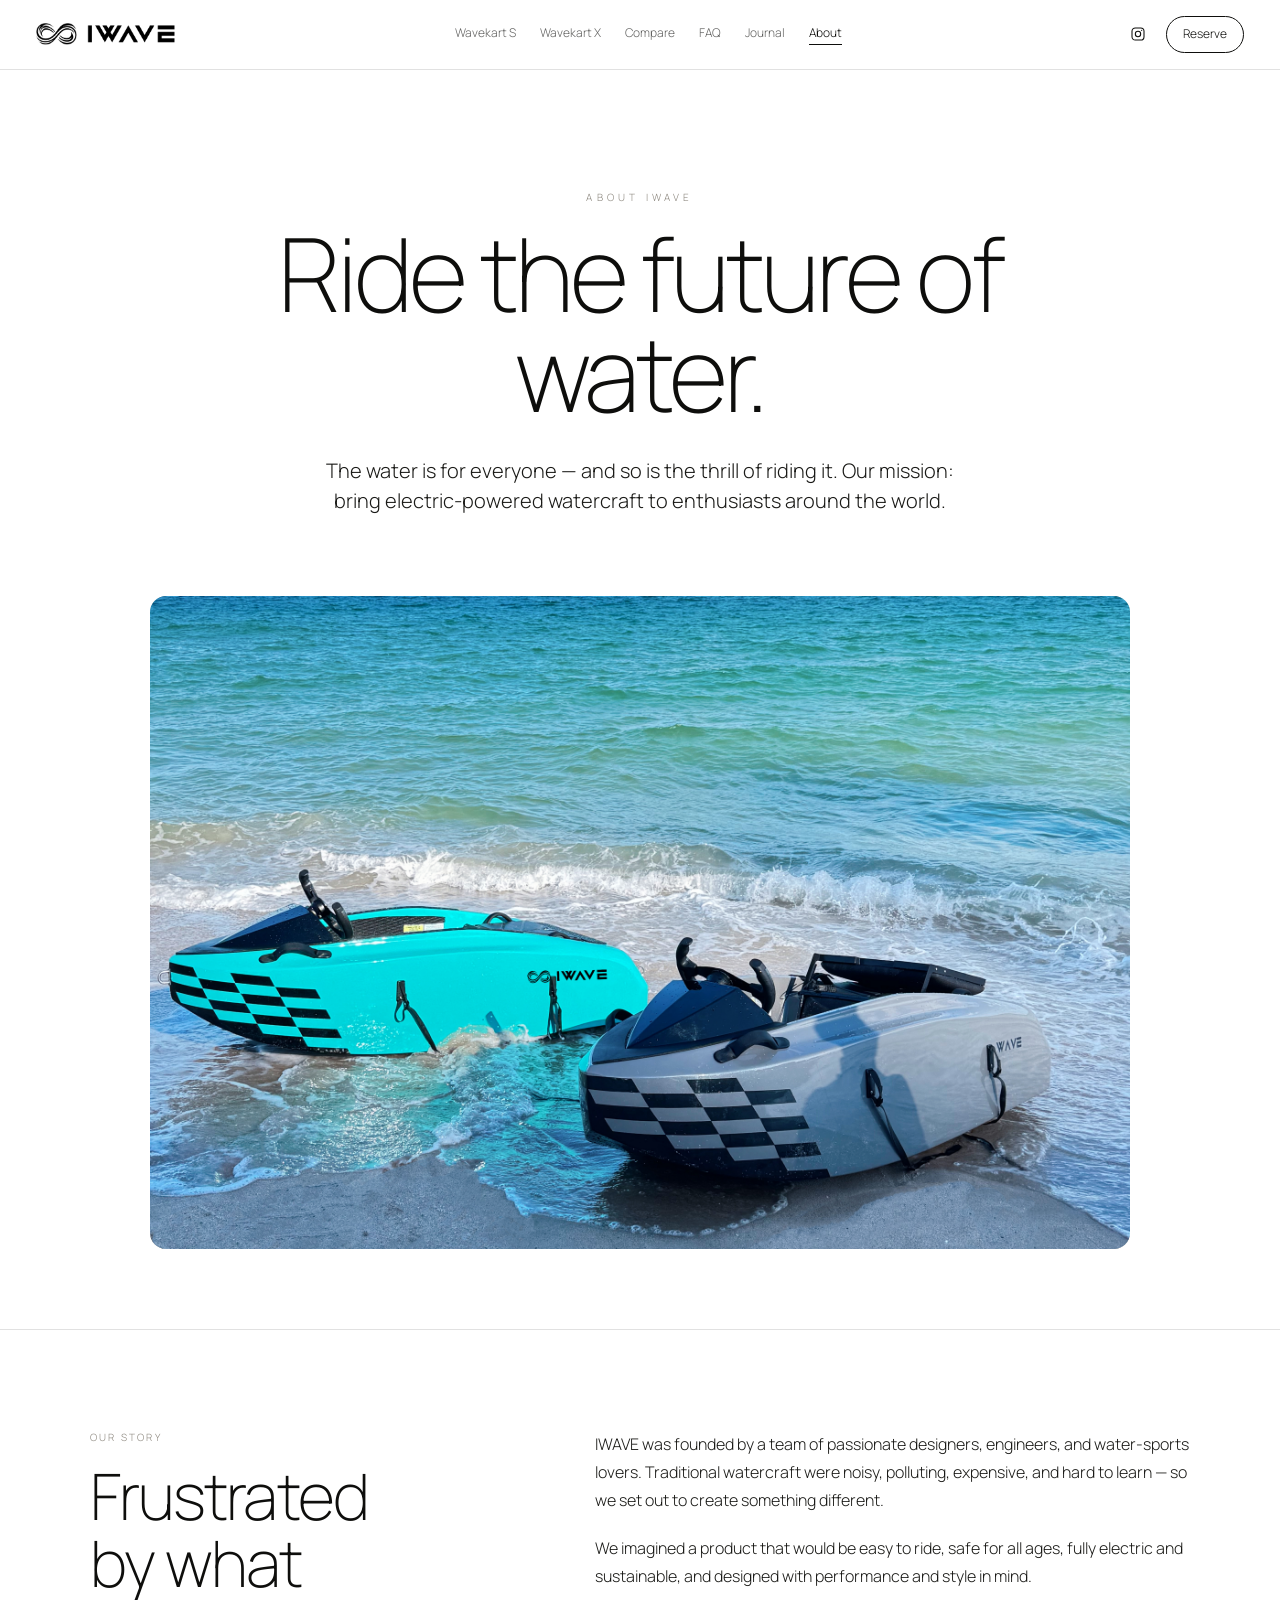
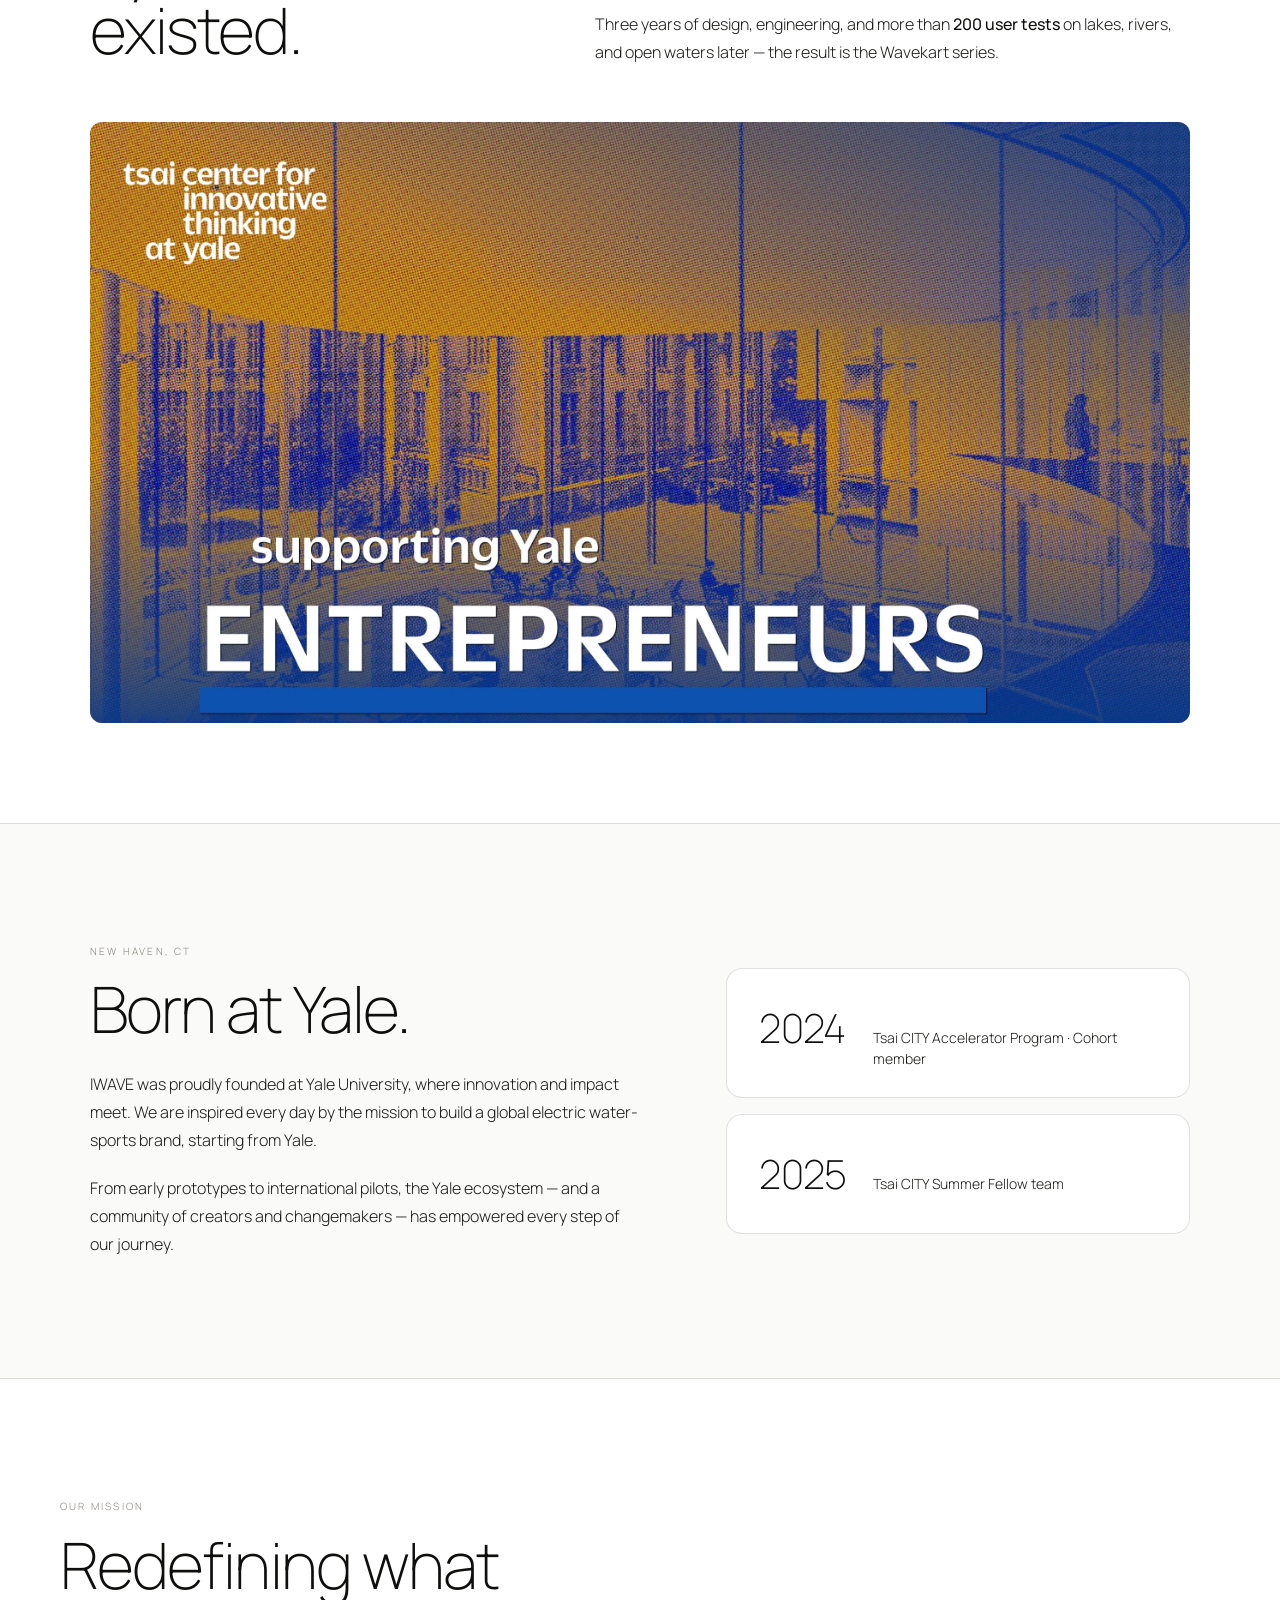
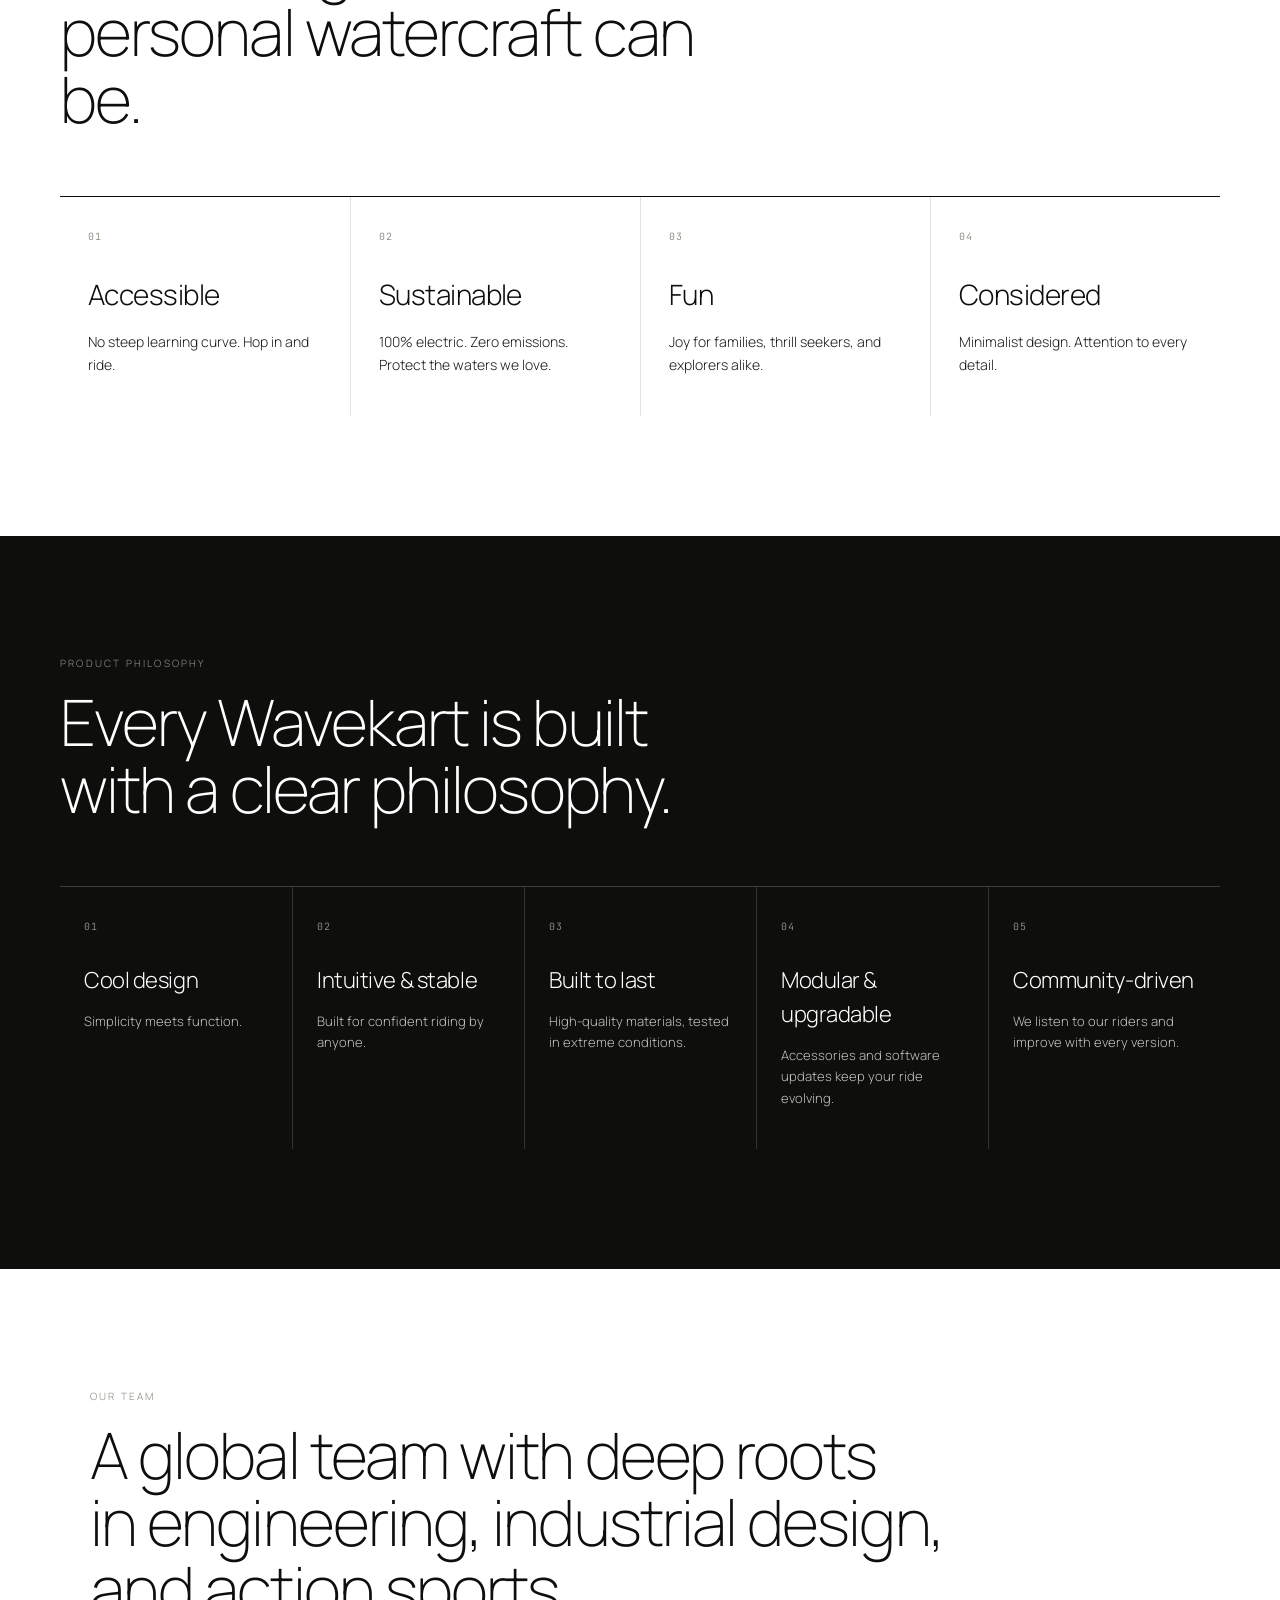
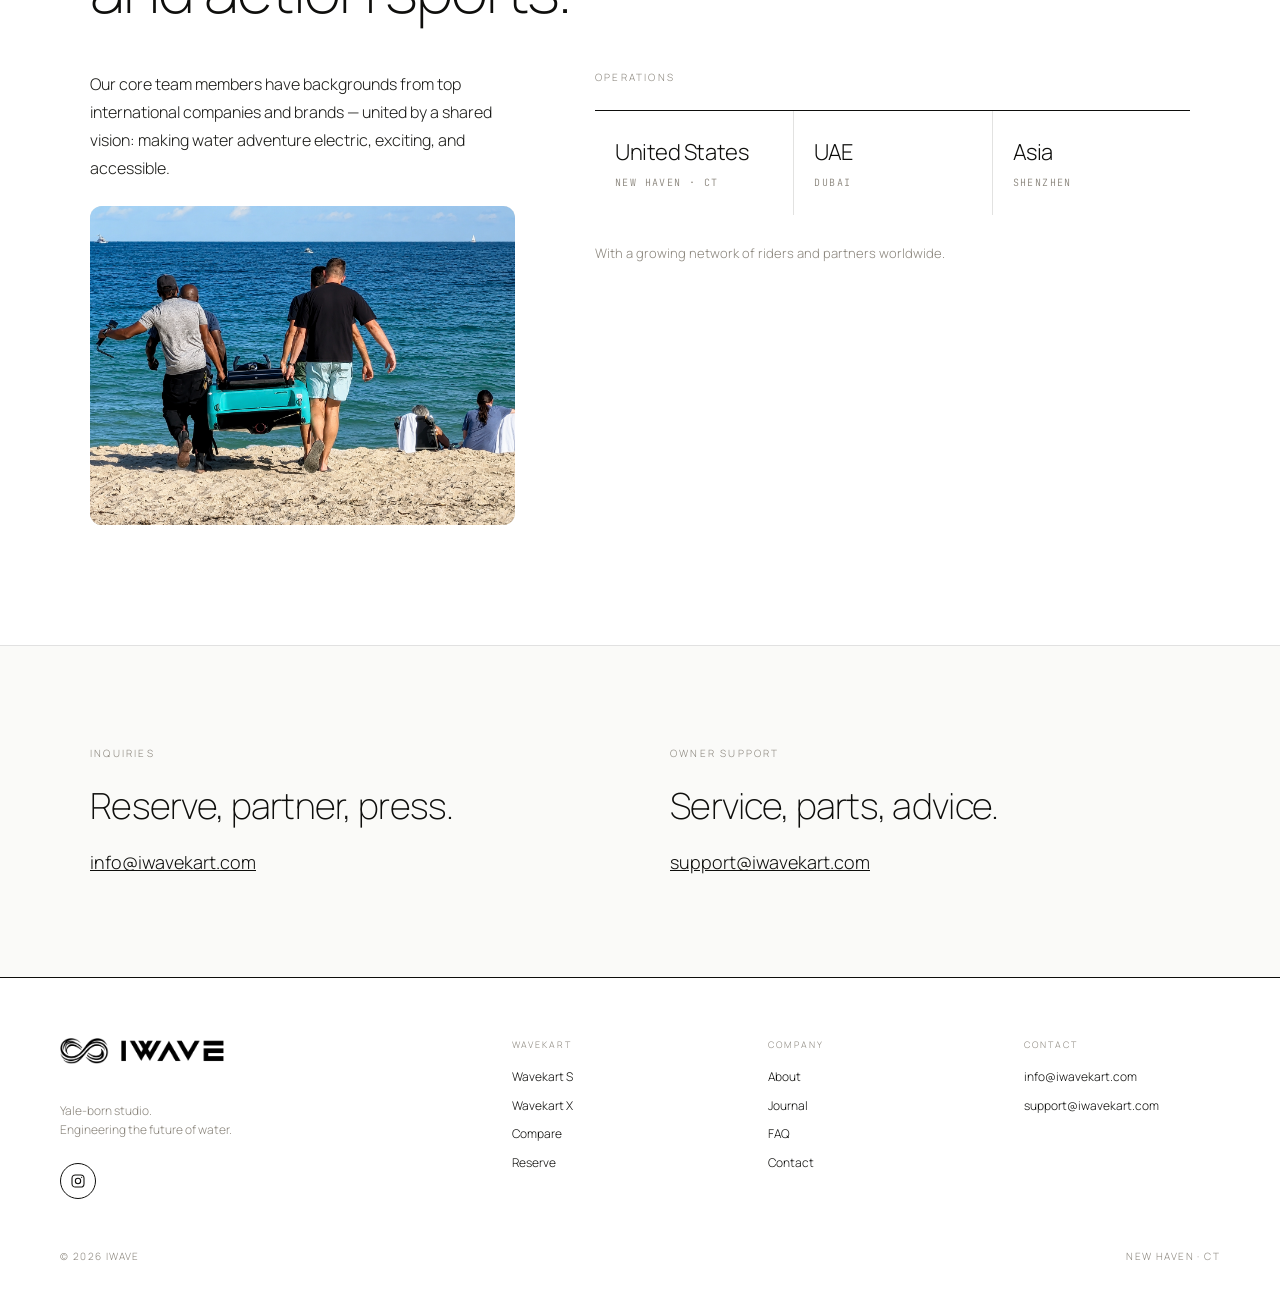
<file: about.html>
<!doctype html>
<html lang="en">
<head>
<meta charset="utf-8">
<title>About iwave — Yale-born studio engineering the future of water.</title>
<meta name="description" content="iwave is a Yale-born studio building the future of electric watercraft.">
<meta name="viewport" content="width=device-width,initial-scale=1">
<link rel="preconnect" href="https://fonts.googleapis.com">
<link rel="preconnect" href="https://fonts.gstatic.com" crossorigin>
<link href="https://fonts.googleapis.com/css2?family=Manrope:wght@200;300;400;500;600&family=Cormorant+Garamond:wght@300;400;500&family=JetBrains+Mono:wght@300;400&display=swap" rel="stylesheet">
<link rel="icon" type="image/jpeg" href="assets/favicon.png">
<link rel="stylesheet" href="styles/shared.css">
<style>
  html,body{margin:0;padding:0;background:#fff;color:var(--ink);font-family:'Manrope',system-ui,sans-serif;font-size:14px;line-height:1.55;}
  *{box-sizing:border-box;}
</style>
</head>
<body class="font-body">
<script>window.PAGE_ACTIVE = 'about';</script>

<!-- HERO -->
<section style="padding:120px 60px 80px;text-align:center;max-width:1100px;margin:0 auto;">
  <div class="tracked-xl" style="font-size:10px;color:var(--warm-grey);margin-bottom:18px;">ABOUT IWAVE</div>
  <h1 class="font-display" style="font-size:clamp(56px,8vw,120px);font-weight:200;letter-spacing:-0.04em;line-height:0.98;margin:0 0 32px;">
    Ride the future of water.
  </h1>
  <p style="font-size:20px;color:var(--ink-2);max-width:640px;margin:0 auto;line-height:1.5;">
    The water is for everyone — and so is the thrill of riding it. Our mission: bring electric-powered watercraft to enthusiasts around the world.
  </p>
</section>

<!-- HERO PHOTO -->
<div style="max-width:1100px;margin:0 auto;padding:0 60px 80px;">
  <div style="position:relative;border-radius:16px;overflow:hidden;">
    <div class="iw-placeholder" style="position:absolute;inset:0;aspect-ratio:4/3;"><div class="iw-placeholder-label">HERO · PHOTO — upload as assets/about/hero.jpg</div></div>
    <img src="assets/about/hero.jpg" alt="Two Wavekarts on the shore"
      style="display:block;width:100%;height:auto;position:relative;">
  </div>
</div>

<!-- OUR STORY -->
<section style="padding:100px 60px;border-top:1px solid var(--hairline);">
  <div style="max-width:1100px;margin:0 auto;display:grid;grid-template-columns:1fr 1.4fr;gap:80px;">
    <div>
      <div class="tracked-md" style="font-size:10px;color:var(--warm-grey);margin-bottom:16px;">OUR STORY</div>
      <h2 class="font-display" style="font-size:clamp(40px,5vw,64px);font-weight:200;letter-spacing:-0.03em;line-height:1.05;margin:0;">
        Frustrated<br>by what existed.
      </h2>
    </div>
    <div style="display:flex;flex-direction:column;gap:20px;">
      <p style="font-size:16px;line-height:1.75;color:var(--ink-2);margin:0;">
        IWAVE was founded by a team of passionate designers, engineers, and water-sports lovers. Traditional watercraft were noisy, polluting, expensive, and hard to learn — so we set out to create something different.
      </p>
      <p style="font-size:16px;line-height:1.75;color:var(--ink-2);margin:0;">
        We imagined a product that would be easy to ride, safe for all ages, fully electric and sustainable, and designed with performance and style in mind.
      </p>
      <p style="font-size:16px;line-height:1.75;color:var(--ink-2);margin:0;">
        Three years of design, engineering, and more than <strong style="font-weight:500;color:var(--ink);">200 user tests</strong> on lakes, rivers, and open waters later — the result is the Wavekart series.
      </p>
    </div>
  </div>
  <div style="max-width:1100px;margin:56px auto 0;">
    <div style="position:relative;border-radius:12px;overflow:hidden;background:#e9e3d8;">
      <div class="iw-placeholder" style="position:absolute;inset:0;"><div class="iw-placeholder-label">STORY · PHOTO — upload as assets/about/story.jpg</div></div>
      <img src="assets/about/story.jpg" alt="iwave story"
        style="display:block;width:100%;height:auto;position:relative;">
    </div>
  </div>
</section>

<!-- YALE -->
<section style="padding:120px 60px;background:#FAFAF8;border-top:1px solid var(--hairline);border-bottom:1px solid var(--hairline);">
  <div style="max-width:1100px;margin:0 auto;display:grid;grid-template-columns:1.2fr 1fr;gap:80px;align-items:center;">
    <div>
      <div class="tracked-md" style="font-size:10px;color:var(--warm-grey);margin-bottom:16px;">NEW HAVEN, CT</div>
      <h2 class="font-display" style="font-size:clamp(40px,5vw,72px);font-weight:200;letter-spacing:-0.03em;line-height:1.05;margin:0 0 28px;">Born at Yale.</h2>
      <p style="font-size:16px;line-height:1.75;color:var(--ink-2);margin:0 0 20px;">
        IWAVE was proudly founded at Yale University, where innovation and impact meet. We are inspired every day by the mission to build a global electric water-sports brand, starting from Yale.
      </p>
      <p style="font-size:16px;line-height:1.75;color:var(--ink-2);margin:0;">
        From early prototypes to international pilots, the Yale ecosystem — and a community of creators and changemakers — has empowered every step of our journey.
      </p>
    </div>
    <div style="display:flex;flex-direction:column;gap:16px;">
      <div style="background:#fff;border:1px solid var(--hairline);border-radius:16px;padding:28px 32px;display:flex;align-items:baseline;gap:24px;">
        <div class="font-display" style="font-size:40px;font-weight:200;letter-spacing:-0.02em;min-width:90px;">2024</div>
        <div style="font-size:14px;color:var(--ink-2);line-height:1.5;">Tsai CITY Accelerator Program · Cohort member</div>
      </div>
      <div style="background:#fff;border:1px solid var(--hairline);border-radius:16px;padding:28px 32px;display:flex;align-items:baseline;gap:24px;">
        <div class="font-display" style="font-size:40px;font-weight:200;letter-spacing:-0.02em;min-width:90px;">2025</div>
        <div style="font-size:14px;color:var(--ink-2);line-height:1.5;">Tsai CITY Summer Fellow team</div>
      </div>
    </div>
  </div>
</section>

<!-- MISSION -->
<section style="padding:120px 60px;">
  <div style="max-width:1300px;margin:0 auto;">
    <div class="tracked-md" style="font-size:10px;color:var(--warm-grey);margin-bottom:16px;">OUR MISSION</div>
    <h2 class="font-display" style="font-size:clamp(40px,5vw,72px);font-weight:200;letter-spacing:-0.03em;line-height:1.05;margin:0 0 64px;max-width:700px;">
      Redefining what<br>personal watercraft can be.
    </h2>
    <div style="display:grid;grid-template-columns:repeat(4,1fr);gap:0;border-top:1px solid var(--ink);">
      <div style="padding:32px 28px 40px;">
        <div class="font-mono tracked-sm" style="font-size:10px;color:var(--warm-grey);margin-bottom:28px;">01</div>
        <h3 class="font-display" style="font-size:28px;font-weight:300;letter-spacing:-0.02em;margin:0 0 14px;">Accessible</h3>
        <p style="font-size:14px;color:var(--ink-2);line-height:1.65;margin:0;">No steep learning curve. Hop in and ride.</p>
      </div>
      <div style="padding:32px 28px 40px;border-left:1px solid var(--hairline);">
        <div class="font-mono tracked-sm" style="font-size:10px;color:var(--warm-grey);margin-bottom:28px;">02</div>
        <h3 class="font-display" style="font-size:28px;font-weight:300;letter-spacing:-0.02em;margin:0 0 14px;">Sustainable</h3>
        <p style="font-size:14px;color:var(--ink-2);line-height:1.65;margin:0;">100% electric. Zero emissions. Protect the waters we love.</p>
      </div>
      <div style="padding:32px 28px 40px;border-left:1px solid var(--hairline);">
        <div class="font-mono tracked-sm" style="font-size:10px;color:var(--warm-grey);margin-bottom:28px;">03</div>
        <h3 class="font-display" style="font-size:28px;font-weight:300;letter-spacing:-0.02em;margin:0 0 14px;">Fun</h3>
        <p style="font-size:14px;color:var(--ink-2);line-height:1.65;margin:0;">Joy for families, thrill seekers, and explorers alike.</p>
      </div>
      <div style="padding:32px 28px 40px;border-left:1px solid var(--hairline);">
        <div class="font-mono tracked-sm" style="font-size:10px;color:var(--warm-grey);margin-bottom:28px;">04</div>
        <h3 class="font-display" style="font-size:28px;font-weight:300;letter-spacing:-0.02em;margin:0 0 14px;">Considered</h3>
        <p style="font-size:14px;color:var(--ink-2);line-height:1.65;margin:0;">Minimalist design. Attention to every detail.</p>
      </div>
    </div>
  </div>
</section>

<!-- PHILOSOPHY -->
<section style="padding:120px 60px;background:var(--ink);color:#fff;">
  <div style="max-width:1300px;margin:0 auto;">
    <div class="tracked-md" style="font-size:10px;opacity:.55;margin-bottom:16px;">PRODUCT PHILOSOPHY</div>
    <h2 class="font-display" style="font-size:clamp(40px,5vw,72px);font-weight:200;letter-spacing:-0.03em;line-height:1.05;margin:0 0 64px;max-width:800px;">
      Every Wavekart is built<br>with a clear philosophy.
    </h2>
    <div style="display:grid;grid-template-columns:repeat(5,1fr);gap:0;border-top:1px solid rgba(255,255,255,.2);">
      <div style="padding:32px 24px 40px;">
        <div class="font-mono tracked-sm" style="font-size:10px;opacity:.55;margin-bottom:28px;">01</div>
        <h3 class="font-display" style="font-size:22px;font-weight:300;letter-spacing:-0.02em;margin:0 0 14px;">Cool design</h3>
        <p style="font-size:13px;opacity:.75;line-height:1.65;margin:0;">Simplicity meets function.</p>
      </div>
      <div style="padding:32px 24px 40px;border-left:1px solid var(--hairline-light);">
        <div class="font-mono tracked-sm" style="font-size:10px;opacity:.55;margin-bottom:28px;">02</div>
        <h3 class="font-display" style="font-size:22px;font-weight:300;letter-spacing:-0.02em;margin:0 0 14px;">Intuitive &amp; stable</h3>
        <p style="font-size:13px;opacity:.75;line-height:1.65;margin:0;">Built for confident riding by anyone.</p>
      </div>
      <div style="padding:32px 24px 40px;border-left:1px solid var(--hairline-light);">
        <div class="font-mono tracked-sm" style="font-size:10px;opacity:.55;margin-bottom:28px;">03</div>
        <h3 class="font-display" style="font-size:22px;font-weight:300;letter-spacing:-0.02em;margin:0 0 14px;">Built to last</h3>
        <p style="font-size:13px;opacity:.75;line-height:1.65;margin:0;">High-quality materials, tested in extreme conditions.</p>
      </div>
      <div style="padding:32px 24px 40px;border-left:1px solid var(--hairline-light);">
        <div class="font-mono tracked-sm" style="font-size:10px;opacity:.55;margin-bottom:28px;">04</div>
        <h3 class="font-display" style="font-size:22px;font-weight:300;letter-spacing:-0.02em;margin:0 0 14px;">Modular &amp; upgradable</h3>
        <p style="font-size:13px;opacity:.75;line-height:1.65;margin:0;">Accessories and software updates keep your ride evolving.</p>
      </div>
      <div style="padding:32px 24px 40px;border-left:1px solid var(--hairline-light);">
        <div class="font-mono tracked-sm" style="font-size:10px;opacity:.55;margin-bottom:28px;">05</div>
        <h3 class="font-display" style="font-size:22px;font-weight:300;letter-spacing:-0.02em;margin:0 0 14px;">Community-driven</h3>
        <p style="font-size:13px;opacity:.75;line-height:1.65;margin:0;">We listen to our riders and improve with every version.</p>
      </div>
    </div>
  </div>
</section>

<!-- TEAM -->
<section style="padding:120px 60px;border-bottom:1px solid var(--hairline);">
  <div style="max-width:1100px;margin:0 auto;">
    <div class="tracked-md" style="font-size:10px;color:var(--warm-grey);margin-bottom:16px;">OUR TEAM</div>
    <h2 class="font-display" style="font-size:clamp(40px,5vw,72px);font-weight:200;letter-spacing:-0.03em;line-height:1.05;margin:0 0 48px;max-width:900px;">
      A global team with deep roots<br>in engineering, industrial design,<br>and action sports.
    </h2>
    <div style="display:grid;grid-template-columns:1fr 1.4fr;gap:80px;">
      <div style="display:flex;flex-direction:column;gap:24px;">
        <p style="font-size:16px;line-height:1.75;color:var(--ink-2);margin:0;">
          Our core team members have backgrounds from top international companies and brands — united by a shared vision: making water adventure electric, exciting, and accessible.
        </p>
        <div style="position:relative;aspect-ratio:4/3;border-radius:12px;overflow:hidden;">
          <div class="iw-placeholder" style="position:absolute;inset:0;"><div class="iw-placeholder-label">TEAM · PHOTO — assets/about/team.jpg</div></div>
          <img src="assets/about/team.jpg" alt="iwave team"
            style="position:absolute;inset:0;width:100%;height:100%;object-fit:cover;">
        </div>
      </div>
      <div>
        <div class="tracked-md" style="font-size:10px;color:var(--warm-grey);margin-bottom:24px;">OPERATIONS</div>
        <div style="display:grid;grid-template-columns:repeat(3,1fr);gap:0;border-top:1px solid var(--ink);">
          <div style="padding:24px 20px;">
            <div class="font-display" style="font-size:22px;font-weight:300;letter-spacing:-0.02em;margin:0 0 6px;">United States</div>
            <div class="font-mono tracked-sm" style="font-size:10px;color:var(--warm-grey);">New Haven · CT</div>
          </div>
          <div style="padding:24px 20px;border-left:1px solid var(--hairline);">
            <div class="font-display" style="font-size:22px;font-weight:300;letter-spacing:-0.02em;margin:0 0 6px;">UAE</div>
            <div class="font-mono tracked-sm" style="font-size:10px;color:var(--warm-grey);">Dubai</div>
          </div>
          <div style="padding:24px 20px;border-left:1px solid var(--hairline);">
            <div class="font-display" style="font-size:22px;font-weight:300;letter-spacing:-0.02em;margin:0 0 6px;">Asia</div>
            <div class="font-mono tracked-sm" style="font-size:10px;color:var(--warm-grey);">Shenzhen</div>
          </div>
        </div>
        <p style="font-size:13px;color:var(--warm-grey);margin-top:28px;line-height:1.6;">
          With a growing network of riders and partners worldwide.
        </p>
      </div>
    </div>
  </div>
</section>

<!-- CONTACT -->
<section style="padding:100px 60px;background:#FAFAF8;">
  <div style="max-width:1100px;margin:0 auto;display:grid;grid-template-columns:1fr 1fr;gap:60px;">
    <div>
      <div class="tracked-md" style="font-size:10px;color:var(--warm-grey);margin-bottom:16px;">INQUIRIES</div>
      <h2 class="font-display" style="font-size:36px;font-weight:200;letter-spacing:-0.02em;margin:0 0 16px;">Reserve, partner, press.</h2>
      <a href="mailto:info@iwavekart.com?subject=Wavekart%20Inquiry" style="font-size:18px;color:var(--ink);">info@iwavekart.com</a>
    </div>
    <div>
      <div class="tracked-md" style="font-size:10px;color:var(--warm-grey);margin-bottom:16px;">OWNER SUPPORT</div>
      <h2 class="font-display" style="font-size:36px;font-weight:200;letter-spacing:-0.02em;margin:0 0 16px;">Service, parts, advice.</h2>
      <a href="mailto:support@iwavekart.com?subject=Wavekart%20Support" style="font-size:18px;color:var(--ink);">support@iwavekart.com</a>
    </div>
  </div>
</section>

<script src="shared.js" defer></script>
</body>
</html>
</file>
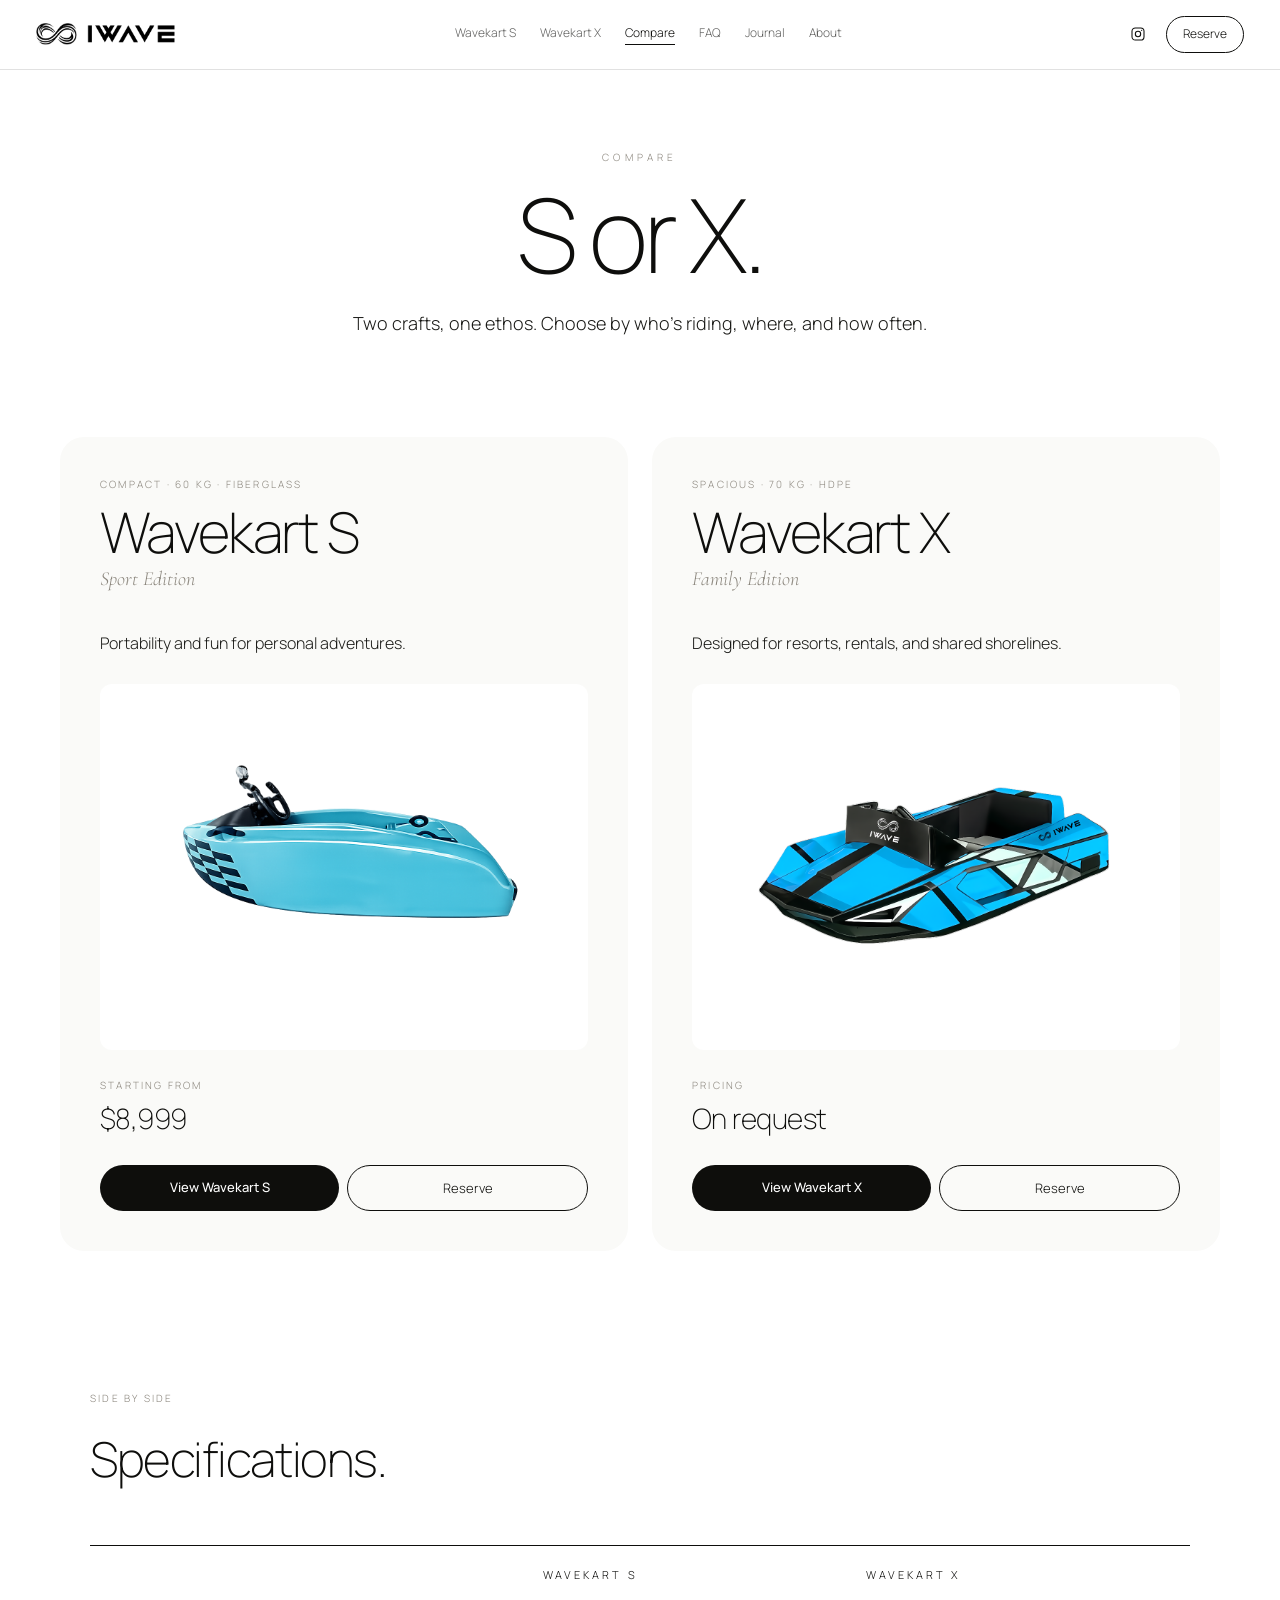
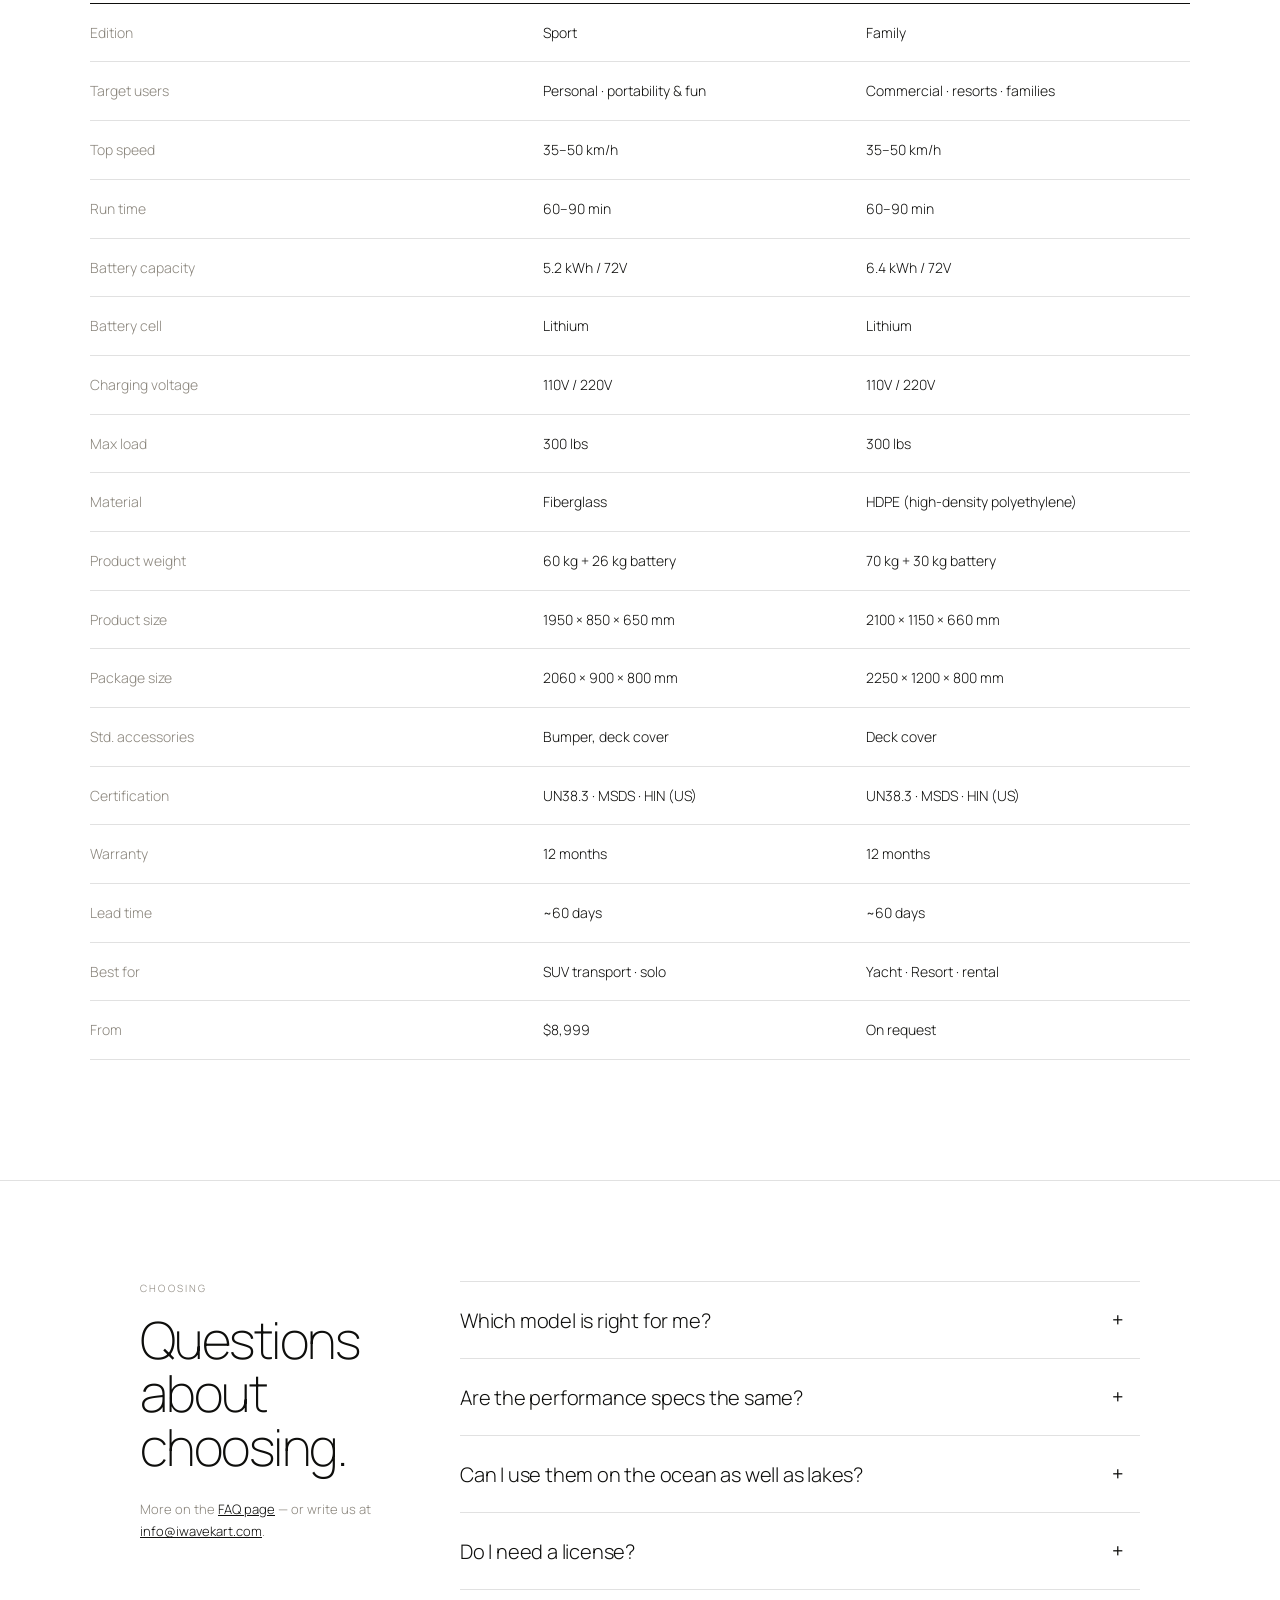
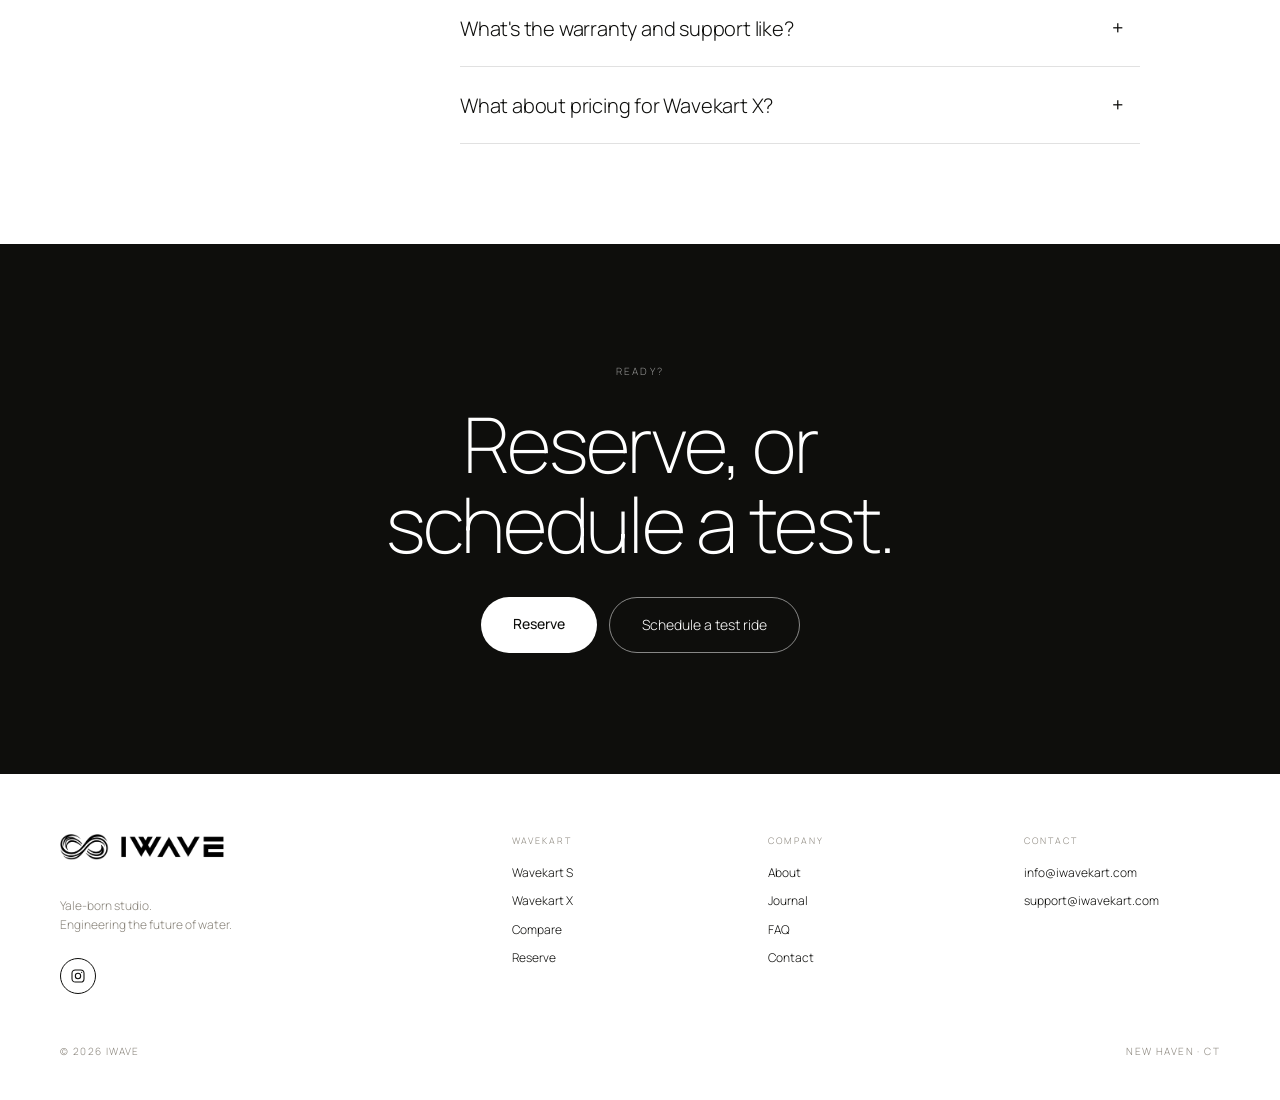
<file: compare.html>
<!doctype html>
<html lang="en">
<head>
<meta charset="utf-8">
<title>Compare Wavekart S &amp; X | iwave Wavekart</title>
<meta name="description" content="Compare the Wavekart S and Wavekart X — side-by-side specs, features, and pricing.">
<meta name="viewport" content="width=device-width,initial-scale=1">
<link rel="preconnect" href="https://fonts.googleapis.com">
<link rel="preconnect" href="https://fonts.gstatic.com" crossorigin>
<link href="https://fonts.googleapis.com/css2?family=Manrope:wght@200;300;400;500;600&family=Cormorant+Garamond:wght@300;400;500&family=JetBrains+Mono:wght@300;400&display=swap" rel="stylesheet">
<link rel="icon" type="image/jpeg" href="assets/favicon.png">
<link rel="stylesheet" href="styles/shared.css">
<style>
  html,body{margin:0;padding:0;background:#fff;color:var(--ink);font-family:'Manrope',system-ui,sans-serif;font-size:14px;line-height:1.55;}
  *{box-sizing:border-box;}
  .faq-item{border-top:1px solid var(--hairline);}
  .faq-q{display:flex;align-items:center;justify-content:space-between;width:100%;padding:24px 0;background:transparent;border:0;cursor:pointer;font-family:inherit;color:var(--ink);text-align:left;}
  .faq-a{font-size:15px;color:var(--ink-2);line-height:1.75;max-width:760px;}
  .faq-a p{margin:0 0 12px;}
</style>
</head>
<body class="font-body">
<script>window.PAGE_ACTIVE = 'compare';</script>

<!-- HERO -->
<section style="padding:80px 60px 40px;text-align:center;">
  <div class="tracked-xl" style="font-size:10px;color:var(--warm-grey);margin-bottom:18px;">COMPARE</div>
  <h1 class="font-display" style="font-size:clamp(56px,8vw,120px);font-weight:200;letter-spacing:-0.04em;line-height:1;margin:0 0 24px;">S or X.</h1>
  <p style="font-size:18px;color:var(--ink-2);max-width:580px;margin:0 auto;line-height:1.5;">
    Two crafts, one ethos. Choose by who's riding, where, and how often.
  </p>
</section>

<!-- TWO CARDS -->
<section style="padding:60px;max-width:1300px;margin:0 auto;">
  <div style="display:grid;grid-template-columns:1fr 1fr;gap:24px;">
    <!-- S Card -->
    <div style="background:#FAFAF8;border-radius:24px;padding:40px;display:flex;flex-direction:column;">
      <div class="tracked-md" style="font-size:10px;color:var(--warm-grey);margin-bottom:12px;">COMPACT · 60 KG · FIBERGLASS</div>
      <h2 class="font-display" style="font-size:56px;font-weight:200;letter-spacing:-0.03em;margin:0 0 4px;line-height:1;">Wavekart S</h2>
      <div class="font-serif" style="font-size:20px;font-style:italic;color:var(--warm-grey);margin-bottom:20px;">Sport Edition</div>
      <p style="color:var(--ink-2);margin-bottom:28px;font-size:16px;line-height:1.55;">Portability and fun for personal adventures.</p>
      <div style="aspect-ratio:4/3;background:#fff;border-radius:12px;margin-bottom:28px;position:relative;overflow:hidden;">
        <img src="assets/wavekart/s-blue.png" alt="Wavekart S"
          style="position:absolute;inset:0;width:100%;height:100%;object-fit:contain;">
      </div>
      <div class="tracked-md" style="font-size:10px;color:var(--warm-grey);margin-bottom:4px;">STARTING FROM</div>
      <div class="font-display" style="font-size:28px;font-weight:200;margin-bottom:24px;">$8,999</div>
      <div style="display:flex;gap:8px;margin-top:auto;">
        <a href="wavekart-s.html" style="flex:1;text-align:center;padding:12px 16px;border-radius:999px;background:var(--ink);color:#fff;text-decoration:none;font-size:13px;font-weight:500;">View Wavekart S</a>
        <a href="mailto:info@iwavekart.com?subject=Reserve%20Wavekart%20S" style="flex:1;text-align:center;padding:12px 16px;border-radius:999px;border:1px solid var(--ink);color:var(--ink);text-decoration:none;font-size:13px;">Reserve</a>
      </div>
    </div>
    <!-- X Card -->
    <div style="background:#FAFAF8;border-radius:24px;padding:40px;display:flex;flex-direction:column;">
      <div class="tracked-md" style="font-size:10px;color:var(--warm-grey);margin-bottom:12px;">SPACIOUS · 70 KG · HDPE</div>
      <h2 class="font-display" style="font-size:56px;font-weight:200;letter-spacing:-0.03em;margin:0 0 4px;line-height:1;">Wavekart X</h2>
      <div class="font-serif" style="font-size:20px;font-style:italic;color:var(--warm-grey);margin-bottom:20px;">Family Edition</div>
      <p style="color:var(--ink-2);margin-bottom:28px;font-size:16px;line-height:1.55;">Designed for resorts, rentals, and shared shorelines.</p>
      <div style="aspect-ratio:4/3;background:#fff;border-radius:12px;margin-bottom:28px;position:relative;overflow:hidden;">
        <img src="assets/wavekart/x-blue.png" alt="Wavekart X"
          style="position:absolute;inset:0;width:100%;height:100%;object-fit:contain;">
      </div>
      <div class="tracked-md" style="font-size:10px;color:var(--warm-grey);margin-bottom:4px;">PRICING</div>
      <div class="font-display" style="font-size:28px;font-weight:200;margin-bottom:24px;">On request</div>
      <div style="display:flex;gap:8px;margin-top:auto;">
        <a href="wavekart-x.html" style="flex:1;text-align:center;padding:12px 16px;border-radius:999px;background:var(--ink);color:#fff;text-decoration:none;font-size:13px;font-weight:500;">View Wavekart X</a>
        <a href="mailto:info@iwavekart.com?subject=Reserve%20Wavekart%20X" style="flex:1;text-align:center;padding:12px 16px;border-radius:999px;border:1px solid var(--ink);color:var(--ink);text-decoration:none;font-size:13px;">Reserve</a>
      </div>
    </div>
  </div>
</section>

<!-- SPEC TABLE -->
<section style="padding:80px 60px 120px;">
  <div style="max-width:1100px;margin:0 auto;">
    <div class="tracked-md" style="font-size:10px;color:var(--warm-grey);margin-bottom:16px;">SIDE BY SIDE</div>
    <h2 class="font-display" style="font-size:clamp(32px,4vw,48px);font-weight:200;letter-spacing:-0.03em;margin:0 0 48px;">Specifications.</h2>
    <div class="iw-compare-table">
    <div style="border-top:1px solid var(--ink);">
      <div style="display:grid;grid-template-columns:1.4fr 1fr 1fr;padding:20px 0;border-bottom:1px solid var(--ink);" class="tracked-md">
        <div style="font-size:10px;color:var(--warm-grey);"></div>
        <div style="font-size:11px;">WAVEKART S</div>
        <div style="font-size:11px;">WAVEKART X</div>
      </div>
      <div style="display:grid;grid-template-columns:1.4fr 1fr 1fr;padding:18px 0;border-bottom:1px solid var(--hairline);font-size:14px;"><div style="color:var(--warm-grey);">Edition</div><div>Sport</div><div>Family</div></div>
      <div style="display:grid;grid-template-columns:1.4fr 1fr 1fr;padding:18px 0;border-bottom:1px solid var(--hairline);font-size:14px;"><div style="color:var(--warm-grey);">Target users</div><div>Personal · portability &amp; fun</div><div>Commercial · resorts · families</div></div>
      <div style="display:grid;grid-template-columns:1.4fr 1fr 1fr;padding:18px 0;border-bottom:1px solid var(--hairline);font-size:14px;"><div style="color:var(--warm-grey);">Top speed</div><div>35–50 km/h</div><div>35–50 km/h</div></div>
      <div style="display:grid;grid-template-columns:1.4fr 1fr 1fr;padding:18px 0;border-bottom:1px solid var(--hairline);font-size:14px;"><div style="color:var(--warm-grey);">Run time</div><div>60–90 min</div><div>60–90 min</div></div>
      <div style="display:grid;grid-template-columns:1.4fr 1fr 1fr;padding:18px 0;border-bottom:1px solid var(--hairline);font-size:14px;"><div style="color:var(--warm-grey);">Battery capacity</div><div>5.2 kWh / 72V</div><div>6.4 kWh / 72V</div></div>
      <div style="display:grid;grid-template-columns:1.4fr 1fr 1fr;padding:18px 0;border-bottom:1px solid var(--hairline);font-size:14px;"><div style="color:var(--warm-grey);">Battery cell</div><div>Lithium</div><div>Lithium</div></div>
      <div style="display:grid;grid-template-columns:1.4fr 1fr 1fr;padding:18px 0;border-bottom:1px solid var(--hairline);font-size:14px;"><div style="color:var(--warm-grey);">Charging voltage</div><div>110V / 220V</div><div>110V / 220V</div></div>
      <div style="display:grid;grid-template-columns:1.4fr 1fr 1fr;padding:18px 0;border-bottom:1px solid var(--hairline);font-size:14px;"><div style="color:var(--warm-grey);">Max load</div><div>300 lbs</div><div>300 lbs</div></div>
      <div style="display:grid;grid-template-columns:1.4fr 1fr 1fr;padding:18px 0;border-bottom:1px solid var(--hairline);font-size:14px;"><div style="color:var(--warm-grey);">Material</div><div>Fiberglass</div><div>HDPE (high-density polyethylene)</div></div>
      <div style="display:grid;grid-template-columns:1.4fr 1fr 1fr;padding:18px 0;border-bottom:1px solid var(--hairline);font-size:14px;"><div style="color:var(--warm-grey);">Product weight</div><div>60 kg + 26 kg battery</div><div>70 kg + 30 kg battery</div></div>
      <div style="display:grid;grid-template-columns:1.4fr 1fr 1fr;padding:18px 0;border-bottom:1px solid var(--hairline);font-size:14px;"><div style="color:var(--warm-grey);">Product size</div><div>1950 × 850 × 650 mm</div><div>2100 × 1150 × 660 mm</div></div>
      <div style="display:grid;grid-template-columns:1.4fr 1fr 1fr;padding:18px 0;border-bottom:1px solid var(--hairline);font-size:14px;"><div style="color:var(--warm-grey);">Package size</div><div>2060 × 900 × 800 mm</div><div>2250 × 1200 × 800 mm</div></div>
      <div style="display:grid;grid-template-columns:1.4fr 1fr 1fr;padding:18px 0;border-bottom:1px solid var(--hairline);font-size:14px;"><div style="color:var(--warm-grey);">Std. accessories</div><div>Bumper, deck cover</div><div>Deck cover</div></div>
      <div style="display:grid;grid-template-columns:1.4fr 1fr 1fr;padding:18px 0;border-bottom:1px solid var(--hairline);font-size:14px;"><div style="color:var(--warm-grey);">Certification</div><div>UN38.3 · MSDS · HIN (US)</div><div>UN38.3 · MSDS · HIN (US)</div></div>
      <div style="display:grid;grid-template-columns:1.4fr 1fr 1fr;padding:18px 0;border-bottom:1px solid var(--hairline);font-size:14px;"><div style="color:var(--warm-grey);">Warranty</div><div>12 months</div><div>12 months</div></div>
      <div style="display:grid;grid-template-columns:1.4fr 1fr 1fr;padding:18px 0;border-bottom:1px solid var(--hairline);font-size:14px;"><div style="color:var(--warm-grey);">Lead time</div><div>~60 days</div><div>~60 days</div></div>
      <div style="display:grid;grid-template-columns:1.4fr 1fr 1fr;padding:18px 0;border-bottom:1px solid var(--hairline);font-size:14px;"><div style="color:var(--warm-grey);">Best for</div><div>SUV transport · solo</div><div>Yacht · Resort · rental</div></div>
      <div style="display:grid;grid-template-columns:1.4fr 1fr 1fr;padding:18px 0;border-bottom:1px solid var(--hairline);font-size:14px;"><div style="color:var(--warm-grey);">From</div><div>$8,999</div><div>On request</div></div>
    </div>
    </div>
  </div>
</section>

<!-- FAQ -->
<section style="padding:100px 60px;border-top:1px solid var(--hairline);">
  <div style="max-width:1000px;margin:0 auto;display:grid;grid-template-columns:260px 1fr;gap:60px;">
    <div>
      <div class="tracked-md" style="font-size:10px;color:var(--warm-grey);margin-bottom:16px;">CHOOSING</div>
      <h2 class="font-display" style="font-size:clamp(36px,4vw,56px);font-weight:200;letter-spacing:-0.03em;line-height:1.05;margin:0 0 24px;">
        Questions<br>about choosing.
      </h2>
      <p style="font-size:13px;color:var(--warm-grey);line-height:1.7;margin:0;">
        More on the <a href="faq.html" style="color:var(--ink);">FAQ page</a> — or write us at <a href="mailto:info@iwavekart.com" style="color:var(--ink);">info@iwavekart.com</a>.
      </p>
    </div>
    <div>
      <div class="faq-item">
        <button class="faq-q">
          <span class="font-display" style="font-size:20px;font-weight:300;letter-spacing:-0.01em;padding-right:24px;">Which model is right for me?</span>
          <span class="faq-icon" style="width:28px;height:28px;flex:0 0 28px;position:relative;font-size:20px;color:var(--ink);">+</span>
        </button>
        <div class="faq-a">
          <p>Both deliver the same signature Wavekart experience — fast, fun, and intuitive. The difference is size, material, and use case.</p>
          <p><strong style="color:var(--ink);font-weight:500;">Wavekart S</strong> — compact, lightweight fiberglass body. Sleek, premium, and SUV-friendly. Ideal for private owners and luxury resorts.</p>
          <p><strong style="color:var(--ink);font-weight:500;">Wavekart X</strong> — larger and roomier, built with HDPE. Highly durable and impact-resistant. Perfect for rental operations, hotels, and family use.</p>
        </div>
      </div>
      <div class="faq-item">
        <button class="faq-q">
          <span class="font-display" style="font-size:20px;font-weight:300;letter-spacing:-0.01em;padding-right:24px;">Are the performance specs the same?</span>
          <span class="faq-icon" style="width:28px;height:28px;flex:0 0 28px;position:relative;font-size:20px;color:var(--ink);">+</span>
        </button>
        <div class="faq-a">
          <p>Yes. Both models share the same core performance — 35–50 km/h top speed, 60–90 minutes of run time, and the same silent electric jet drive. The X carries a larger 6.4 kWh battery for higher-duty cycles.</p>
        </div>
      </div>
      <div class="faq-item">
        <button class="faq-q">
          <span class="font-display" style="font-size:20px;font-weight:300;letter-spacing:-0.01em;padding-right:24px;">Can I use them on the ocean as well as lakes?</span>
          <span class="faq-icon" style="width:28px;height:28px;flex:0 0 28px;position:relative;font-size:20px;color:var(--ink);">+</span>
        </button>
        <div class="faq-a">
          <p>Both are rated for fresh and salt water. The X's HDPE hull is particularly forgiving on shared shorelines and against the dings of busy marinas.</p>
        </div>
      </div>
      <div class="faq-item">
        <button class="faq-q">
          <span class="font-display" style="font-size:20px;font-weight:300;letter-spacing:-0.01em;padding-right:24px;">Do I need a license?</span>
          <span class="faq-icon" style="width:28px;height:28px;flex:0 0 28px;position:relative;font-size:20px;color:var(--ink);">+</span>
        </button>
        <div class="faq-a">
          <p>In most regions, no special license is required. Each Wavekart ships with a Hull Identification Number (HIN) for U.S. registration. Please check local regulations.</p>
        </div>
      </div>
      <div class="faq-item">
        <button class="faq-q">
          <span class="font-display" style="font-size:20px;font-weight:300;letter-spacing:-0.01em;padding-right:24px;">What's the warranty and support like?</span>
          <span class="faq-icon" style="width:28px;height:28px;flex:0 0 28px;position:relative;font-size:20px;color:var(--ink);">+</span>
        </button>
        <div class="faq-a">
          <p>Both come with a 12-month standard warranty. We ship replacement parts free of charge during the warranty period, and continue supplying parts at fair prices afterward.</p>
        </div>
      </div>
      <div class="faq-item">
        <button class="faq-q">
          <span class="font-display" style="font-size:20px;font-weight:300;letter-spacing:-0.01em;padding-right:24px;">What about pricing for Wavekart X?</span>
          <span class="faq-icon" style="width:28px;height:28px;flex:0 0 28px;position:relative;font-size:20px;color:var(--ink);">+</span>
        </button>
        <div class="faq-a">
          <p>Wavekart X pricing is provided on request, since most orders involve fleet quantities, branding, or commercial customization.</p>
          <p>For a quote, email <a href="mailto:info@iwavekart.com" style="color:var(--ink);">info@iwavekart.com</a>.</p>
        </div>
      </div>
      <div style="border-top:1px solid var(--hairline);"></div>
    </div>
  </div>
</section>

<!-- CTA BAND -->
<section style="padding:120px 60px;background:var(--ink);color:#fff;text-align:center;">
  <div class="tracked-md" style="font-size:10px;opacity:.55;margin-bottom:24px;">READY?</div>
  <h2 class="font-display" style="font-size:clamp(40px,6vw,88px);font-weight:200;letter-spacing:-0.03em;line-height:1.05;margin:0 0 32px;">
    Reserve, or<br>schedule a test.
  </h2>
  <div style="display:flex;justify-content:center;gap:12px;flex-wrap:wrap;">
    <a href="mailto:info@iwavekart.com?subject=Reserve%20a%20Wavekart" style="display:inline-block;padding:16px 32px;border-radius:999px;background:#fff;color:var(--ink);font-family:inherit;font-size:14px;font-weight:500;text-decoration:none;">Reserve</a>
    <a href="mailto:info@iwavekart.com?subject=Schedule%20a%20Wavekart%20test%20ride" style="display:inline-block;padding:16px 32px;border-radius:999px;background:transparent;color:#fff;border:1px solid rgba(255,255,255,.5);font-family:inherit;font-size:14px;text-decoration:none;">Schedule a test ride</a>
  </div>
</section>

<script src="shared.js" defer></script>
</body>
</html>
</file>
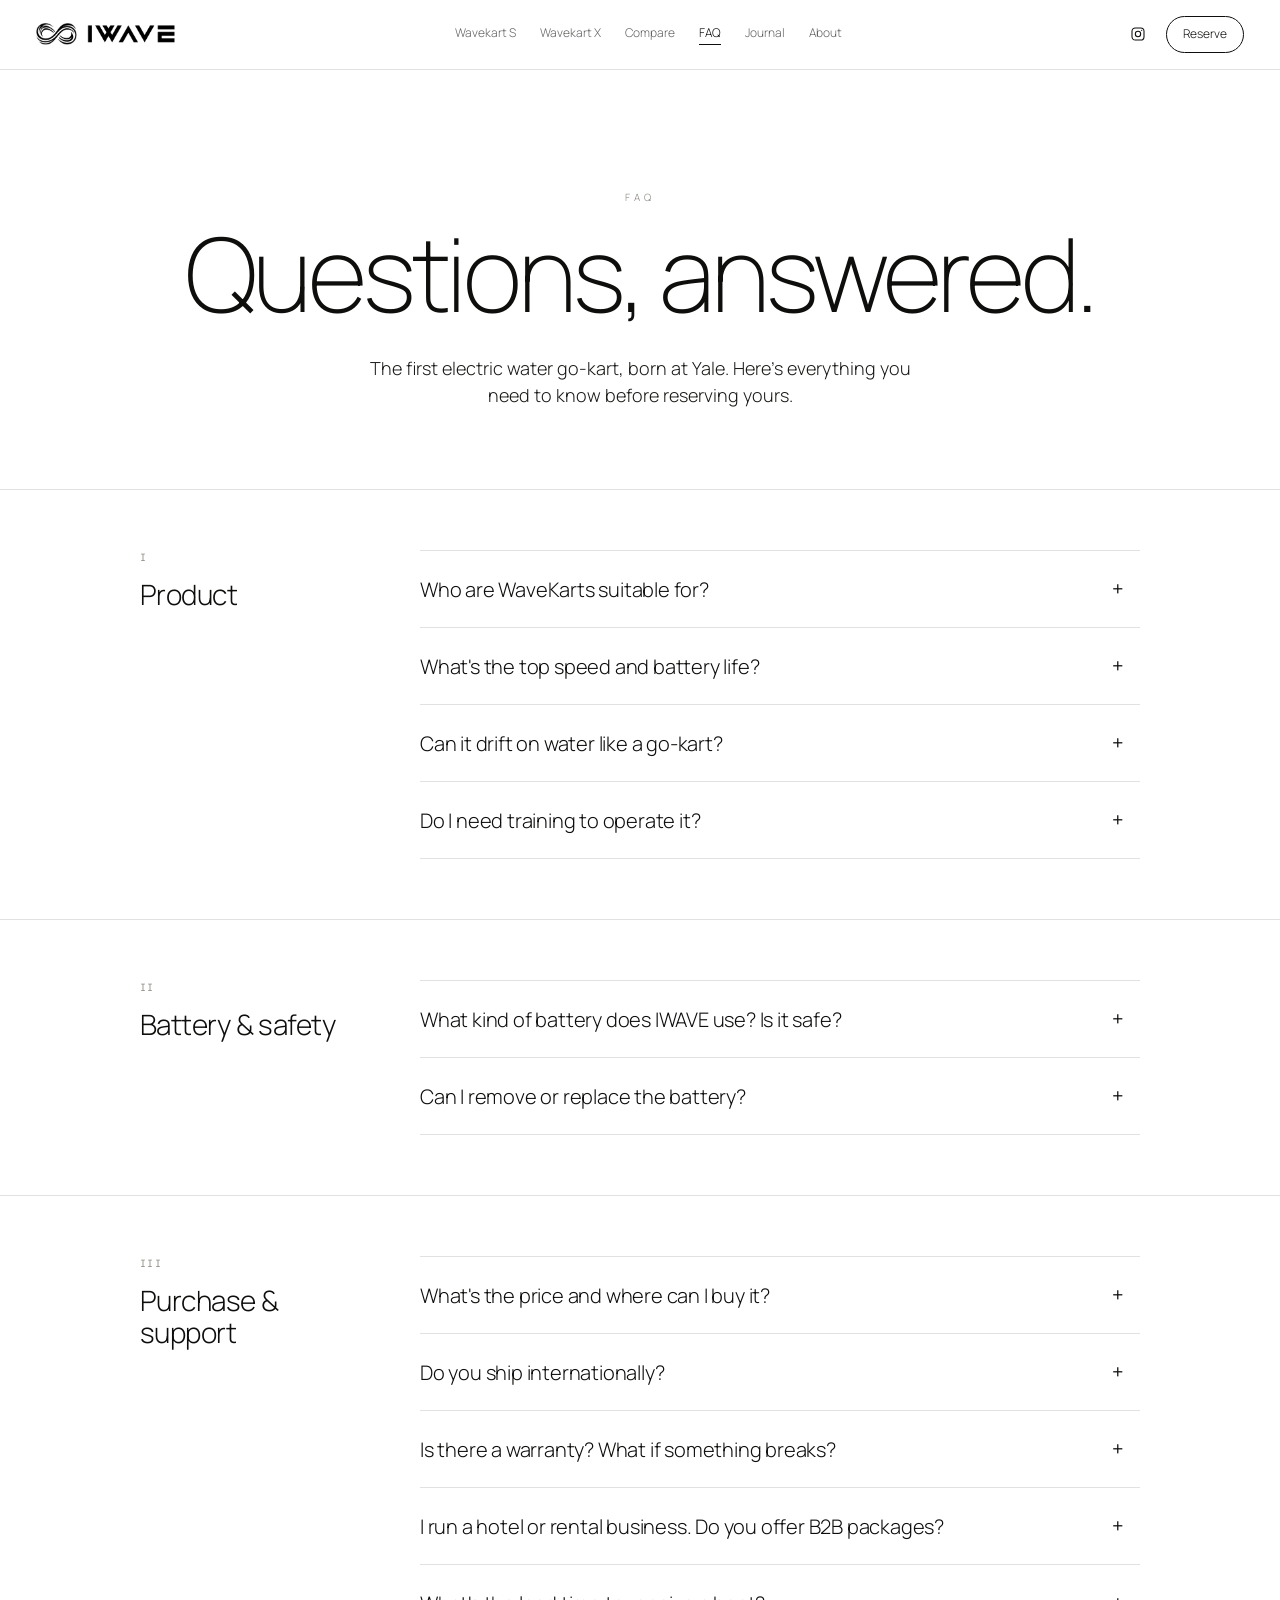
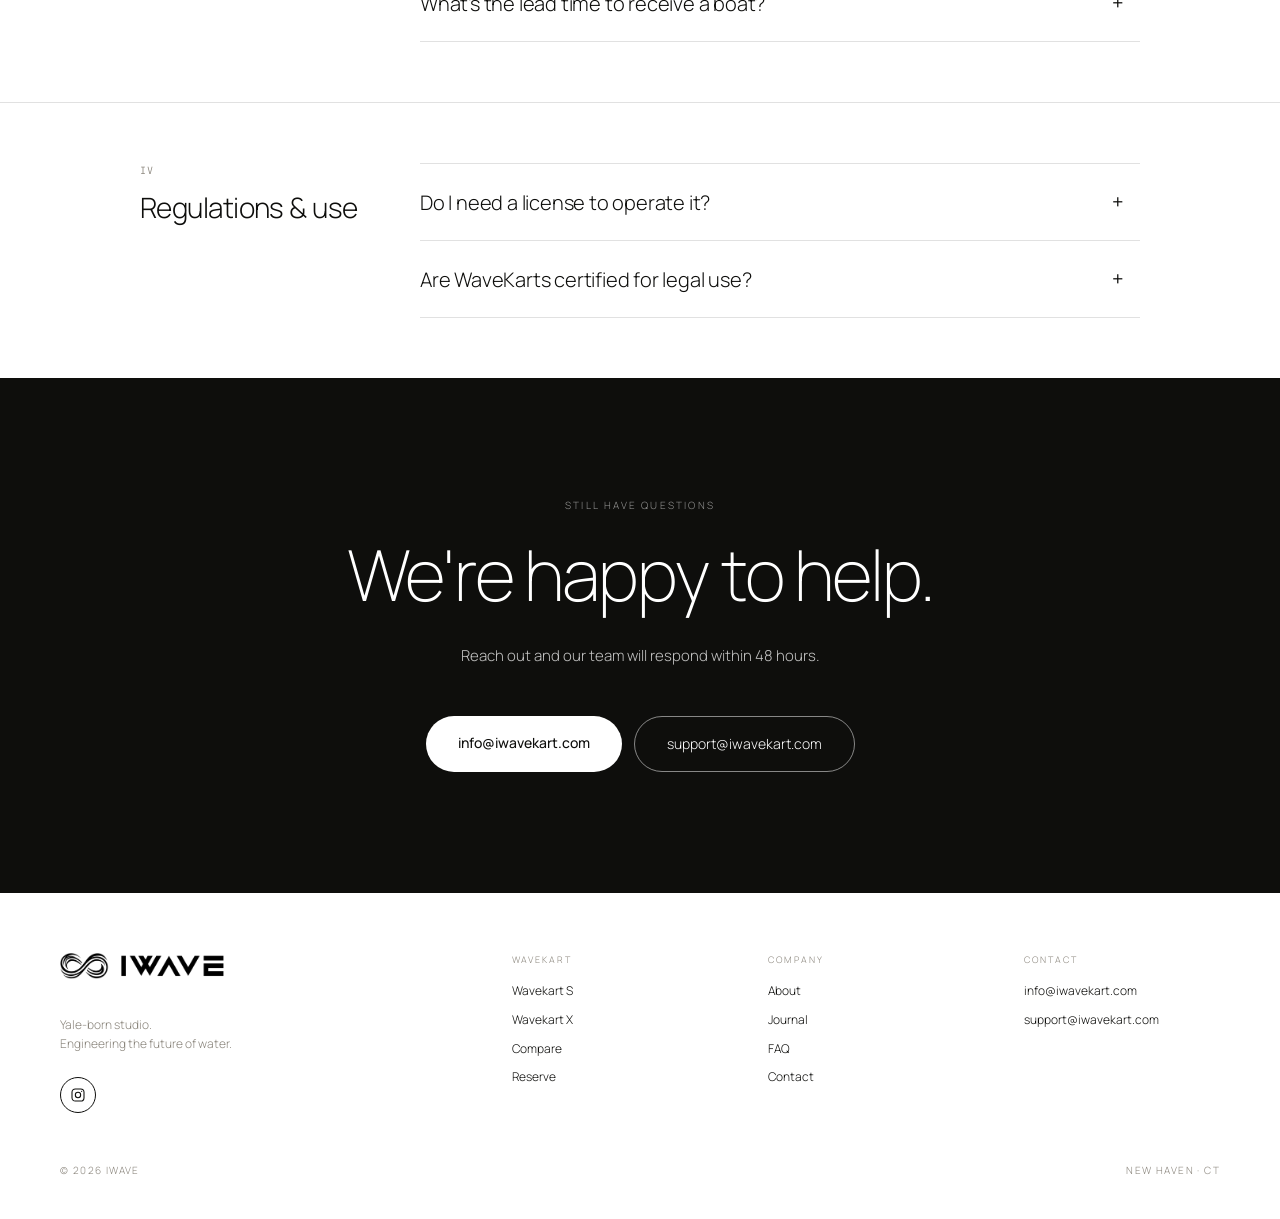
<file: faq.html>
<!doctype html>
<html lang="en">
<head>
<meta charset="utf-8">
<title>FAQ — iwave Wavekart</title>
<meta name="description" content="Frequently asked questions about the iwave Wavekart electric water go-kart.">
<meta name="viewport" content="width=device-width,initial-scale=1">
<link rel="preconnect" href="https://fonts.googleapis.com">
<link rel="preconnect" href="https://fonts.gstatic.com" crossorigin>
<link href="https://fonts.googleapis.com/css2?family=Manrope:wght@200;300;400;500;600&family=Cormorant+Garamond:wght@300;400;500&family=JetBrains+Mono:wght@300;400&display=swap" rel="stylesheet">
<link rel="icon" type="image/jpeg" href="assets/favicon.png">
<link rel="stylesheet" href="styles/shared.css">
<style>
  html,body{margin:0;padding:0;background:#fff;color:var(--ink);font-family:'Manrope',system-ui,sans-serif;font-size:14px;line-height:1.55;}
  *{box-sizing:border-box;}
  .faq-item{border-top:1px solid var(--hairline);}
  .faq-q{display:flex;align-items:center;justify-content:space-between;width:100%;padding:24px 0;background:transparent;border:0;cursor:pointer;font-family:inherit;color:var(--ink);text-align:left;}
  .faq-a{font-size:15px;color:var(--ink-2);line-height:1.75;max-width:760px;}
  .faq-a p{margin:0 0 12px;}
  .faq-a ul{margin:0 0 12px;padding-left:20px;}
  .faq-a strong{color:var(--ink);font-weight:500;}
  @media (max-width: 767px) {
    section[style*="padding:120px 60px 80px"] { padding: 72px 20px 48px !important; }
    section[style*="padding:60px;border-top"] { padding: 40px 20px !important; }
    [style*="grid-template-columns:220px 1fr"] { grid-template-columns: 1fr !important; gap: 0 !important; }
    [style*="grid-template-columns:220px 1fr"] > div:first-child { margin-bottom: 16px; }
    .faq-q { padding: 18px 0; }
    .faq-q span[style*="font-size:20px"] { font-size: 15px !important; }
    .faq-a { font-size: 13px !important; line-height: 1.65 !important; }
    h2[style*="font-size:28px"] { font-size: 20px !important; }
    p[style*="font-size:18px"] { font-size: 14px !important; }
  }
</style>
</head>
<body class="font-body">
<script>window.PAGE_ACTIVE = 'faq';</script>

<!-- HERO -->
<section style="padding:120px 60px 80px;text-align:center;max-width:1100px;margin:0 auto;">
  <div class="tracked-xl" style="font-size:10px;color:var(--warm-grey);margin-bottom:18px;">FAQ</div>
  <h1 class="font-display" style="font-size:clamp(56px,8vw,120px);font-weight:200;letter-spacing:-0.04em;line-height:0.98;margin:0 0 32px;">Questions, answered.</h1>
  <p style="font-size:18px;color:var(--ink-2);max-width:580px;margin:0 auto;line-height:1.5;">
    The first electric water go-kart, born at Yale. Here's everything you need to know before reserving yours.
  </p>
</section>

<!-- SECTION I: Product -->
<section style="padding:60px;border-top:1px solid var(--hairline);">
  <div style="max-width:1000px;margin:0 auto;display:grid;grid-template-columns:220px 1fr;gap:60px;">
    <div>
      <div class="font-mono tracked-sm" style="font-size:10px;color:var(--warm-grey);margin-bottom:12px;">I</div>
      <h2 class="font-display" style="font-size:28px;font-weight:300;letter-spacing:-0.02em;margin:0;line-height:1.15;">Product</h2>
    </div>
    <div>
      <div class="faq-item">
        <button class="faq-q">
          <span class="font-display" style="font-size:20px;font-weight:300;letter-spacing:-0.01em;padding-right:24px;">Who are WaveKarts suitable for?</span>
          <span class="faq-icon" style="width:28px;height:28px;flex:0 0 28px;font-size:20px;color:var(--ink);">+</span>
        </button>
        <div class="faq-a">
          <p>WaveKarts are beginner-friendly and safe for both adults and teens. They're ideal for yachts, lakes, resorts, rental operations, and private docks.</p>
        </div>
      </div>
      <div class="faq-item">
        <button class="faq-q">
          <span class="font-display" style="font-size:20px;font-weight:300;letter-spacing:-0.01em;padding-right:24px;">What's the top speed and battery life?</span>
          <span class="faq-icon" style="width:28px;height:28px;flex:0 0 28px;font-size:20px;color:var(--ink);">+</span>
        </button>
        <div class="faq-a">
          <p>Top speed reaches up to 32 mph (52 km/h), with a battery runtime of 60–90 minutes depending on riding style and conditions.</p>
        </div>
      </div>
      <div class="faq-item">
        <button class="faq-q">
          <span class="font-display" style="font-size:20px;font-weight:300;letter-spacing:-0.01em;padding-right:24px;">Can it drift on water like a go-kart?</span>
          <span class="faq-icon" style="width:28px;height:28px;flex:0 0 28px;font-size:20px;color:var(--ink);">+</span>
        </button>
        <div class="faq-a">
          <p>Absolutely. Our unique hull design enables controlled water drifting — a true go-kart-style experience on open water.</p>
        </div>
      </div>
      <div class="faq-item">
        <button class="faq-q">
          <span class="font-display" style="font-size:20px;font-weight:300;letter-spacing:-0.01em;padding-right:24px;">Do I need training to operate it?</span>
          <span class="faq-icon" style="width:28px;height:28px;flex:0 0 28px;font-size:20px;color:var(--ink);">+</span>
        </button>
        <div class="faq-a">
          <p>No training needed. The vehicle is extremely intuitive — most riders are comfortable within five minutes.</p>
        </div>
      </div>
      <div style="border-top:1px solid var(--hairline);"></div>
    </div>
  </div>
</section>

<!-- SECTION II: Battery & Safety -->
<section style="padding:60px;border-top:1px solid var(--hairline);">
  <div style="max-width:1000px;margin:0 auto;display:grid;grid-template-columns:220px 1fr;gap:60px;">
    <div>
      <div class="font-mono tracked-sm" style="font-size:10px;color:var(--warm-grey);margin-bottom:12px;">II</div>
      <h2 class="font-display" style="font-size:28px;font-weight:300;letter-spacing:-0.02em;margin:0;line-height:1.15;">Battery &amp; safety</h2>
    </div>
    <div>
      <div class="faq-item">
        <button class="faq-q">
          <span class="font-display" style="font-size:20px;font-weight:300;letter-spacing:-0.01em;padding-right:24px;">What kind of battery does IWAVE use? Is it safe?</span>
          <span class="faq-icon" style="width:28px;height:28px;flex:0 0 28px;font-size:20px;color:var(--ink);">+</span>
        </button>
        <div class="faq-a">
          <p>We use high-quality, certified lithium battery packs with built-in protections for overheating, overcharging, and short-circuiting. Batteries comply with global standards including UN38.3 and MSDS.</p>
        </div>
      </div>
      <div class="faq-item">
        <button class="faq-q">
          <span class="font-display" style="font-size:20px;font-weight:300;letter-spacing:-0.01em;padding-right:24px;">Can I remove or replace the battery?</span>
          <span class="faq-icon" style="width:28px;height:28px;flex:0 0 28px;font-size:20px;color:var(--ink);">+</span>
        </button>
        <div class="faq-a">
          <p>Yes. The battery features a quick-swap design — changeable in roughly 10 seconds.</p>
        </div>
      </div>
      <div style="border-top:1px solid var(--hairline);"></div>
    </div>
  </div>
</section>

<!-- SECTION III: Purchase & Support -->
<section style="padding:60px;border-top:1px solid var(--hairline);">
  <div style="max-width:1000px;margin:0 auto;display:grid;grid-template-columns:220px 1fr;gap:60px;">
    <div>
      <div class="font-mono tracked-sm" style="font-size:10px;color:var(--warm-grey);margin-bottom:12px;">III</div>
      <h2 class="font-display" style="font-size:28px;font-weight:300;letter-spacing:-0.02em;margin:0;line-height:1.15;">Purchase &amp; support</h2>
    </div>
    <div>
      <div class="faq-item">
        <button class="faq-q">
          <span class="font-display" style="font-size:20px;font-weight:300;letter-spacing:-0.01em;padding-right:24px;">What's the price and where can I buy it?</span>
          <span class="faq-icon" style="width:28px;height:28px;flex:0 0 28px;font-size:20px;color:var(--ink);">+</span>
        </button>
        <div class="faq-a">
          <p>The starting retail price is <strong>$8,999 USD</strong>. You can order directly through our website or through an authorized IWAVE dealer.</p>
          <p>For customization or business inquiries, email <a href="mailto:info@iwavekart.com" style="color:var(--ink);">info@iwavekart.com</a>.</p>
        </div>
      </div>
      <div class="faq-item">
        <button class="faq-q">
          <span class="font-display" style="font-size:20px;font-weight:300;letter-spacing:-0.01em;padding-right:24px;">Do you ship internationally?</span>
          <span class="faq-icon" style="width:28px;height:28px;flex:0 0 28px;font-size:20px;color:var(--ink);">+</span>
        </button>
        <div class="faq-a">
          <p>Yes — we ship worldwide. Delivery costs vary based on destination and order quantity. Please contact us for an estimate.</p>
        </div>
      </div>
      <div class="faq-item">
        <button class="faq-q">
          <span class="font-display" style="font-size:20px;font-weight:300;letter-spacing:-0.01em;padding-right:24px;">Is there a warranty? What if something breaks?</span>
          <span class="faq-icon" style="width:28px;height:28px;flex:0 0 28px;font-size:20px;color:var(--ink);">+</span>
        </button>
        <div class="faq-a">
          <p>All IWAVE products come with a 12-month standard warranty. Outside dealer-supported regions, we provide replacement parts and remote technical support. Extended warranties and service partnerships are available in select locations.</p>
        </div>
      </div>
      <div class="faq-item">
        <button class="faq-q">
          <span class="font-display" style="font-size:20px;font-weight:300;letter-spacing:-0.01em;padding-right:24px;">I run a hotel or rental business. Do you offer B2B packages?</span>
          <span class="faq-icon" style="width:28px;height:28px;flex:0 0 28px;font-size:20px;color:var(--ink);">+</span>
        </button>
        <div class="faq-a">
          <p>Yes — we offer bulk pricing, customized branding, and exclusive partnerships for hotels, resorts, rental fleets, and entertainment venues. Reach out to explore collaboration.</p>
        </div>
      </div>
      <div class="faq-item">
        <button class="faq-q">
          <span class="font-display" style="font-size:20px;font-weight:300;letter-spacing:-0.01em;padding-right:24px;">What's the lead time to receive a boat?</span>
          <span class="faq-icon" style="width:28px;height:28px;flex:0 0 28px;font-size:20px;color:var(--ink);">+</span>
        </button>
        <div class="faq-a">
          <p>Production takes approximately 15 business days. Shipping time depends on your method and destination. In total, plan for a lead time of around 60 days.</p>
        </div>
      </div>
      <div style="border-top:1px solid var(--hairline);"></div>
    </div>
  </div>
</section>

<!-- SECTION IV: Regulations & Use -->
<section style="padding:60px;border-top:1px solid var(--hairline);">
  <div style="max-width:1000px;margin:0 auto;display:grid;grid-template-columns:220px 1fr;gap:60px;">
    <div>
      <div class="font-mono tracked-sm" style="font-size:10px;color:var(--warm-grey);margin-bottom:12px;">IV</div>
      <h2 class="font-display" style="font-size:28px;font-weight:300;letter-spacing:-0.02em;margin:0;line-height:1.15;">Regulations &amp; use</h2>
    </div>
    <div>
      <div class="faq-item">
        <button class="faq-q">
          <span class="font-display" style="font-size:20px;font-weight:300;letter-spacing:-0.01em;padding-right:24px;">Do I need a license to operate it?</span>
          <span class="faq-icon" style="width:28px;height:28px;flex:0 0 28px;font-size:20px;color:var(--ink);">+</span>
        </button>
        <div class="faq-a">
          <p>In most regions, no special license is required. Please check with local authorities for specific requirements in your area.</p>
        </div>
      </div>
      <div class="faq-item">
        <button class="faq-q">
          <span class="font-display" style="font-size:20px;font-weight:300;letter-spacing:-0.01em;padding-right:24px;">Are WaveKarts certified for legal use?</span>
          <span class="faq-icon" style="width:28px;height:28px;flex:0 0 28px;font-size:20px;color:var(--ink);">+</span>
        </button>
        <div class="faq-a">
          <p>Yes. WaveKarts meet key international safety and transport standards including MSDS, UN38.3, and personal watercraft flotation requirements. For the U.S. market, each WaveKart is issued a Hull Identification Number (HIN), making it eligible for registration in accordance with local regulations.</p>
        </div>
      </div>
      <div style="border-top:1px solid var(--hairline);"></div>
    </div>
  </div>
</section>

<!-- STILL HAVE QUESTIONS -->
<section style="padding:120px 60px;background:var(--ink);color:#fff;text-align:center;">
  <div class="tracked-md" style="font-size:10px;opacity:.55;margin-bottom:24px;">STILL HAVE QUESTIONS</div>
  <h2 class="font-display" style="font-size:clamp(40px,5.5vw,80px);font-weight:200;letter-spacing:-0.03em;line-height:1.05;margin:0 0 32px;">We're happy to help.</h2>
  <p style="opacity:.75;max-width:480px;margin:0 auto 48px;font-size:15px;line-height:1.6;">
    Reach out and our team will respond within 48 hours.
  </p>
  <div style="display:flex;justify-content:center;gap:12px;flex-wrap:wrap;">
    <a href="mailto:info@iwavekart.com?subject=Wavekart%20Inquiry" style="display:inline-block;padding:16px 32px;border-radius:999px;background:#fff;color:var(--ink);font-family:inherit;font-size:14px;font-weight:500;text-decoration:none;">info@iwavekart.com</a>
    <a href="mailto:support@iwavekart.com?subject=Wavekart%20Support" style="display:inline-block;padding:16px 32px;border-radius:999px;background:transparent;color:#fff;border:1px solid rgba(255,255,255,.5);font-family:inherit;font-size:14px;text-decoration:none;">support@iwavekart.com</a>
  </div>
</section>

<script src="shared.js" defer></script>
</body>
</html>
</file>
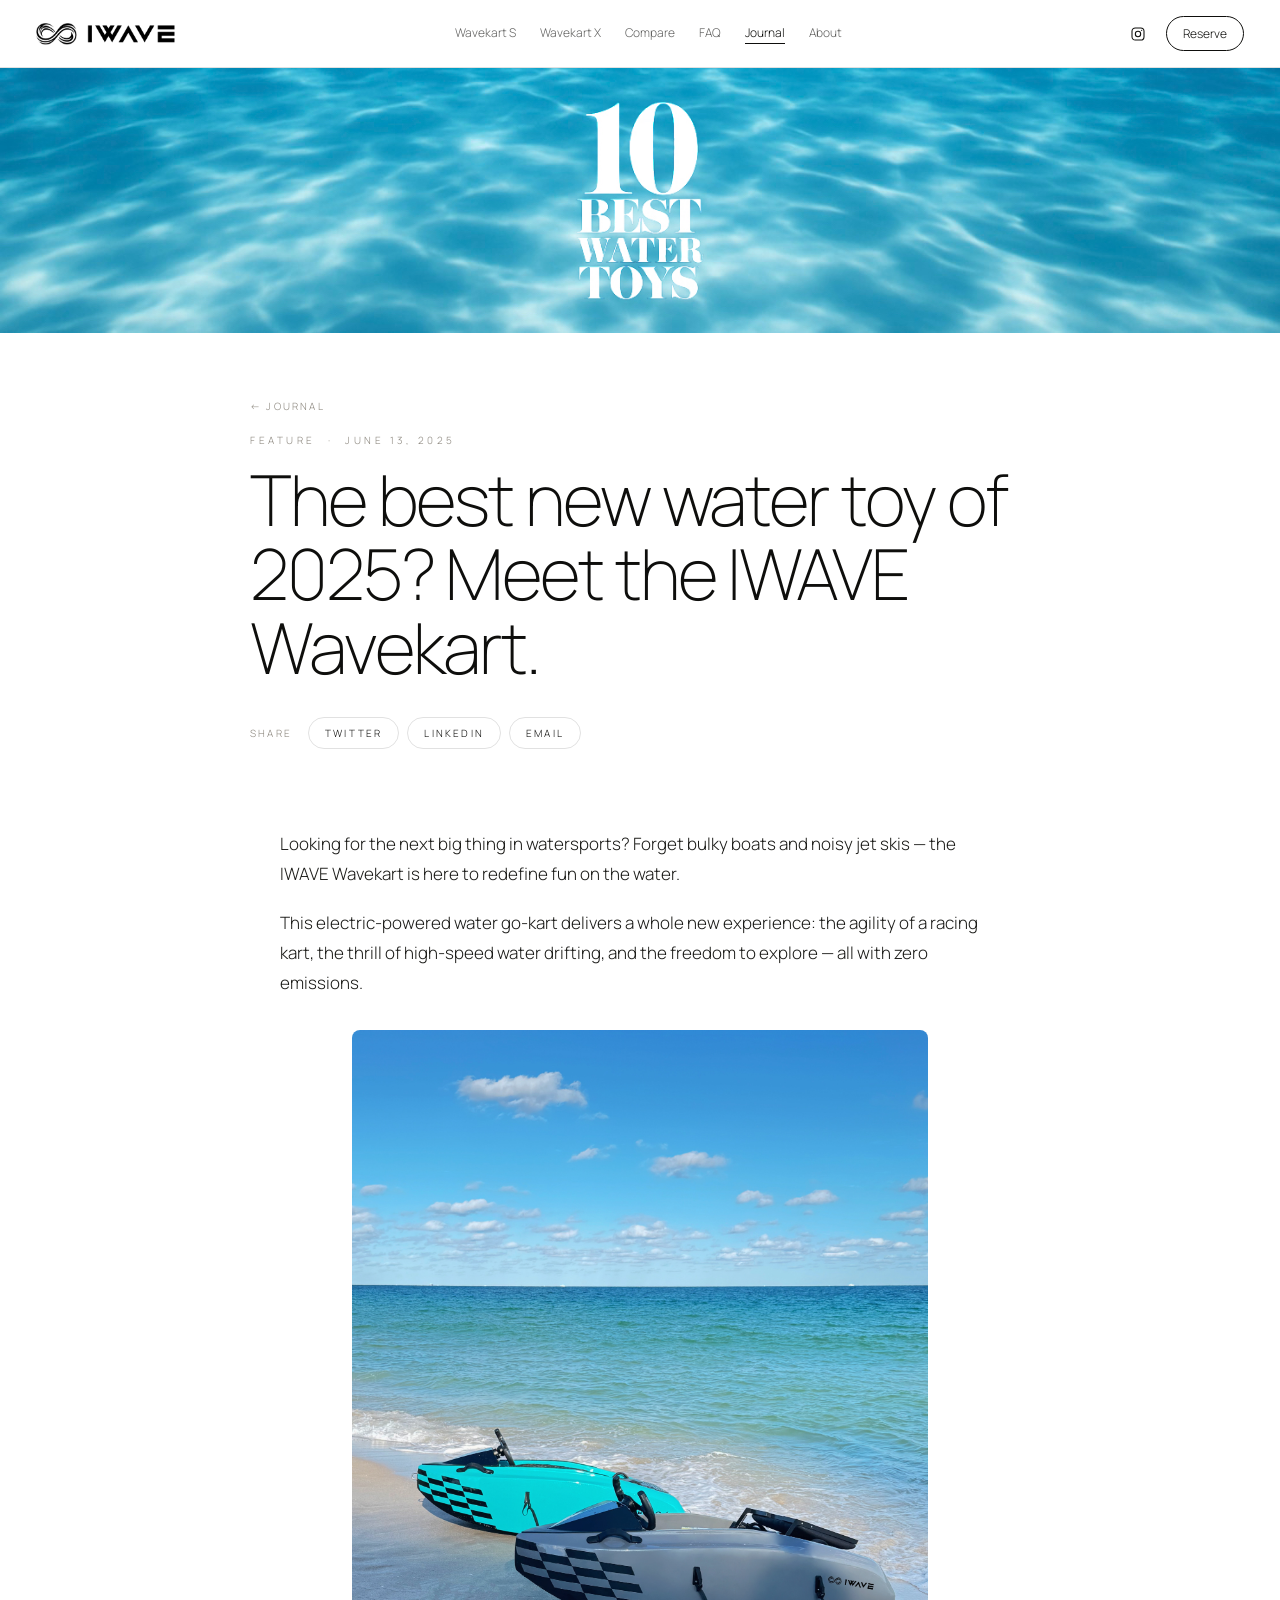
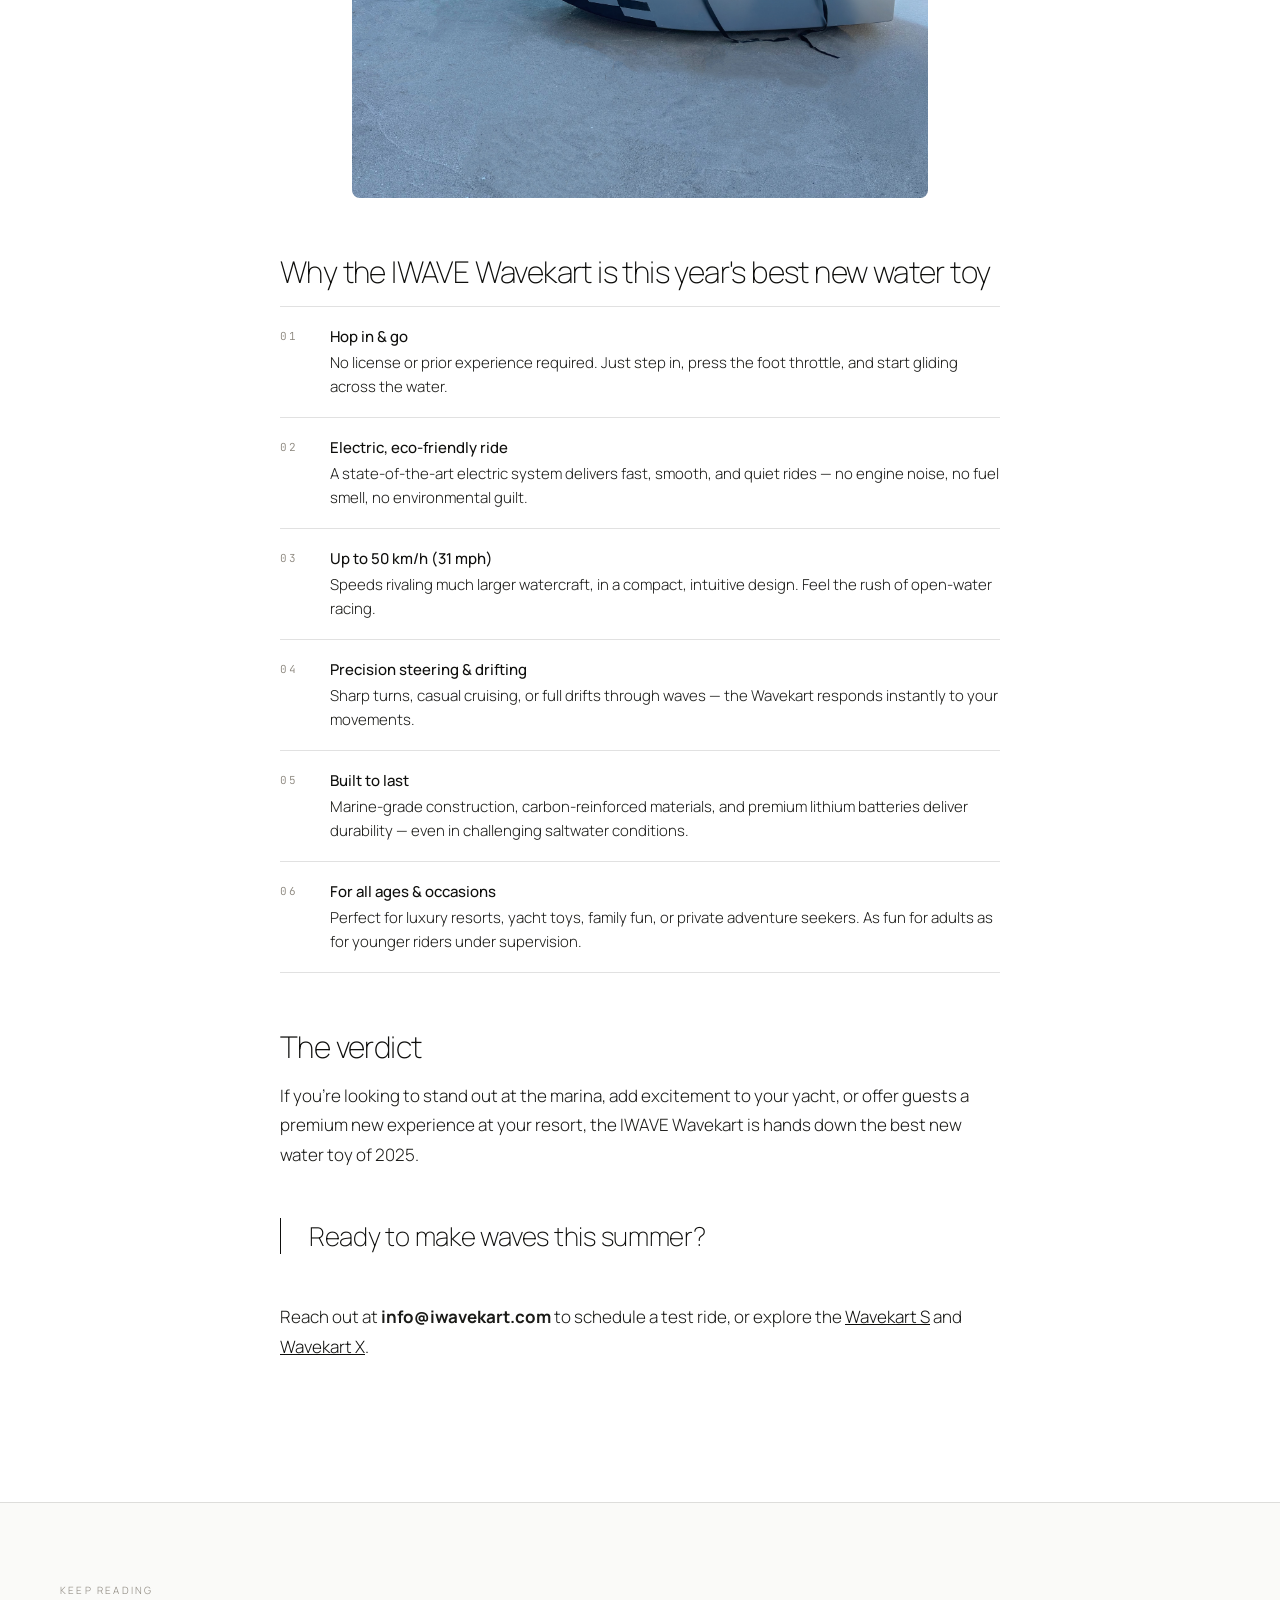
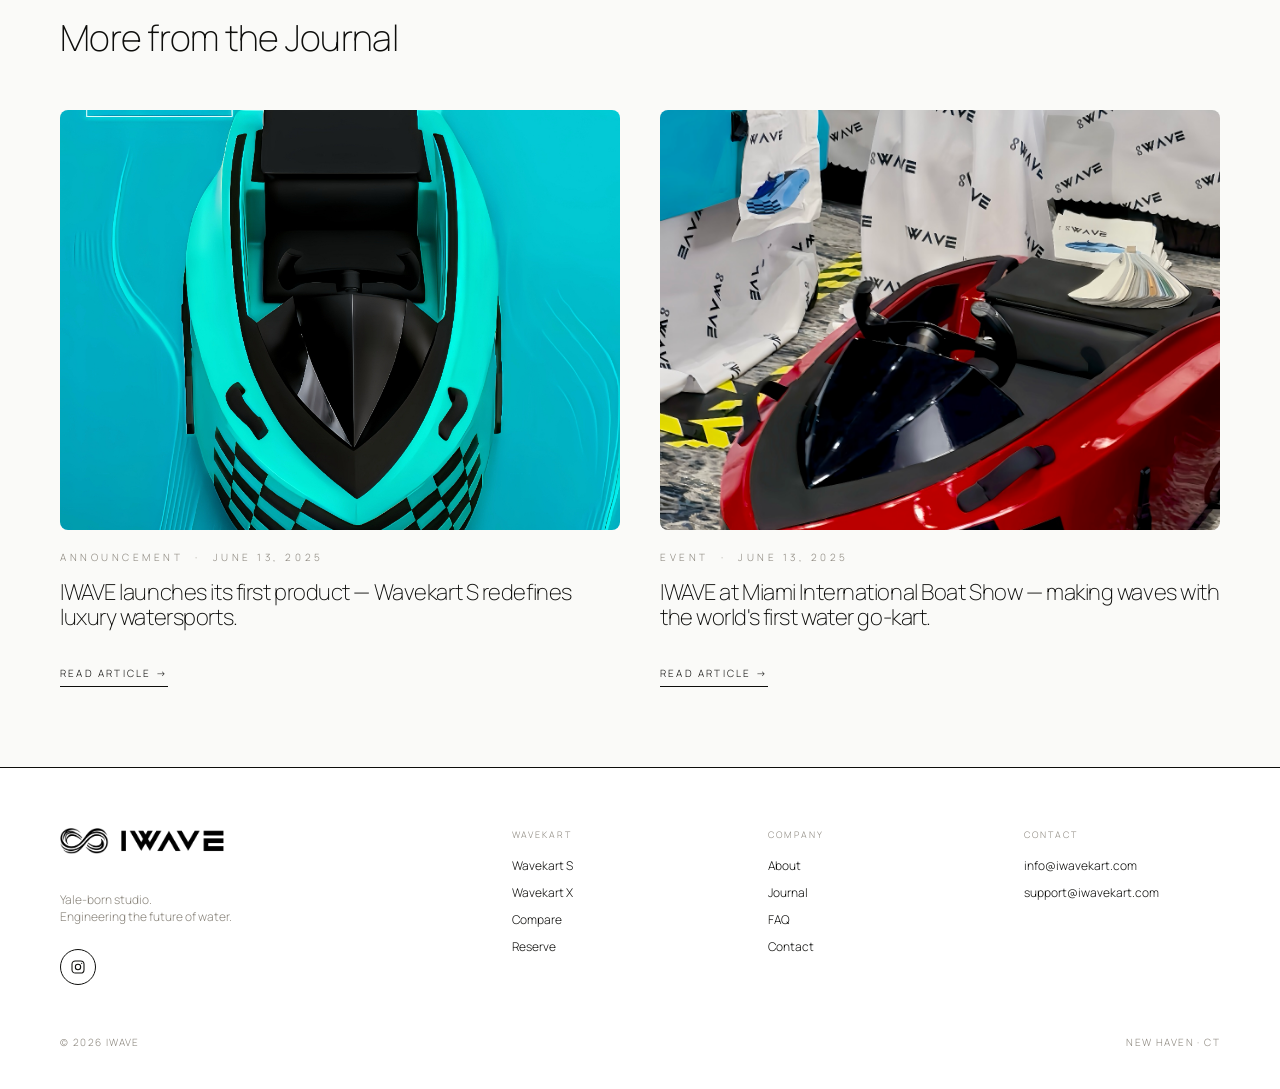
<file: news-best-water-toy.html>
<!doctype html>
<html lang="en">
<head>
<meta charset="utf-8">
<title>The best new water toy of 2025? Meet the IWAVE Wavekart. | iwave Journal</title>
<meta name="description" content="Why the IWAVE Wavekart is the year's best new water toy — agility, drift, and zero emissions.">
<meta name="viewport" content="width=device-width,initial-scale=1">
<link rel="preconnect" href="https://fonts.googleapis.com">
<link rel="preconnect" href="https://fonts.gstatic.com" crossorigin>
<link href="https://fonts.googleapis.com/css2?family=Manrope:wght@200;300;400;500;600&family=Cormorant+Garamond:wght@300;400;500&family=JetBrains+Mono:wght@300;400&display=swap" rel="stylesheet">
<link rel="icon" type="image/jpeg" href="assets/favicon.png">
<link rel="stylesheet" href="styles/shared.css">
<style>
  html,body{margin:0;padding:0;background:#fff;font-family:'Manrope',system-ui,sans-serif;color:#0E0E0C;}
  *{box-sizing:border-box;}
  .iw-article h2{font-family:'Manrope',sans-serif;font-weight:200;letter-spacing:-0.02em;font-size:30px;line-height:1.2;margin:56px 0 16px;color:var(--ink);}
  .iw-article p{margin:0 0 20px;font-size:17px;line-height:1.75;color:var(--ink-2);}
  .iw-article ul{padding-left:0;list-style:none;margin:8px 0 24px;}
  .iw-article ul li{padding:18px 0;border-top:1px solid var(--hairline);font-size:15px;line-height:1.6;color:var(--ink-2);display:flex;gap:18px;align-items:flex-start;}
  .iw-article ul li:last-child{border-bottom:1px solid var(--hairline);}
  .iw-article ul li .iw-num{font-family:'JetBrains Mono',monospace;font-size:11px;letter-spacing:.18em;color:var(--warm-grey);min-width:32px;padding-top:3px;}
  .iw-article ul li .iw-body{flex:1;}
  .iw-article ul li strong{color:var(--ink);font-weight:500;display:block;margin-bottom:2px;}
  .iw-article blockquote{font-family:'Manrope',sans-serif;font-weight:200;letter-spacing:-0.01em;font-size:26px;line-height:1.4;margin:48px 0;color:var(--ink);padding-left:28px;border-left:1px solid var(--ink);}
  .iw-cover{width:100%;height:auto;display:block;}
  @media(min-width:768px){.iw-cover{max-height:420px;object-fit:cover;}}
  .iw-cover-section{padding:0 !important;margin:0 !important;}
</style>
</head>
<body class="font-body">
<script>window.PAGE_ACTIVE = 'journal';</script>

<!-- FULL-BLEED COVER -->
<section class="iw-cover-section" style="width:100%;position:relative;">
  <img src="assets/news/cover.jpg" alt="Best water toy 2025" class="iw-cover">
</section>

<!-- ARTICLE HEADER -->
<section style="padding:60px 60px 40px;max-width:900px;margin:0 auto;">
  <div style="margin-bottom:18px;">
    <a href="news.html" class="tracked-md" style="font-size:10px;color:var(--warm-grey);text-decoration:none;">← JOURNAL</a>
  </div>
  <div style="display:flex;gap:12px;align-items:center;margin-bottom:16px;" class="tracked-md">
    <span style="font-size:10px;color:var(--warm-grey);">FEATURE</span>
    <span style="font-size:10px;color:var(--warm-grey);">·</span>
    <span style="font-size:10px;color:var(--warm-grey);">June 13, 2025</span>
  </div>
  <h1 class="font-display" style="font-size:clamp(40px,5.5vw,80px);font-weight:200;letter-spacing:-0.03em;line-height:1.05;margin:0 0 32px;">
    The best new water toy of 2025? Meet the IWAVE Wavekart.
  </h1>
  <div style="display:flex;gap:8px;align-items:center;">
    <span class="tracked-md" style="font-size:10px;color:var(--warm-grey);margin-right:8px;">SHARE</span>
    <a href="https://twitter.com/intent/tweet?text=The%20best%20new%20water%20toy%20of%202025%3F%20Meet%20the%20IWAVE%20Wavekart.%20%E2%80%94%20iwave%20Wavekart&url=https%3A%2F%2Fiwavekart.com%2Fnews-best-water-toy.html" target="_blank" rel="noopener" class="tracked-md" style="font-size:10px;padding:8px 16px;border:1px solid var(--hairline);border-radius:999px;color:var(--ink);text-decoration:none;">Twitter</a>
    <a href="https://www.linkedin.com/sharing/share-offsite/?url=https%3A%2F%2Fiwavekart.com%2Fnews-best-water-toy.html" target="_blank" rel="noopener" class="tracked-md" style="font-size:10px;padding:8px 16px;border:1px solid var(--hairline);border-radius:999px;color:var(--ink);text-decoration:none;">LinkedIn</a>
    <a href="mailto:?subject=The%20best%20new%20water%20toy%20of%202025%3F%20Meet%20the%20IWAVE%20Wavekart.&body=Thought%20you'd%20like%20this%3A%20https%3A%2F%2Fiwavekart.com%2Fnews-best-water-toy.html" class="tracked-md" style="font-size:10px;padding:8px 16px;border:1px solid var(--hairline);border-radius:999px;color:var(--ink);text-decoration:none;">Email</a>
  </div>
</section>

<!-- ARTICLE BODY -->
<section style="padding:40px 60px 120px;">
  <div class="iw-article" style="max-width:720px;margin:0 auto;font-size:17px;line-height:1.75;color:var(--ink-2);">
    <p>Looking for the next big thing in watersports? Forget bulky boats and noisy jet skis — the IWAVE Wavekart is here to redefine fun on the water.</p>
    <p>This electric-powered water go-kart delivers a whole new experience: the agility of a racing kart, the thrill of high-speed water drifting, and the freedom to explore — all with zero emissions.</p>
    <img src="assets/news/water-toy.jpg" alt="Best water toy 2025" style="width:80%;height:auto;border-radius:8px;display:block;margin:32px auto;">

    <h2>Why the IWAVE Wavekart is this year's best new water toy</h2>
    <ul>
      <li>
        <div class="iw-num">01</div>
        <div class="iw-body"><strong>Hop in &amp; go</strong>No license or prior experience required. Just step in, press the foot throttle, and start gliding across the water.</div>
      </li>
      <li>
        <div class="iw-num">02</div>
        <div class="iw-body"><strong>Electric, eco-friendly ride</strong>A state-of-the-art electric system delivers fast, smooth, and quiet rides — no engine noise, no fuel smell, no environmental guilt.</div>
      </li>
      <li>
        <div class="iw-num">03</div>
        <div class="iw-body"><strong>Up to 50 km/h (31 mph)</strong>Speeds rivaling much larger watercraft, in a compact, intuitive design. Feel the rush of open-water racing.</div>
      </li>
      <li>
        <div class="iw-num">04</div>
        <div class="iw-body"><strong>Precision steering &amp; drifting</strong>Sharp turns, casual cruising, or full drifts through waves — the Wavekart responds instantly to your movements.</div>
      </li>
      <li>
        <div class="iw-num">05</div>
        <div class="iw-body"><strong>Built to last</strong>Marine-grade construction, carbon-reinforced materials, and premium lithium batteries deliver durability — even in challenging saltwater conditions.</div>
      </li>
      <li>
        <div class="iw-num">06</div>
        <div class="iw-body"><strong>For all ages &amp; occasions</strong>Perfect for luxury resorts, yacht toys, family fun, or private adventure seekers. As fun for adults as for younger riders under supervision.</div>
      </li>
    </ul>

    <h2>The verdict</h2>
    <p>If you're looking to stand out at the marina, add excitement to your yacht, or offer guests a premium new experience at your resort, the IWAVE Wavekart is hands down the best new water toy of 2025.</p>
    <blockquote>Ready to make waves this summer?</blockquote>
    <p>Reach out at <strong>info@iwavekart.com</strong> to schedule a test ride, or explore the <a href="wavekart-s.html" style="color:var(--ink);">Wavekart S</a> and <a href="wavekart-x.html" style="color:var(--ink);">Wavekart X</a>.</p>
  </div>
</section>

<!-- RELATED -->
<section style="padding:80px 60px;background:#FAFAF8;border-top:1px solid var(--hairline);">
  <div style="max-width:1300px;margin:0 auto;">
    <div class="tracked-md" style="font-size:10px;color:var(--warm-grey);margin-bottom:16px;">KEEP READING</div>
    <h2 class="font-display" style="font-size:36px;font-weight:200;letter-spacing:-0.02em;margin:0 0 48px;">More from the Journal</h2>
    <div style="display:grid;grid-template-columns:repeat(2,1fr);gap:40px;">
      <a href="news-launch.html" style="display:block;color:inherit;text-decoration:none;">
        <article style="display:flex;flex-direction:column;gap:20px;">
          <img src="assets/news/launch.jpg" alt="Wavekart S launch" style="width:100%;aspect-ratio:4/3;object-fit:cover;border-radius:8px;display:block;">
          <div>
            <div style="display:flex;gap:12px;align-items:center;margin-bottom:16px;" class="tracked-md"><span style="font-size:10px;color:var(--warm-grey);">ANNOUNCEMENT</span><span style="font-size:10px;color:var(--warm-grey);">·</span><span style="font-size:10px;color:var(--warm-grey);">June 13, 2025</span></div>
            <h2 class="font-display" style="font-size:22px;font-weight:200;letter-spacing:-0.02em;line-height:1.15;margin:0 0 16px;">IWAVE launches its first product — Wavekart S redefines luxury watersports.</h2>
            <div class="tracked-md" style="font-size:10px;margin-top:20px;border-bottom:1px solid var(--ink);padding-bottom:6px;display:inline-block;">READ ARTICLE →</div>
          </div>
        </article>
      </a>
      <a href="news-miami.html" style="display:block;color:inherit;text-decoration:none;">
        <article style="display:flex;flex-direction:column;gap:20px;">
          <img src="assets/news/miami.jpg" alt="IWAVE at Miami Boat Show" style="width:100%;aspect-ratio:4/3;object-fit:cover;border-radius:8px;display:block;">
          <div>
            <div style="display:flex;gap:12px;align-items:center;margin-bottom:16px;" class="tracked-md"><span style="font-size:10px;color:var(--warm-grey);">EVENT</span><span style="font-size:10px;color:var(--warm-grey);">·</span><span style="font-size:10px;color:var(--warm-grey);">June 13, 2025</span></div>
            <h2 class="font-display" style="font-size:22px;font-weight:200;letter-spacing:-0.02em;line-height:1.15;margin:0 0 16px;">IWAVE at Miami International Boat Show — making waves with the world's first water go-kart.</h2>
            <div class="tracked-md" style="font-size:10px;margin-top:20px;border-bottom:1px solid var(--ink);padding-bottom:6px;display:inline-block;">READ ARTICLE →</div>
          </div>
        </article>
      </a>
    </div>
  </div>
</section>

<script src="shared.js" defer></script>
</body>
</html>
</file>
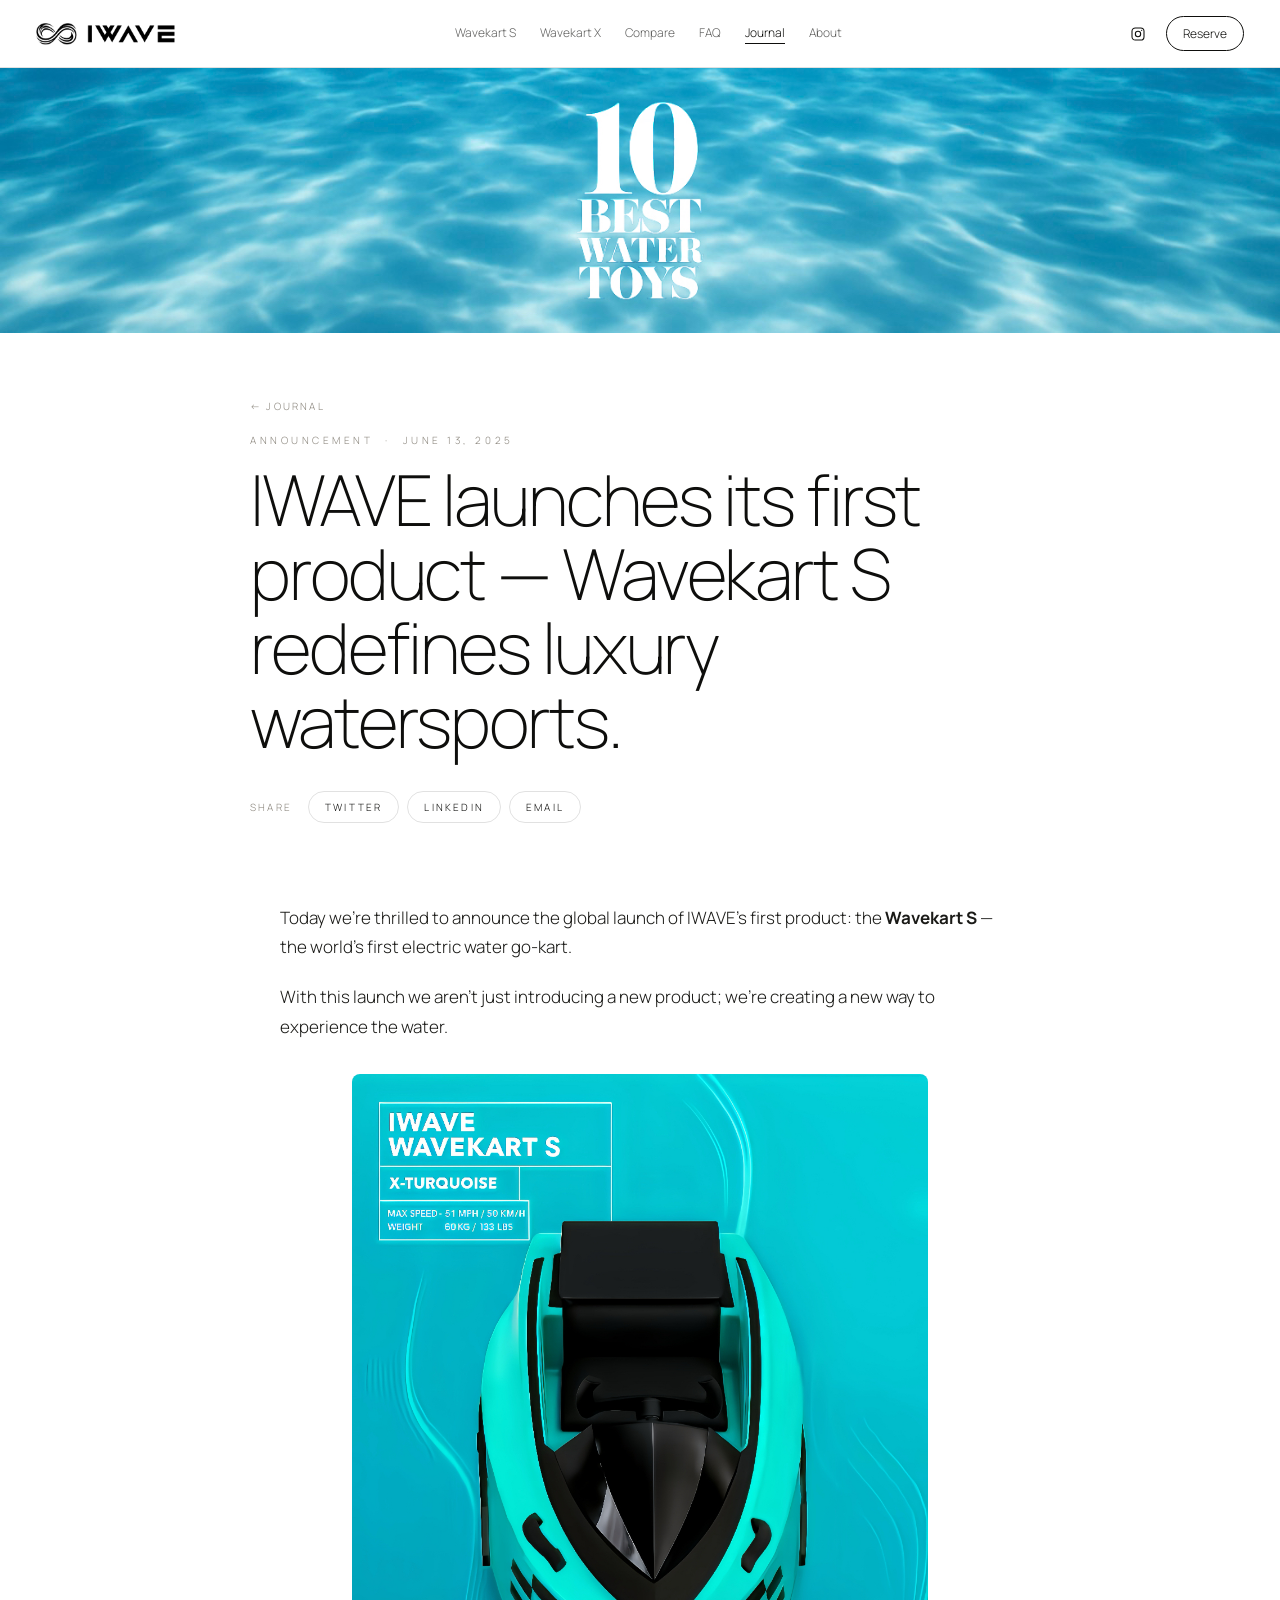
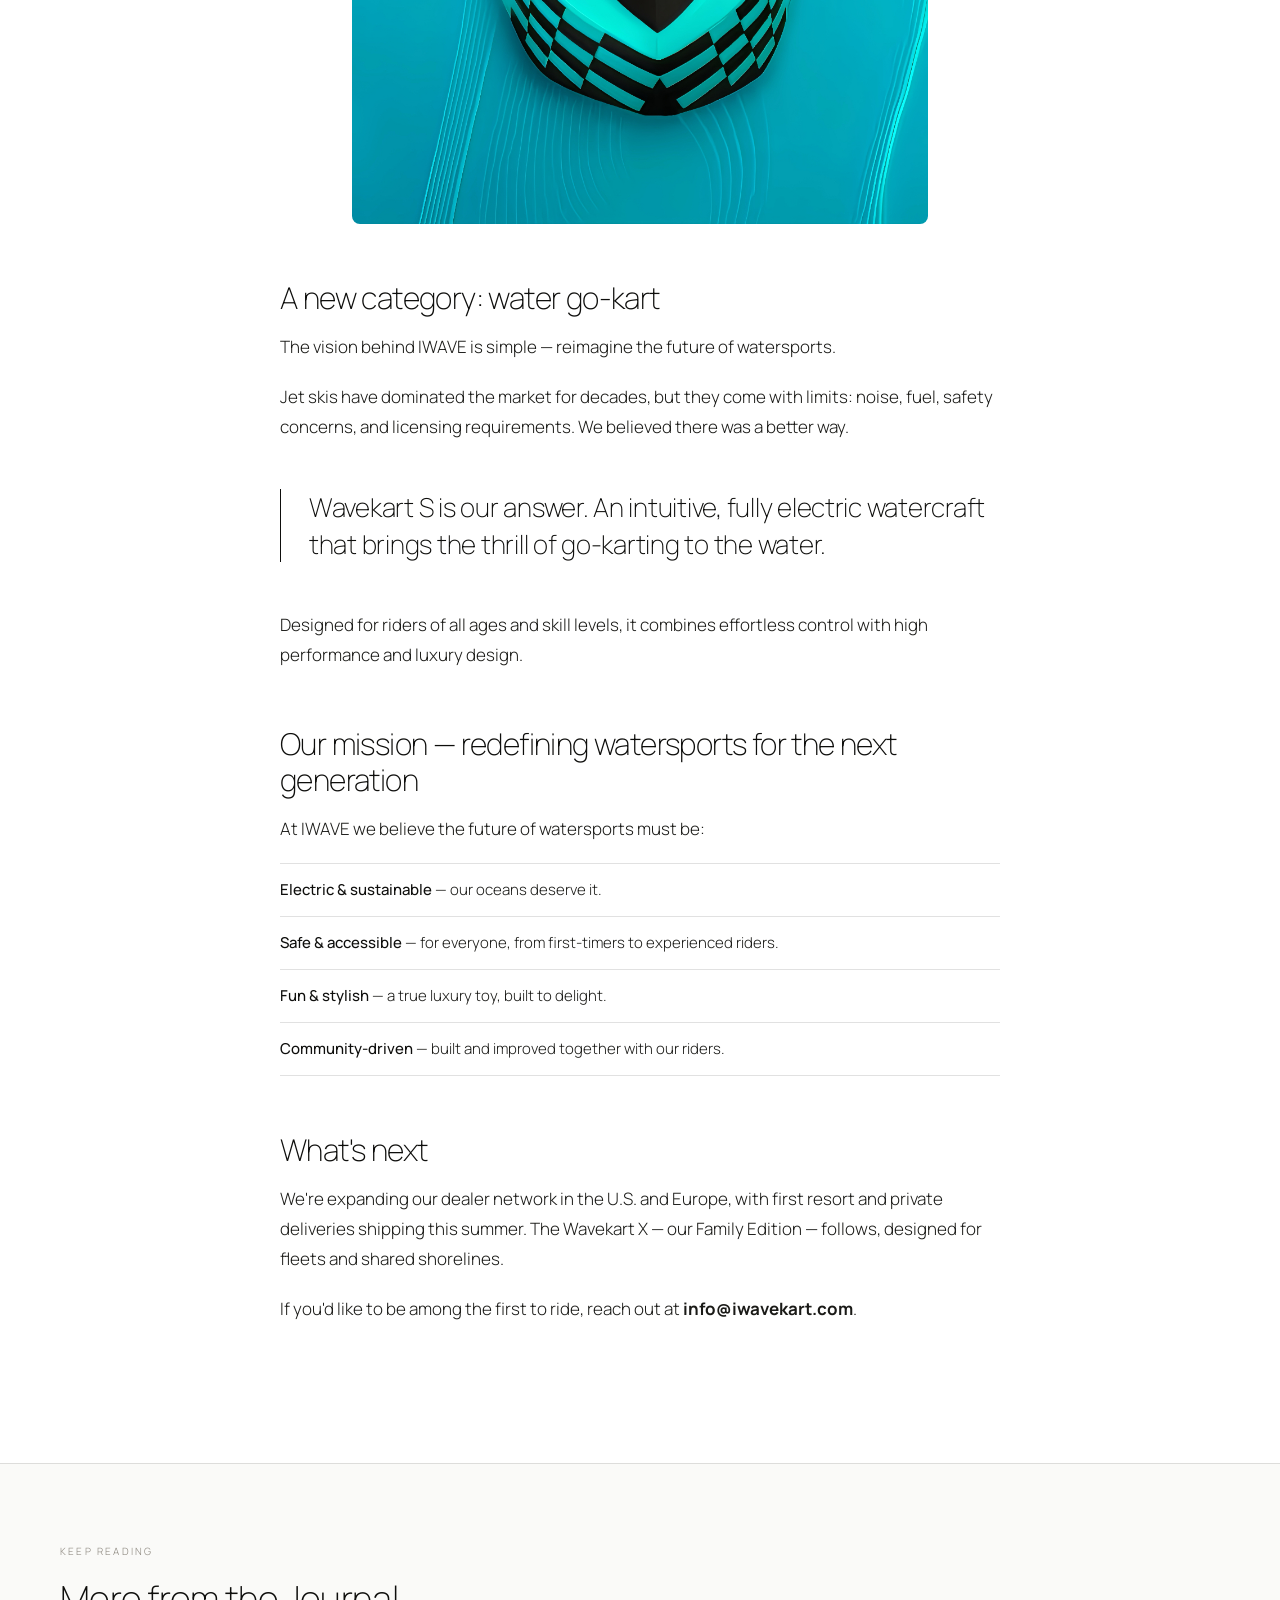
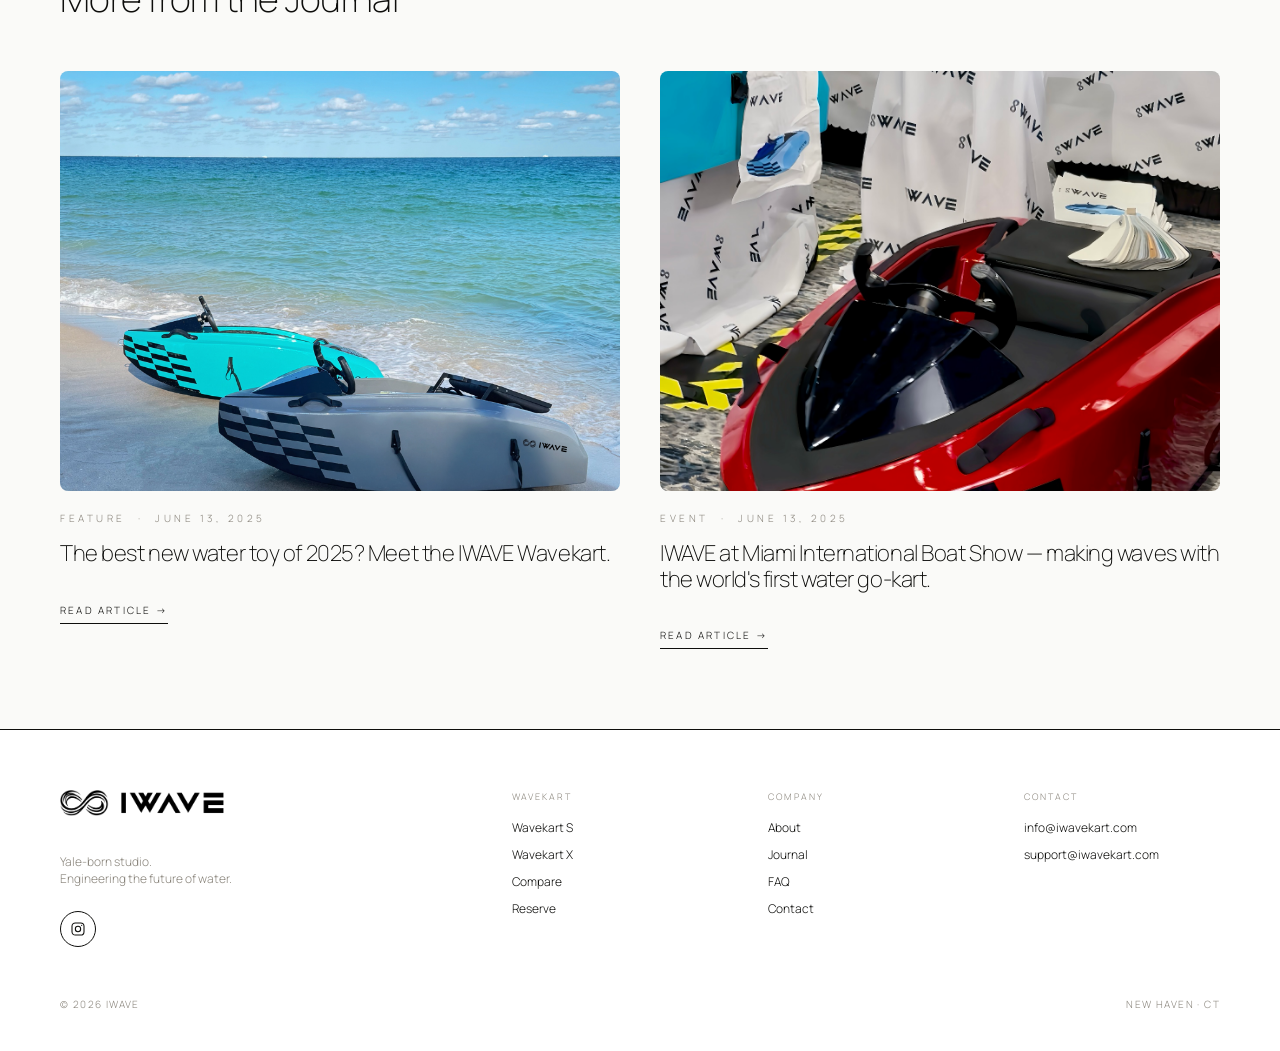
<file: news-launch.html>
<!doctype html>
<html lang="en">
<head>
<meta charset="utf-8">
<title>IWAVE launches Wavekart S — the world's first electric water go-kart | iwave Journal</title>
<meta name="description" content="IWAVE announces the global launch of Wavekart S — the world's first electric water go-kart.">
<meta name="viewport" content="width=device-width,initial-scale=1">
<link rel="preconnect" href="https://fonts.googleapis.com">
<link rel="preconnect" href="https://fonts.gstatic.com" crossorigin>
<link href="https://fonts.googleapis.com/css2?family=Manrope:wght@200;300;400;500;600&family=Cormorant+Garamond:wght@300;400;500&family=JetBrains+Mono:wght@300;400&display=swap" rel="stylesheet">
<link rel="icon" type="image/jpeg" href="assets/favicon.png">
<link rel="stylesheet" href="styles/shared.css">
<style>
  html,body{margin:0;padding:0;background:#fff;font-family:'Manrope',system-ui,sans-serif;color:#0E0E0C;}
  *{box-sizing:border-box;}
  .iw-article h2{font-family:'Manrope',sans-serif;font-weight:200;letter-spacing:-0.02em;font-size:30px;line-height:1.2;margin:56px 0 16px;color:var(--ink);}
  .iw-article h3{font-family:'Manrope',sans-serif;font-weight:300;letter-spacing:-0.01em;font-size:20px;margin:36px 0 12px;color:var(--ink);}
  .iw-article p{margin:0 0 20px;font-size:17px;line-height:1.75;color:var(--ink-2);}
  .iw-article ul{padding-left:0;list-style:none;margin:8px 0 24px;}
  .iw-article ul li{padding:14px 0;border-top:1px solid var(--hairline);font-size:15px;line-height:1.6;color:var(--ink-2);}
  .iw-article ul li:last-child{border-bottom:1px solid var(--hairline);}
  .iw-article ul li strong{color:var(--ink);font-weight:500;}
  .iw-article blockquote{font-family:'Manrope',sans-serif;font-weight:200;letter-spacing:-0.01em;font-size:26px;line-height:1.4;margin:48px 0;color:var(--ink);padding-left:28px;border-left:1px solid var(--ink);}
  .iw-cover{width:100%;height:auto;display:block;}
  @media(min-width:768px){.iw-cover{max-height:420px;object-fit:cover;}}
  .iw-cover-section{padding:0 !important;margin:0 !important;}
</style>
</head>
<body class="font-body">
<script>window.PAGE_ACTIVE = 'journal';</script>

<!-- FULL-BLEED COVER -->
<section class="iw-cover-section" style="width:100%;position:relative;">
  <img src="assets/news/cover.jpg" alt="Wavekart S launch" class="iw-cover">
</section>

<!-- ARTICLE HEADER -->
<section style="padding:60px 60px 40px;max-width:900px;margin:0 auto;">
  <div style="margin-bottom:18px;">
    <a href="news.html" class="tracked-md" style="font-size:10px;color:var(--warm-grey);text-decoration:none;">← JOURNAL</a>
  </div>
  <div style="display:flex;gap:12px;align-items:center;margin-bottom:16px;" class="tracked-md">
    <span style="font-size:10px;color:var(--warm-grey);">ANNOUNCEMENT</span>
    <span style="font-size:10px;color:var(--warm-grey);">·</span>
    <span style="font-size:10px;color:var(--warm-grey);">June 13, 2025</span>
  </div>
  <h1 class="font-display" style="font-size:clamp(40px,5.5vw,80px);font-weight:200;letter-spacing:-0.03em;line-height:1.05;margin:0 0 32px;">
    IWAVE launches its first product — Wavekart S redefines luxury watersports.
  </h1>
  <div style="display:flex;gap:8px;align-items:center;">
    <span class="tracked-md" style="font-size:10px;color:var(--warm-grey);margin-right:8px;">SHARE</span>
    <a href="https://twitter.com/intent/tweet?text=IWAVE%20launches%20its%20first%20product%20%E2%80%94%20Wavekart%20S%20redefines%20luxury%20watersports.%20%E2%80%94%20iwave%20Wavekart&url=https%3A%2F%2Fiwavekart.com%2Fnews-launch.html" target="_blank" rel="noopener" class="tracked-md" style="font-size:10px;padding:8px 16px;border:1px solid var(--hairline);border-radius:999px;color:var(--ink);text-decoration:none;">Twitter</a>
    <a href="https://www.linkedin.com/sharing/share-offsite/?url=https%3A%2F%2Fiwavekart.com%2Fnews-launch.html" target="_blank" rel="noopener" class="tracked-md" style="font-size:10px;padding:8px 16px;border:1px solid var(--hairline);border-radius:999px;color:var(--ink);text-decoration:none;">LinkedIn</a>
    <a href="mailto:?subject=IWAVE%20launches%20its%20first%20product%20%E2%80%94%20Wavekart%20S%20redefines%20luxury%20watersports.&body=Thought%20you'd%20like%20this%3A%20https%3A%2F%2Fiwavekart.com%2Fnews-launch.html" class="tracked-md" style="font-size:10px;padding:8px 16px;border:1px solid var(--hairline);border-radius:999px;color:var(--ink);text-decoration:none;">Email</a>
  </div>
</section>

<!-- ARTICLE BODY -->
<section style="padding:40px 60px 120px;">
  <div class="iw-article" style="max-width:720px;margin:0 auto;font-size:17px;line-height:1.75;color:var(--ink-2);">
    <p>Today we're thrilled to announce the global launch of IWAVE's first product: the <strong>Wavekart S</strong> — the world's first electric water go-kart.</p>
    <p>With this launch we aren't just introducing a new product; we're creating a new way to experience the water.</p>
    <img src="assets/news/launch.jpg" alt="Wavekart S launch" style="width:80%;height:auto;border-radius:8px;display:block;margin:32px auto;">

    <h2>A new category: water go-kart</h2>
    <p>The vision behind IWAVE is simple — reimagine the future of watersports.</p>
    <p>Jet skis have dominated the market for decades, but they come with limits: noise, fuel, safety concerns, and licensing requirements. We believed there was a better way.</p>
    <blockquote>Wavekart S is our answer. An intuitive, fully electric watercraft that brings the thrill of go-karting to the water.</blockquote>
    <p>Designed for riders of all ages and skill levels, it combines effortless control with high performance and luxury design.</p>

    <h2>Our mission — redefining watersports for the next generation</h2>
    <p>At IWAVE we believe the future of watersports must be:</p>
    <ul>
      <li><strong>Electric &amp; sustainable</strong> — our oceans deserve it.</li>
      <li><strong>Safe &amp; accessible</strong> — for everyone, from first-timers to experienced riders.</li>
      <li><strong>Fun &amp; stylish</strong> — a true luxury toy, built to delight.</li>
      <li><strong>Community-driven</strong> — built and improved together with our riders.</li>
    </ul>

    <h2>What's next</h2>
    <p>We're expanding our dealer network in the U.S. and Europe, with first resort and private deliveries shipping this summer. The Wavekart X — our Family Edition — follows, designed for fleets and shared shorelines.</p>
    <p>If you'd like to be among the first to ride, reach out at <strong>info@iwavekart.com</strong>.</p>
  </div>
</section>

<!-- RELATED -->
<section style="padding:80px 60px;background:#FAFAF8;border-top:1px solid var(--hairline);">
  <div style="max-width:1300px;margin:0 auto;">
    <div class="tracked-md" style="font-size:10px;color:var(--warm-grey);margin-bottom:16px;">KEEP READING</div>
    <h2 class="font-display" style="font-size:36px;font-weight:200;letter-spacing:-0.02em;margin:0 0 48px;">More from the Journal</h2>
    <div style="display:grid;grid-template-columns:repeat(2,1fr);gap:40px;">
      <a href="news-best-water-toy.html" style="display:block;color:inherit;text-decoration:none;">
        <article style="display:flex;flex-direction:column;gap:20px;">
          <img src="assets/news/water-toy.jpg" alt="Best water toy 2025" style="width:100%;aspect-ratio:4/3;object-fit:cover;border-radius:8px;display:block;">
          <div>
            <div style="display:flex;gap:12px;align-items:center;margin-bottom:16px;" class="tracked-md"><span style="font-size:10px;color:var(--warm-grey);">FEATURE</span><span style="font-size:10px;color:var(--warm-grey);">·</span><span style="font-size:10px;color:var(--warm-grey);">June 13, 2025</span></div>
            <h2 class="font-display" style="font-size:22px;font-weight:200;letter-spacing:-0.02em;line-height:1.15;margin:0 0 16px;">The best new water toy of 2025? Meet the IWAVE Wavekart.</h2>
            <div class="tracked-md" style="font-size:10px;margin-top:20px;border-bottom:1px solid var(--ink);padding-bottom:6px;display:inline-block;">READ ARTICLE →</div>
          </div>
        </article>
      </a>
      <a href="news-miami.html" style="display:block;color:inherit;text-decoration:none;">
        <article style="display:flex;flex-direction:column;gap:20px;">
          <img src="assets/news/miami.jpg" alt="IWAVE at Miami Boat Show" style="width:100%;aspect-ratio:4/3;object-fit:cover;border-radius:8px;display:block;">
          <div>
            <div style="display:flex;gap:12px;align-items:center;margin-bottom:16px;" class="tracked-md"><span style="font-size:10px;color:var(--warm-grey);">EVENT</span><span style="font-size:10px;color:var(--warm-grey);">·</span><span style="font-size:10px;color:var(--warm-grey);">June 13, 2025</span></div>
            <h2 class="font-display" style="font-size:22px;font-weight:200;letter-spacing:-0.02em;line-height:1.15;margin:0 0 16px;">IWAVE at Miami International Boat Show — making waves with the world's first water go-kart.</h2>
            <div class="tracked-md" style="font-size:10px;margin-top:20px;border-bottom:1px solid var(--ink);padding-bottom:6px;display:inline-block;">READ ARTICLE →</div>
          </div>
        </article>
      </a>
    </div>
  </div>
</section>

<script src="shared.js" defer></script>
</body>
</html>
</file>
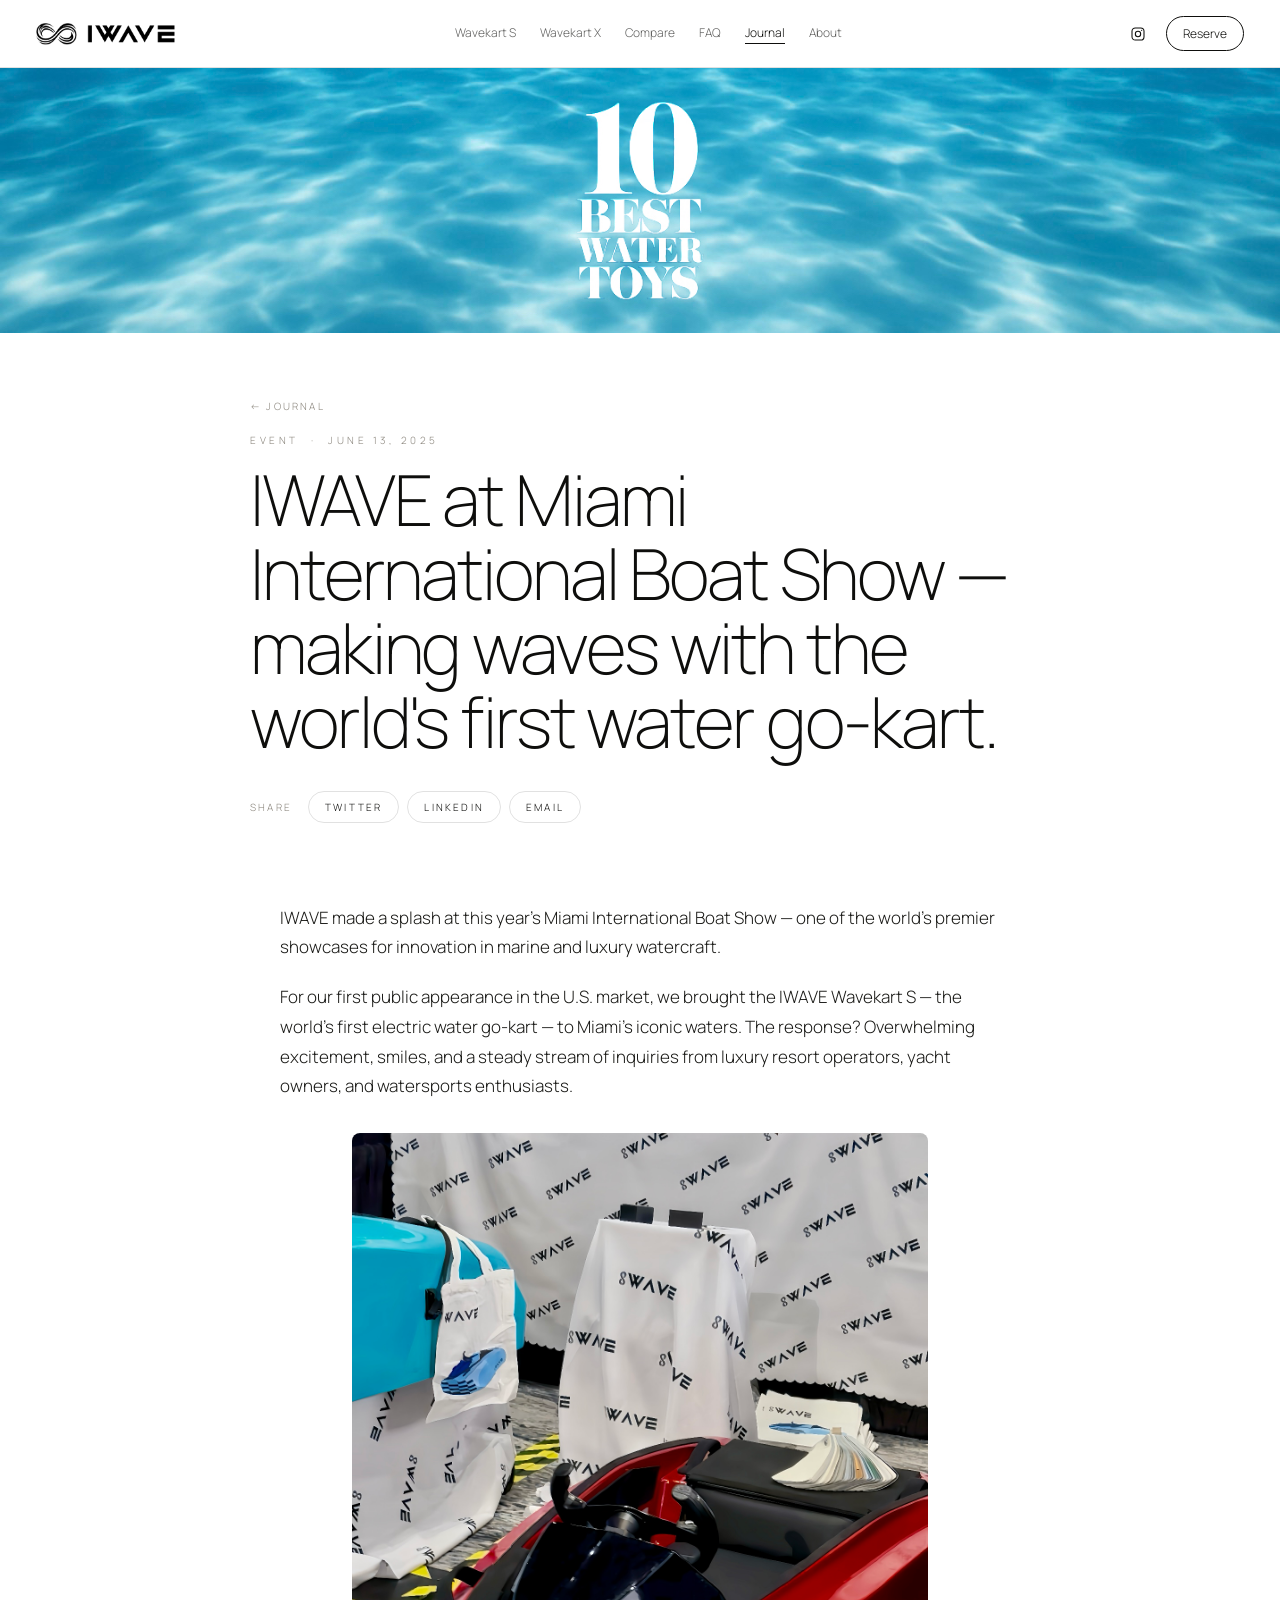
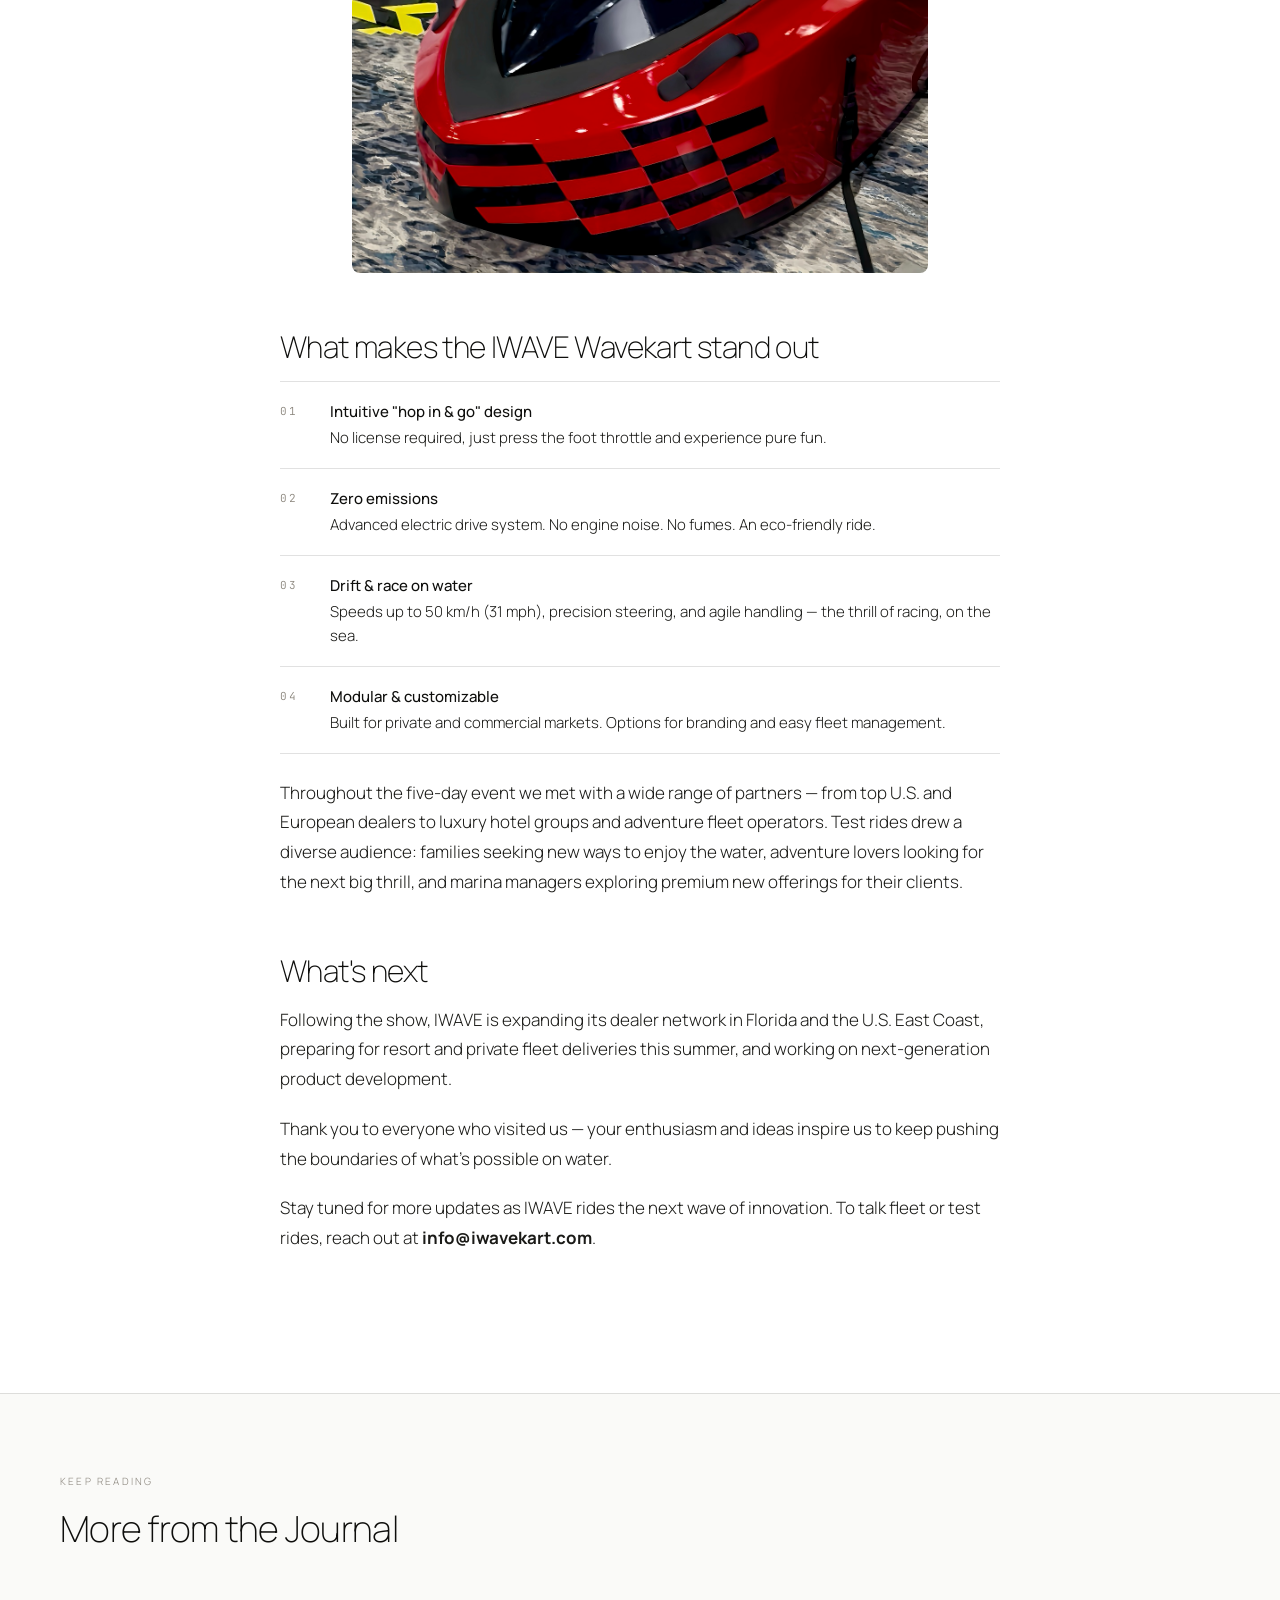
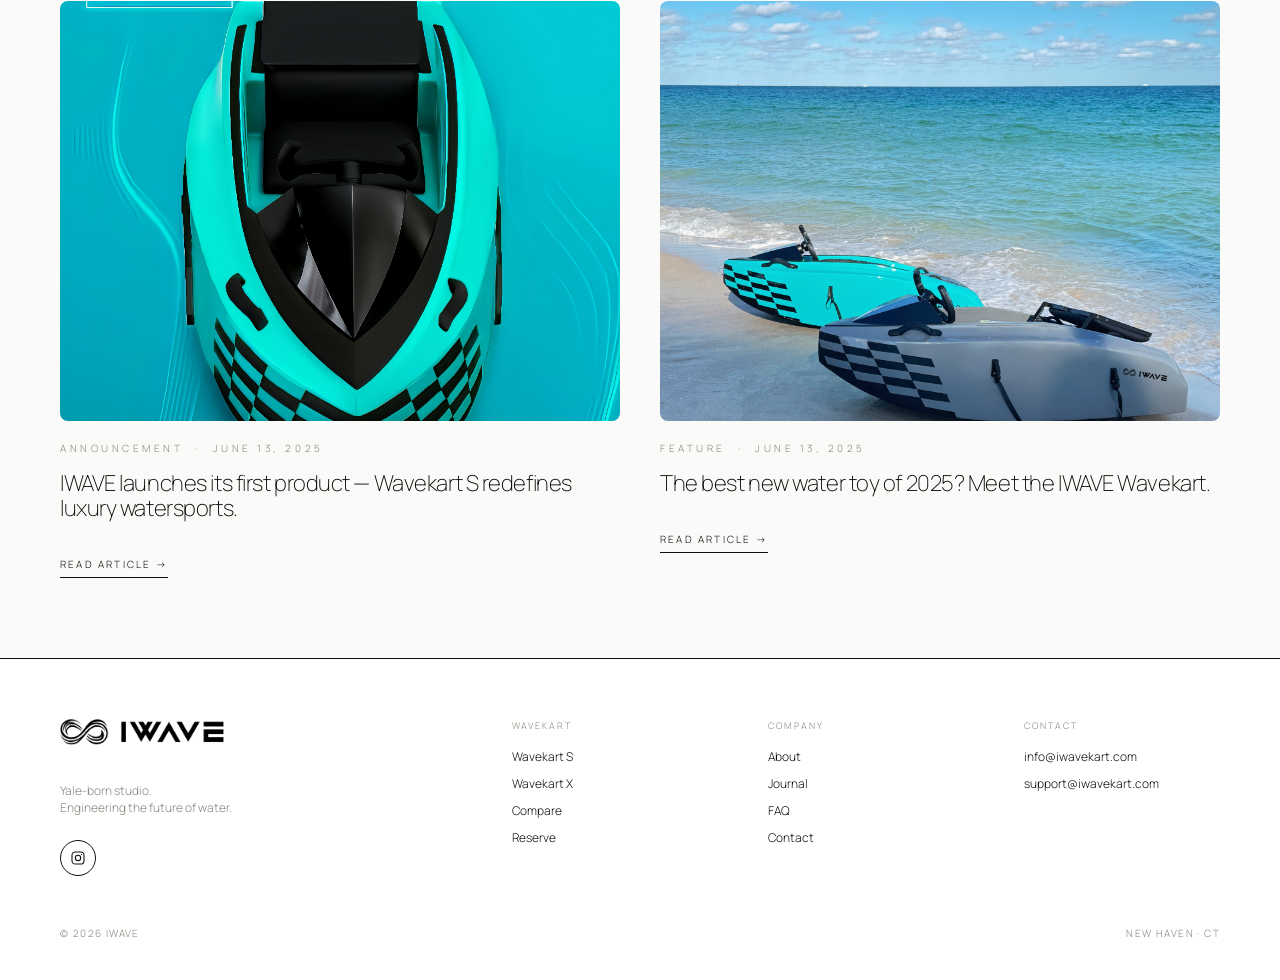
<file: news-miami.html>
<!doctype html>
<html lang="en">
<head>
<meta charset="utf-8">
<title>IWAVE at Miami International Boat Show | iwave Journal</title>
<meta name="description" content="IWAVE made waves at the Miami International Boat Show with the world's first electric water go-kart.">
<meta name="viewport" content="width=device-width,initial-scale=1">
<link rel="preconnect" href="https://fonts.googleapis.com">
<link rel="preconnect" href="https://fonts.gstatic.com" crossorigin>
<link href="https://fonts.googleapis.com/css2?family=Manrope:wght@200;300;400;500;600&family=Cormorant+Garamond:wght@300;400;500&family=JetBrains+Mono:wght@300;400&display=swap" rel="stylesheet">
<link rel="icon" type="image/jpeg" href="assets/favicon.png">
<link rel="stylesheet" href="styles/shared.css">
<style>
  html,body{margin:0;padding:0;background:#fff;font-family:'Manrope',system-ui,sans-serif;color:#0E0E0C;}
  *{box-sizing:border-box;}
  .iw-article h2{font-family:'Manrope',sans-serif;font-weight:200;letter-spacing:-0.02em;font-size:30px;line-height:1.2;margin:56px 0 16px;color:var(--ink);}
  .iw-article p{margin:0 0 20px;font-size:17px;line-height:1.75;color:var(--ink-2);}
  .iw-article ul{padding-left:0;list-style:none;margin:8px 0 24px;}
  .iw-article ul li{padding:18px 0;border-top:1px solid var(--hairline);font-size:15px;line-height:1.6;color:var(--ink-2);display:flex;gap:18px;align-items:flex-start;}
  .iw-article ul li:last-child{border-bottom:1px solid var(--hairline);}
  .iw-article ul li .iw-num{font-family:'JetBrains Mono',monospace;font-size:11px;letter-spacing:.18em;color:var(--warm-grey);min-width:32px;padding-top:3px;}
  .iw-article ul li .iw-body{flex:1;}
  .iw-article ul li strong{color:var(--ink);font-weight:500;display:block;margin-bottom:2px;}
  .iw-cover{width:100%;height:auto;display:block;}
  @media(min-width:768px){.iw-cover{max-height:420px;object-fit:cover;}}
  .iw-cover-section{padding:0 !important;margin:0 !important;}
</style>
</head>
<body class="font-body">
<script>window.PAGE_ACTIVE = 'journal';</script>

<!-- FULL-BLEED COVER -->
<section class="iw-cover-section" style="width:100%;position:relative;">
  <img src="assets/news/cover.jpg" alt="IWAVE at Miami Boat Show" class="iw-cover">
</section>

<!-- ARTICLE HEADER -->
<section style="padding:60px 60px 40px;max-width:900px;margin:0 auto;">
  <div style="margin-bottom:18px;">
    <a href="news.html" class="tracked-md" style="font-size:10px;color:var(--warm-grey);text-decoration:none;">← JOURNAL</a>
  </div>
  <div style="display:flex;gap:12px;align-items:center;margin-bottom:16px;" class="tracked-md">
    <span style="font-size:10px;color:var(--warm-grey);">EVENT</span>
    <span style="font-size:10px;color:var(--warm-grey);">·</span>
    <span style="font-size:10px;color:var(--warm-grey);">June 13, 2025</span>
  </div>
  <h1 class="font-display" style="font-size:clamp(40px,5.5vw,80px);font-weight:200;letter-spacing:-0.03em;line-height:1.05;margin:0 0 32px;">
    IWAVE at Miami International Boat Show — making waves with the world's first water go-kart.
  </h1>
  <div style="display:flex;gap:8px;align-items:center;">
    <span class="tracked-md" style="font-size:10px;color:var(--warm-grey);margin-right:8px;">SHARE</span>
    <a href="https://twitter.com/intent/tweet?text=IWAVE%20at%20Miami%20International%20Boat%20Show%20%E2%80%94%20making%20waves%20with%20the%20world%27s%20first%20water%20go-kart.%20%E2%80%94%20iwave%20Wavekart&url=https%3A%2F%2Fiwavekart.com%2Fnews-miami.html" target="_blank" rel="noopener" class="tracked-md" style="font-size:10px;padding:8px 16px;border:1px solid var(--hairline);border-radius:999px;color:var(--ink);text-decoration:none;">Twitter</a>
    <a href="https://www.linkedin.com/sharing/share-offsite/?url=https%3A%2F%2Fiwavekart.com%2Fnews-miami.html" target="_blank" rel="noopener" class="tracked-md" style="font-size:10px;padding:8px 16px;border:1px solid var(--hairline);border-radius:999px;color:var(--ink);text-decoration:none;">LinkedIn</a>
    <a href="mailto:?subject=IWAVE%20at%20Miami%20International%20Boat%20Show&body=Thought%20you'd%20like%20this%3A%20https%3A%2F%2Fiwavekart.com%2Fnews-miami.html" class="tracked-md" style="font-size:10px;padding:8px 16px;border:1px solid var(--hairline);border-radius:999px;color:var(--ink);text-decoration:none;">Email</a>
  </div>
</section>

<!-- ARTICLE BODY -->
<section style="padding:40px 60px 120px;">
  <div class="iw-article" style="max-width:720px;margin:0 auto;font-size:17px;line-height:1.75;color:var(--ink-2);">
    <p>IWAVE made a splash at this year's Miami International Boat Show — one of the world's premier showcases for innovation in marine and luxury watercraft.</p>
    <p>For our first public appearance in the U.S. market, we brought the IWAVE Wavekart S — the world's first electric water go-kart — to Miami's iconic waters. The response? Overwhelming excitement, smiles, and a steady stream of inquiries from luxury resort operators, yacht owners, and watersports enthusiasts.</p>
    <img src="assets/news/miami.jpg" alt="IWAVE at Miami Boat Show" style="width:80%;height:auto;border-radius:8px;display:block;margin:32px auto;">

    <h2>What makes the IWAVE Wavekart stand out</h2>
    <ul>
      <li>
        <div class="iw-num">01</div>
        <div class="iw-body"><strong>Intuitive "hop in &amp; go" design</strong>No license required, just press the foot throttle and experience pure fun.</div>
      </li>
      <li>
        <div class="iw-num">02</div>
        <div class="iw-body"><strong>Zero emissions</strong>Advanced electric drive system. No engine noise. No fumes. An eco-friendly ride.</div>
      </li>
      <li>
        <div class="iw-num">03</div>
        <div class="iw-body"><strong>Drift &amp; race on water</strong>Speeds up to 50 km/h (31 mph), precision steering, and agile handling — the thrill of racing, on the sea.</div>
      </li>
      <li>
        <div class="iw-num">04</div>
        <div class="iw-body"><strong>Modular &amp; customizable</strong>Built for private and commercial markets. Options for branding and easy fleet management.</div>
      </li>
    </ul>

    <p>Throughout the five-day event we met with a wide range of partners — from top U.S. and European dealers to luxury hotel groups and adventure fleet operators. Test rides drew a diverse audience: families seeking new ways to enjoy the water, adventure lovers looking for the next big thrill, and marina managers exploring premium new offerings for their clients.</p>

    <h2>What's next</h2>
    <p>Following the show, IWAVE is expanding its dealer network in Florida and the U.S. East Coast, preparing for resort and private fleet deliveries this summer, and working on next-generation product development.</p>
    <p>Thank you to everyone who visited us — your enthusiasm and ideas inspire us to keep pushing the boundaries of what's possible on water.</p>
    <p>Stay tuned for more updates as IWAVE rides the next wave of innovation. To talk fleet or test rides, reach out at <strong>info@iwavekart.com</strong>.</p>
  </div>
</section>

<!-- RELATED -->
<section style="padding:80px 60px;background:#FAFAF8;border-top:1px solid var(--hairline);">
  <div style="max-width:1300px;margin:0 auto;">
    <div class="tracked-md" style="font-size:10px;color:var(--warm-grey);margin-bottom:16px;">KEEP READING</div>
    <h2 class="font-display" style="font-size:36px;font-weight:200;letter-spacing:-0.02em;margin:0 0 48px;">More from the Journal</h2>
    <div style="display:grid;grid-template-columns:repeat(2,1fr);gap:40px;">
      <a href="news-launch.html" style="display:block;color:inherit;text-decoration:none;">
        <article style="display:flex;flex-direction:column;gap:20px;">
          <img src="assets/news/launch.jpg" alt="Wavekart S launch" style="width:100%;aspect-ratio:4/3;object-fit:cover;border-radius:8px;display:block;">
          <div>
            <div style="display:flex;gap:12px;align-items:center;margin-bottom:16px;" class="tracked-md"><span style="font-size:10px;color:var(--warm-grey);">ANNOUNCEMENT</span><span style="font-size:10px;color:var(--warm-grey);">·</span><span style="font-size:10px;color:var(--warm-grey);">June 13, 2025</span></div>
            <h2 class="font-display" style="font-size:22px;font-weight:200;letter-spacing:-0.02em;line-height:1.15;margin:0 0 16px;">IWAVE launches its first product — Wavekart S redefines luxury watersports.</h2>
            <div class="tracked-md" style="font-size:10px;margin-top:20px;border-bottom:1px solid var(--ink);padding-bottom:6px;display:inline-block;">READ ARTICLE →</div>
          </div>
        </article>
      </a>
      <a href="news-best-water-toy.html" style="display:block;color:inherit;text-decoration:none;">
        <article style="display:flex;flex-direction:column;gap:20px;">
          <img src="assets/news/water-toy.jpg" alt="Best water toy 2025" style="width:100%;aspect-ratio:4/3;object-fit:cover;border-radius:8px;display:block;">
          <div>
            <div style="display:flex;gap:12px;align-items:center;margin-bottom:16px;" class="tracked-md"><span style="font-size:10px;color:var(--warm-grey);">FEATURE</span><span style="font-size:10px;color:var(--warm-grey);">·</span><span style="font-size:10px;color:var(--warm-grey);">June 13, 2025</span></div>
            <h2 class="font-display" style="font-size:22px;font-weight:200;letter-spacing:-0.02em;line-height:1.15;margin:0 0 16px;">The best new water toy of 2025? Meet the IWAVE Wavekart.</h2>
            <div class="tracked-md" style="font-size:10px;margin-top:20px;border-bottom:1px solid var(--ink);padding-bottom:6px;display:inline-block;">READ ARTICLE →</div>
          </div>
        </article>
      </a>
    </div>
  </div>
</section>

<script src="shared.js" defer></script>
</body>
</html>
</file>
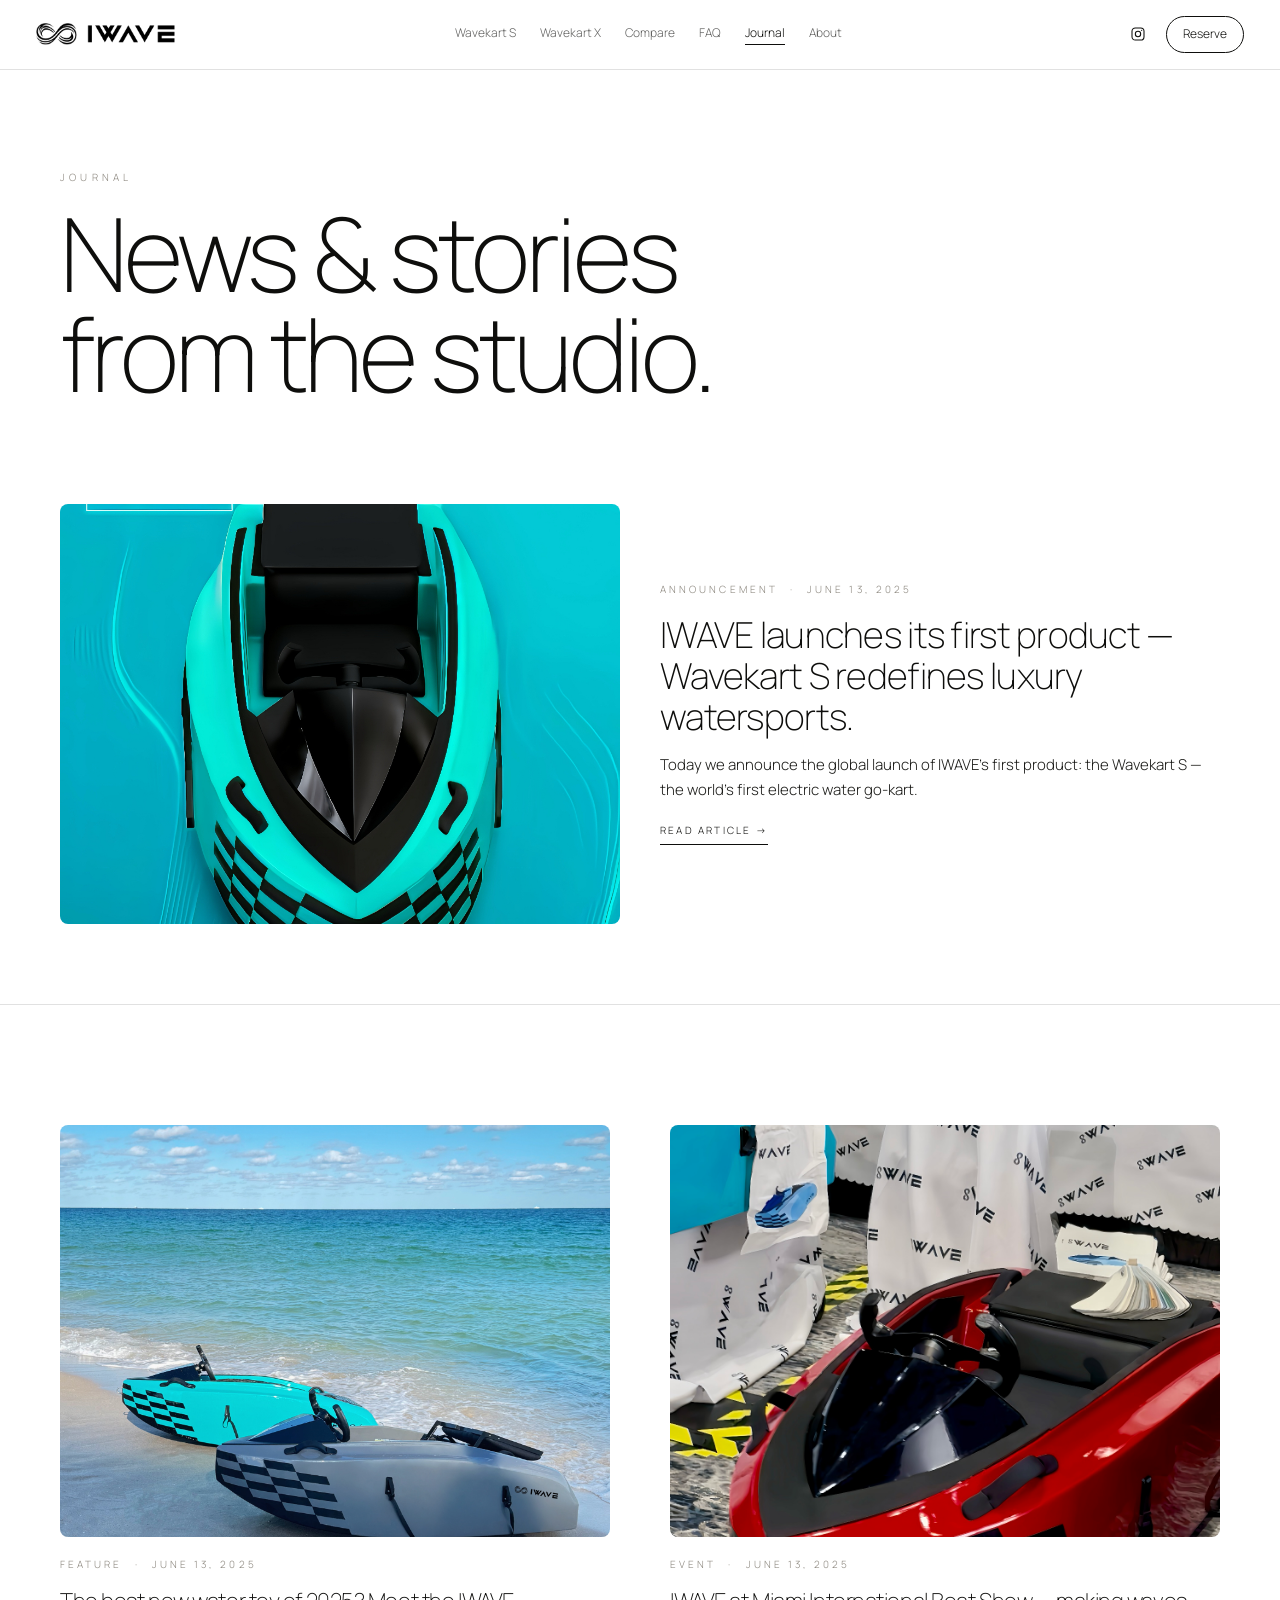
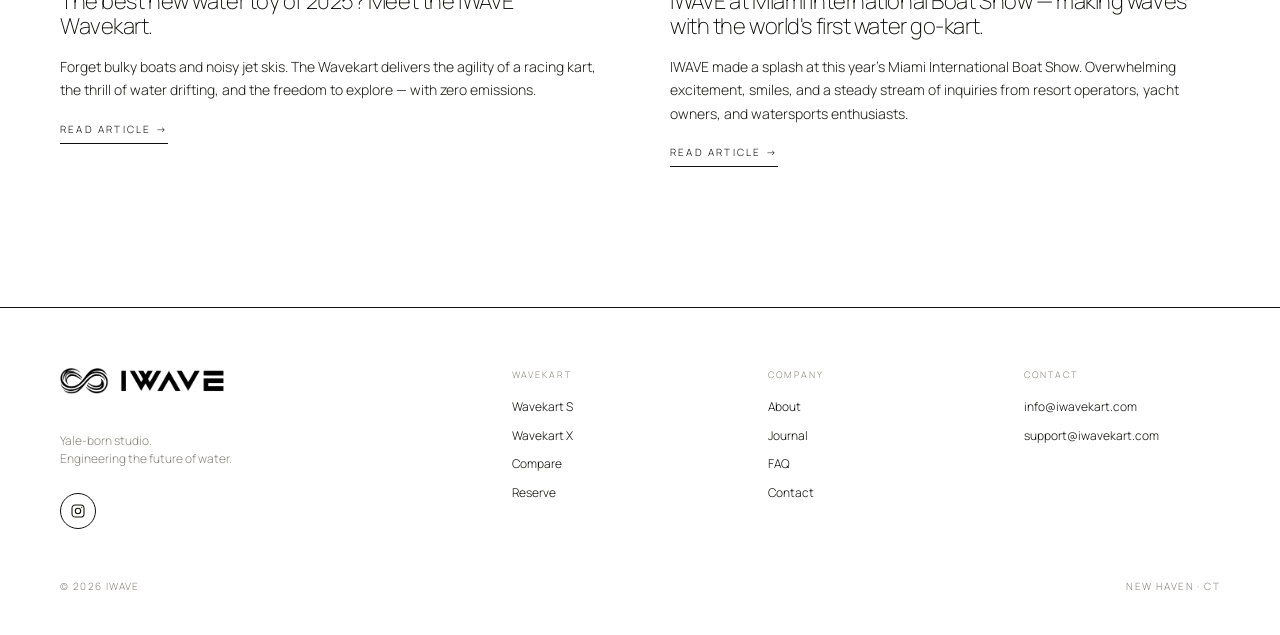
<file: news.html>
<!doctype html>
<html lang="en">
<head>
<meta charset="utf-8">
<title>Journal — iwave Wavekart</title>
<meta name="description" content="News and stories from the iwave studio — the electric water go-kart.">
<meta name="viewport" content="width=device-width,initial-scale=1">
<link rel="preconnect" href="https://fonts.googleapis.com">
<link rel="preconnect" href="https://fonts.gstatic.com" crossorigin>
<link href="https://fonts.googleapis.com/css2?family=Manrope:wght@200;300;400;500;600&family=Cormorant+Garamond:wght@300;400;500&family=JetBrains+Mono:wght@300;400&display=swap" rel="stylesheet">
<link rel="icon" type="image/jpeg" href="assets/favicon.png">
<link rel="stylesheet" href="styles/shared.css">
<style>
  html,body{margin:0;padding:0;background:#fff;color:var(--ink);font-family:'Manrope',system-ui,sans-serif;font-size:14px;line-height:1.55;}
  *{box-sizing:border-box;}
  a{color:inherit;text-decoration:none;}
  @media(max-width:767px){
    .iw-featured-article{grid-template-columns:1fr !important;gap:16px !important;}
  }
</style>
</head>
<body class="font-body">
<script>window.PAGE_ACTIVE = 'journal';</script>

<!-- JOURNAL HERO -->
<section style="padding:100px 60px 60px;max-width:1300px;margin:0 auto;">
  <div class="tracked-xl" style="font-size:10px;color:var(--warm-grey);margin-bottom:18px;">JOURNAL</div>
  <h1 class="font-display" style="font-size:clamp(56px,8vw,120px);font-weight:200;letter-spacing:-0.04em;line-height:0.98;margin:0;">
    News &amp; stories<br>from the studio.
  </h1>
</section>

<!-- FEATURED ARTICLE -->
<section style="padding:40px 60px 80px;max-width:1300px;margin:0 auto;">
  <a href="news-launch.html" style="display:block;color:inherit;text-decoration:none;">
    <article class="iw-featured-article" style="display:grid;grid-template-columns:1fr 1fr;gap:40px;align-items:center;">
      <img src="assets/news/launch.jpg" alt="Wavekart S launch" style="width:100%;aspect-ratio:4/3;object-fit:cover;border-radius:8px;display:block;">
      <div>
        <div style="display:flex;gap:12px;align-items:center;margin-bottom:16px;" class="tracked-md">
          <span style="font-size:10px;color:var(--warm-grey);">ANNOUNCEMENT</span>
          <span style="font-size:10px;color:var(--warm-grey);">·</span>
          <span style="font-size:10px;color:var(--warm-grey);">June 13, 2025</span>
        </div>
        <h2 class="font-display" style="font-size:clamp(24px,2.8vw,40px);font-weight:200;letter-spacing:-0.02em;line-height:1.15;margin:0 0 16px;">
          IWAVE launches its first product — Wavekart S redefines luxury watersports.
        </h2>
        <p style="font-size:15px;color:var(--ink-2);line-height:1.65;margin:0;">
          Today we announce the global launch of IWAVE's first product: the Wavekart S — the world's first electric water go-kart.
        </p>
        <div class="tracked-md" style="font-size:10px;margin-top:20px;border-bottom:1px solid var(--ink);padding-bottom:6px;display:inline-block;">READ ARTICLE →</div>
      </div>
    </article>
  </a>
</section>

<!-- TWO MORE ARTICLES -->
<section style="padding:60px 60px 140px;max-width:1300px;margin:0 auto;border-top:1px solid var(--hairline);">
  <div style="display:grid;grid-template-columns:repeat(2,1fr);gap:60px;padding-top:60px;">
    <!-- Article 2 -->
    <a href="news-best-water-toy.html" style="display:block;color:inherit;text-decoration:none;">
      <article style="display:flex;flex-direction:column;gap:20px;">
        <img src="assets/news/water-toy.jpg" alt="Best water toy 2025" style="width:100%;aspect-ratio:4/3;object-fit:cover;border-radius:8px;display:block;">
        <div>
          <div style="display:flex;gap:12px;align-items:center;margin-bottom:16px;" class="tracked-md">
            <span style="font-size:10px;color:var(--warm-grey);">FEATURE</span>
            <span style="font-size:10px;color:var(--warm-grey);">·</span>
            <span style="font-size:10px;color:var(--warm-grey);">June 13, 2025</span>
          </div>
          <h2 class="font-display" style="font-size:22px;font-weight:200;letter-spacing:-0.02em;line-height:1.15;margin:0 0 16px;">
            The best new water toy of 2025? Meet the IWAVE Wavekart.
          </h2>
          <p style="font-size:14px;color:var(--ink-2);line-height:1.65;margin:0;">
            Forget bulky boats and noisy jet skis. The Wavekart delivers the agility of a racing kart, the thrill of water drifting, and the freedom to explore — with zero emissions.
          </p>
          <div class="tracked-md" style="font-size:10px;margin-top:20px;border-bottom:1px solid var(--ink);padding-bottom:6px;display:inline-block;">READ ARTICLE →</div>
        </div>
      </article>
    </a>
    <!-- Article 3 -->
    <a href="news-miami.html" style="display:block;color:inherit;text-decoration:none;">
      <article style="display:flex;flex-direction:column;gap:20px;">
        <img src="assets/news/miami.jpg" alt="IWAVE at Miami Boat Show" style="width:100%;aspect-ratio:4/3;object-fit:cover;border-radius:8px;display:block;">
        <div>
          <div style="display:flex;gap:12px;align-items:center;margin-bottom:16px;" class="tracked-md">
            <span style="font-size:10px;color:var(--warm-grey);">EVENT</span>
            <span style="font-size:10px;color:var(--warm-grey);">·</span>
            <span style="font-size:10px;color:var(--warm-grey);">June 13, 2025</span>
          </div>
          <h2 class="font-display" style="font-size:22px;font-weight:200;letter-spacing:-0.02em;line-height:1.15;margin:0 0 16px;">
            IWAVE at Miami International Boat Show — making waves with the world's first water go-kart.
          </h2>
          <p style="font-size:14px;color:var(--ink-2);line-height:1.65;margin:0;">
            IWAVE made a splash at this year's Miami International Boat Show. Overwhelming excitement, smiles, and a steady stream of inquiries from resort operators, yacht owners, and watersports enthusiasts.
          </p>
          <div class="tracked-md" style="font-size:10px;margin-top:20px;border-bottom:1px solid var(--ink);padding-bottom:6px;display:inline-block;">READ ARTICLE →</div>
        </div>
      </article>
    </a>
  </div>
</section>

<script src="shared.js" defer></script>
</body>
</html>
</file>
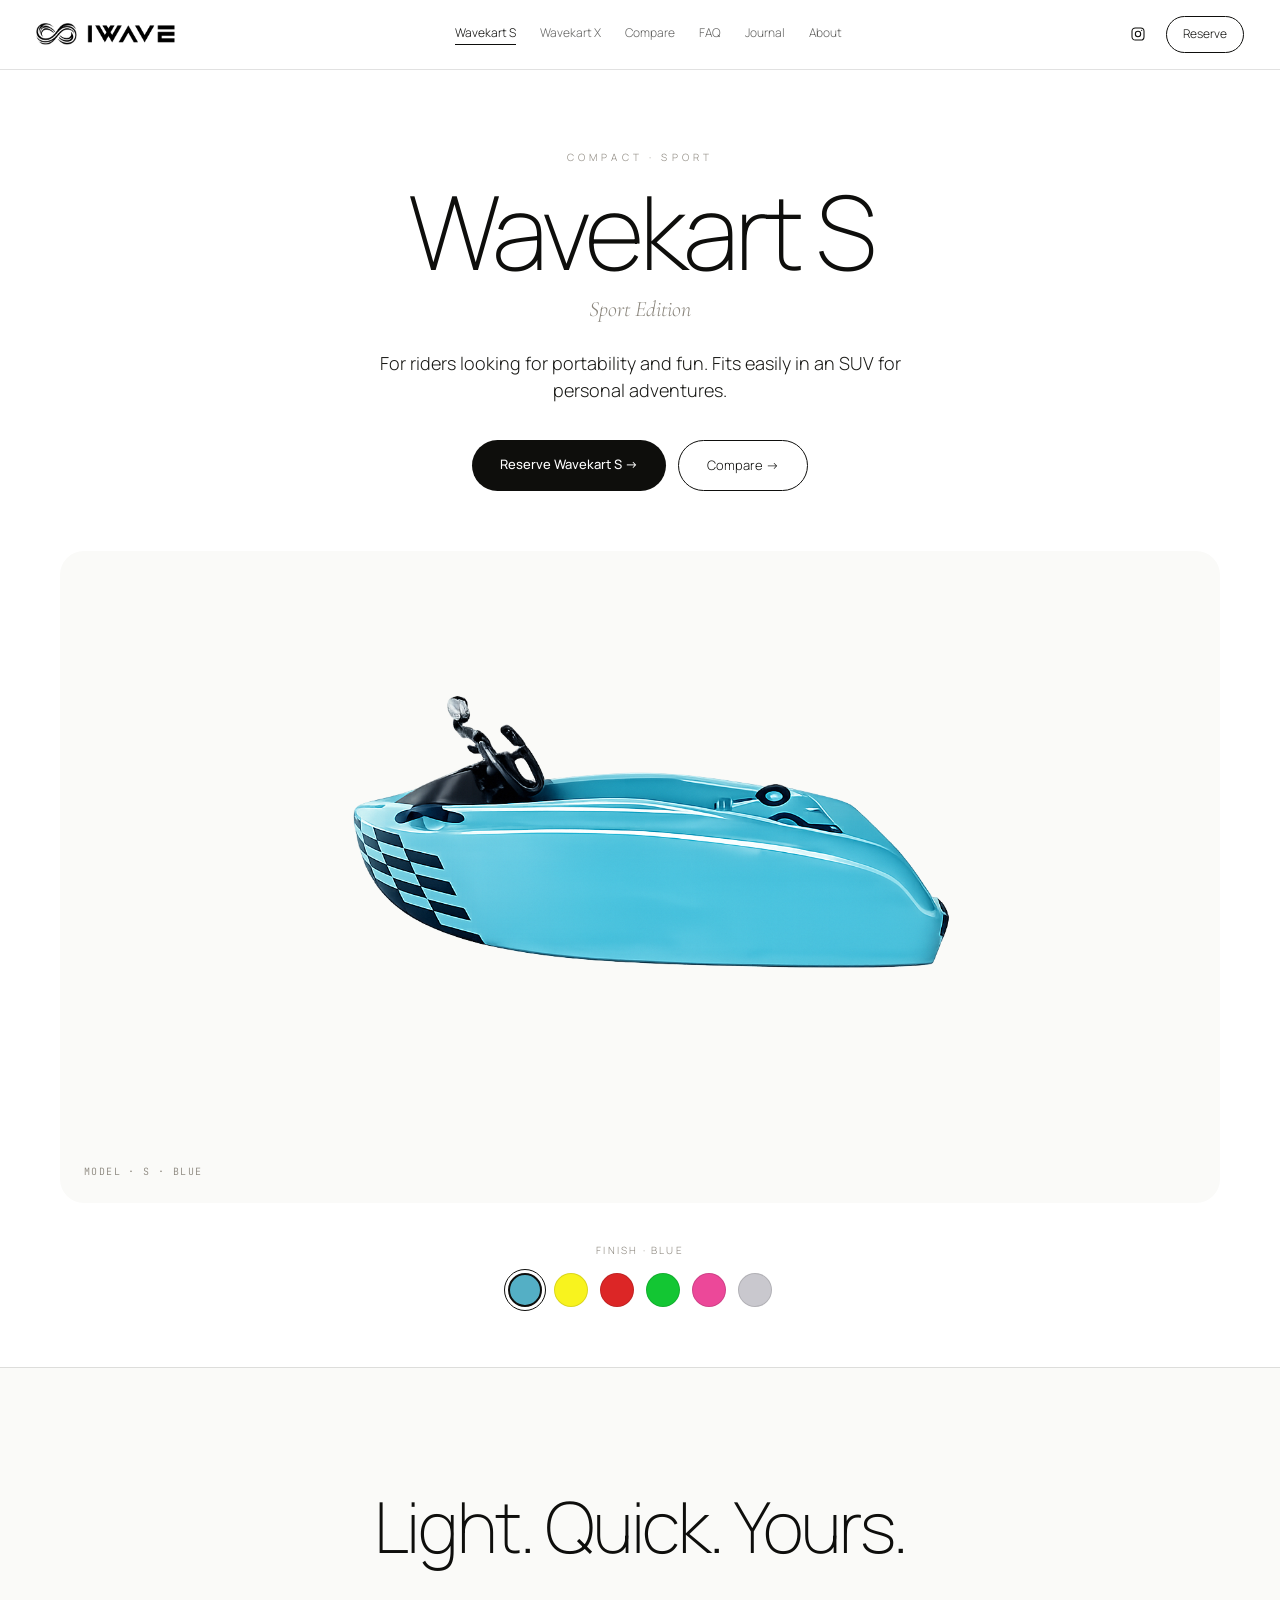
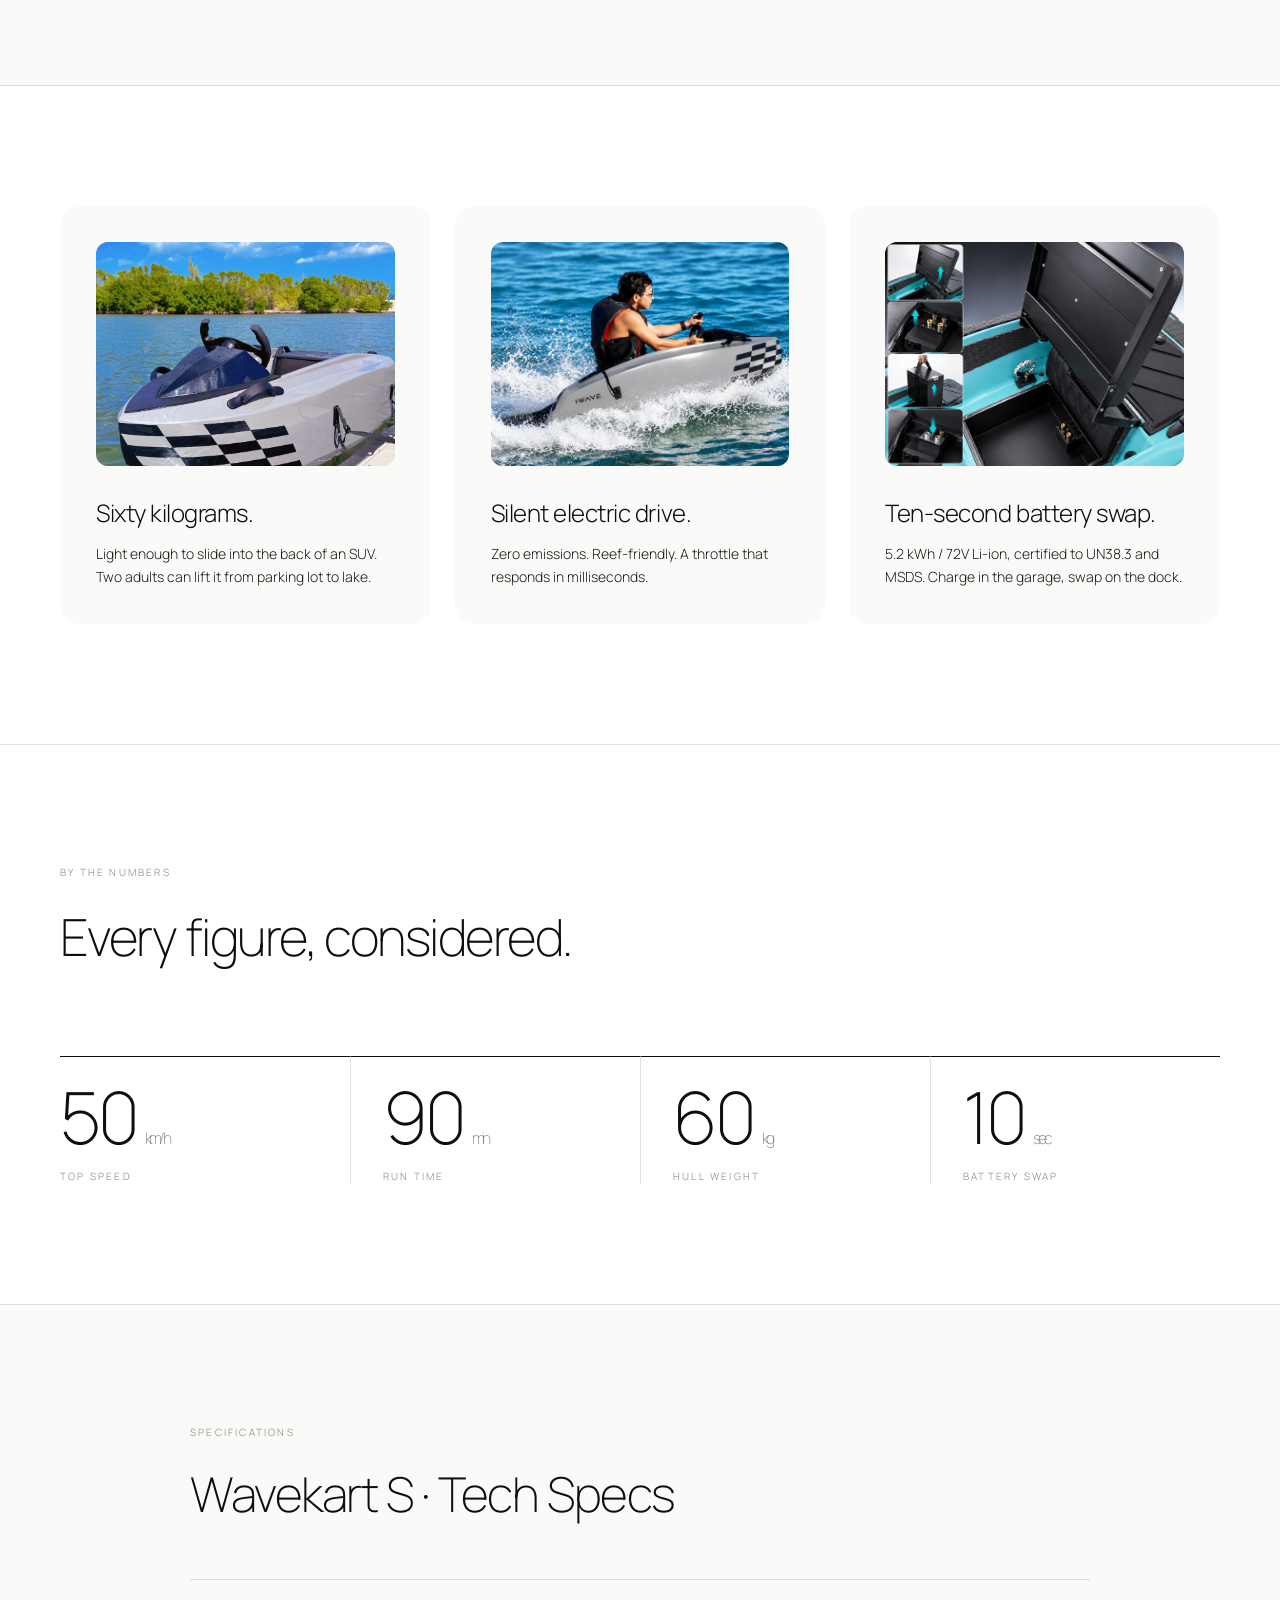
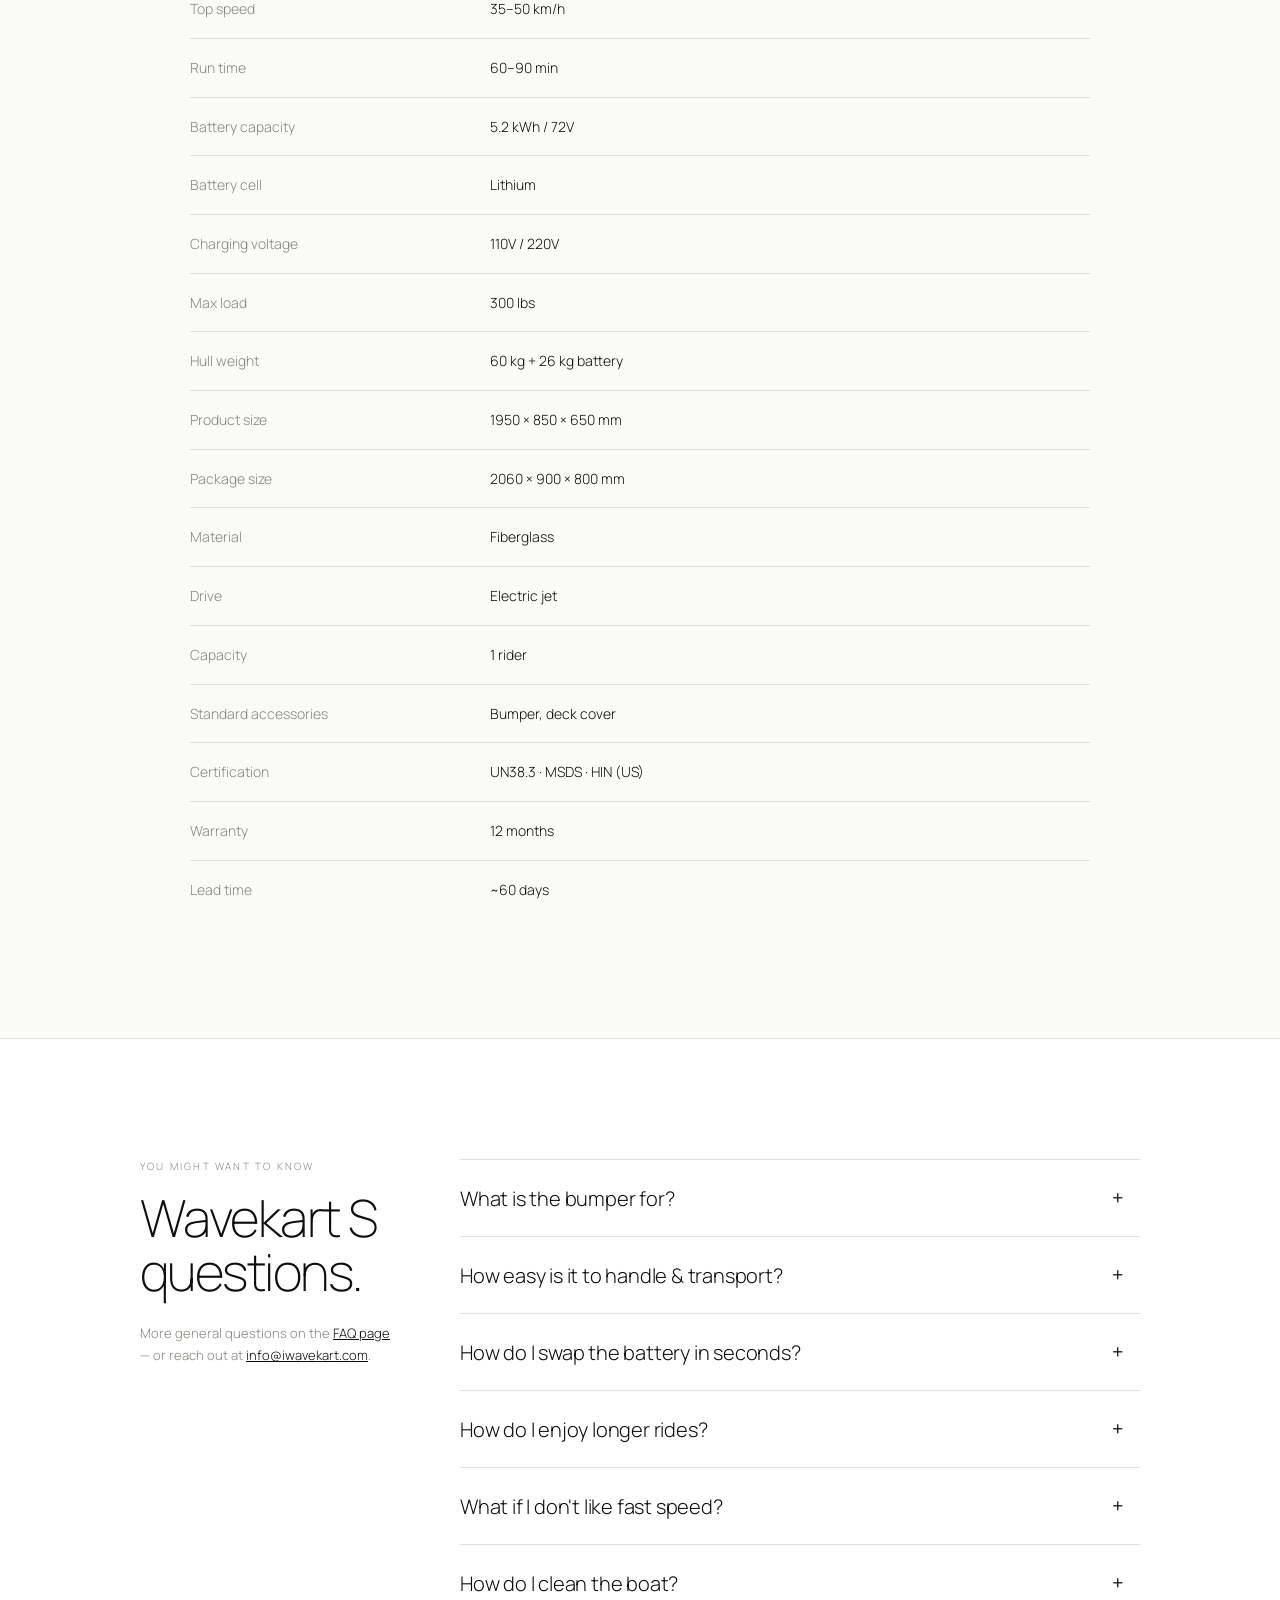
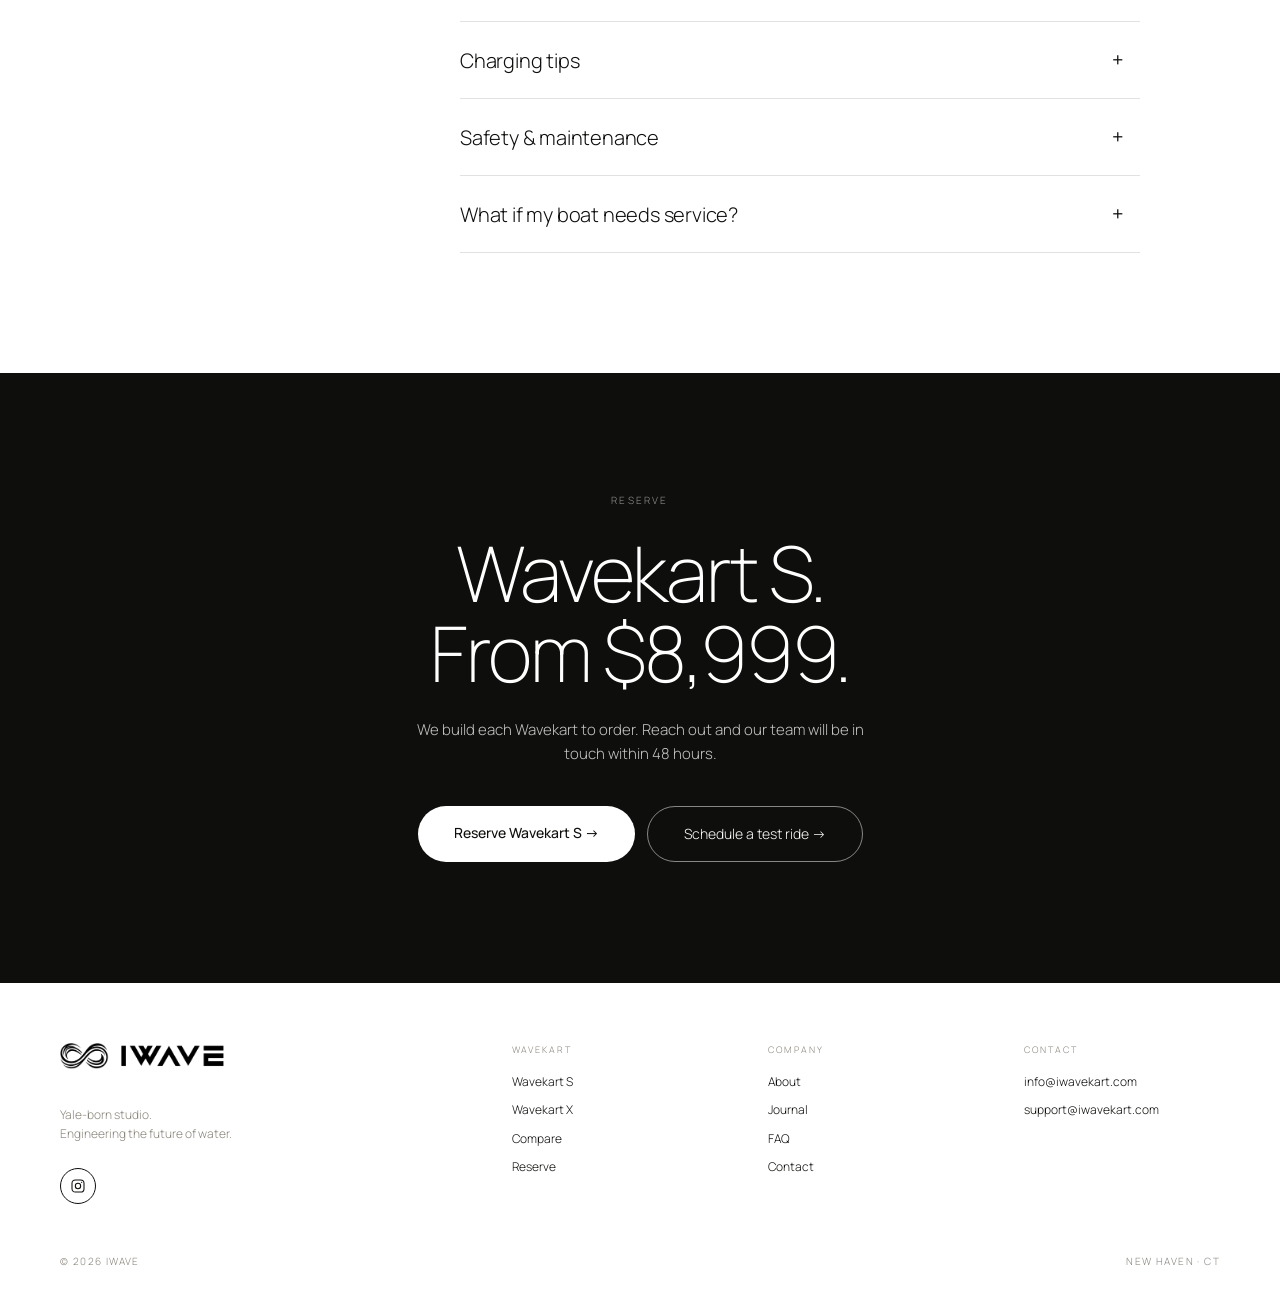
<file: wavekart-s.html>
<!doctype html>
<html lang="en">
<head>
<meta charset="utf-8">
<title>Wavekart S — Sport Edition | iwave Wavekart</title>
<meta name="description" content="Wavekart S — the compact, lightweight electric water go-kart. From $8,999.">
<meta name="viewport" content="width=device-width,initial-scale=1">
<link rel="preconnect" href="https://fonts.googleapis.com">
<link rel="preconnect" href="https://fonts.gstatic.com" crossorigin>
<link href="https://fonts.googleapis.com/css2?family=Manrope:wght@200;300;400;500;600&family=Cormorant+Garamond:wght@300;400;500&family=JetBrains+Mono:wght@300;400&display=swap" rel="stylesheet">
<link rel="icon" type="image/jpeg" href="assets/favicon.png">
<link rel="stylesheet" href="styles/shared.css">
<style>
  html,body{margin:0;padding:0;background:#fff;color:var(--ink);font-family:'Manrope',system-ui,sans-serif;font-size:14px;line-height:1.55;}
  *{box-sizing:border-box;}
  .faq-item{border-top:1px solid var(--hairline);}
  .faq-q{display:flex;align-items:center;justify-content:space-between;width:100%;padding:24px 0;background:transparent;border:0;cursor:pointer;font-family:inherit;color:var(--ink);text-align:left;}
  .faq-a{font-size:15px;color:var(--ink-2);line-height:1.75;max-width:760px;}
  .faq-a p{margin:0 0 12px;}
  .faq-a ul{margin:0 0 12px;padding-left:20px;}
  .faq-a ol{margin:0 0 12px;padding-left:20px;}
</style>
</head>
<body class="font-body">
<script>window.PAGE_ACTIVE = 's';</script>

<!-- HERO -->
<section style="padding:80px 60px 40px;text-align:center;">
  <div class="tracked-xl" style="font-size:10px;color:var(--warm-grey);margin-bottom:18px;">COMPACT · SPORT</div>
  <h1 class="font-display" style="font-size:clamp(56px,8vw,120px);line-height:0.95;letter-spacing:-0.04em;font-weight:200;margin:0 0 12px;">Wavekart S</h1>
  <div class="font-serif" style="font-size:22px;font-style:italic;color:var(--warm-grey);margin-bottom:24px;">Sport Edition</div>
  <p style="font-size:18px;color:var(--ink-2);max-width:580px;margin:0 auto 36px;line-height:1.5;">
    For riders looking for portability and fun. Fits easily in an SUV for personal adventures.
  </p>
  <div style="display:flex;justify-content:center;gap:12px;">
    <a href="mailto:info@iwavekart.com?subject=Reserve%20Wavekart%20S&body=I'm%20interested%20in%20reserving%20a%20Wavekart%20S.%0A%0AName:%0ALocation:%0APreferred%20finish:" style="display:inline-block;padding:14px 28px;border-radius:999px;background:var(--ink);color:#fff;font-family:inherit;font-size:13px;font-weight:500;text-decoration:none;">Reserve Wavekart S →</a>
    <a href="compare.html" style="padding:14px 28px;border-radius:999px;font-size:13px;border:1px solid var(--ink);color:var(--ink);text-decoration:none;">Compare →</a>
  </div>
</section>

<!-- PRODUCT SHOT -->
<section style="padding:20px 60px 60px;">
  <div id="s-viewer" style="position:relative;max-width:1200px;margin:0 auto;aspect-ratio:16/9;background:#FAFAF8;border-radius:24px;overflow:hidden;">
    <img class="kart-photo" id="s-kart-img" src="assets/wavekart/s-blue.png" alt="Wavekart S"
      style="position:absolute;inset:0;width:100%;height:100%;object-fit:contain;">
    <div class="font-mono tracked-sm kart-label" style="position:absolute;bottom:24px;left:24px;font-size:10px;color:var(--warm-grey);z-index:1;">MODEL · S · BLUE</div>
  </div>
  <!-- Color picker -->
  <div style="max-width:1200px;margin:40px auto 0;display:flex;flex-direction:column;align-items:center;gap:14px;">
    <div class="tracked-md" style="font-size:10px;color:var(--warm-grey);">FINISH · <span id="s-finish-label">BLUE</span></div>
    <div id="s-swatches" style="display:flex;gap:12px;"></div>
  </div>
</section>

<!-- BIG STATEMENT -->
<section style="padding:120px 60px;text-align:center;background:#FAFAF8;border-top:1px solid var(--hairline);border-bottom:1px solid var(--hairline);">
  <h2 class="font-display" style="font-size:clamp(40px,5.5vw,80px);font-weight:200;letter-spacing:-0.03em;line-height:1.1;margin:0;max-width:900px;margin-inline:auto;">
    Light. Quick. Yours.
  </h2>
</section>

<!-- FEATURE BLOCKS -->
<section style="padding:120px 60px;">
  <div style="display:grid;grid-template-columns:repeat(3,1fr);gap:24px;max-width:1300px;margin:0 auto;">
    <article style="background:#FAFAF8;border-radius:20px;padding:36px;min-height:380px;display:flex;flex-direction:column;justify-content:space-between;">
      <div style="position:relative;aspect-ratio:4/3;border-radius:12px;margin-bottom:28px;overflow:hidden;">
        <div class="iw-placeholder" style="position:absolute;inset:0;"><div class="iw-placeholder-label">FEATURE 01</div></div>
        <img src="assets/wavekart/s-feature-01.jpg" alt="Wavekart S feature 1" style="position:absolute;inset:0;width:100%;height:100%;object-fit:cover;">
      </div>
      <div>
        <h3 class="font-display" style="font-size:24px;font-weight:300;letter-spacing:-0.02em;margin:0 0 12px;">Sixty kilograms.</h3>
        <p style="font-size:14px;color:var(--ink-2);line-height:1.6;margin:0;">Light enough to slide into the back of an SUV. Two adults can lift it from parking lot to lake.</p>
      </div>
    </article>
    <article style="background:#FAFAF8;border-radius:20px;padding:36px;min-height:380px;display:flex;flex-direction:column;justify-content:space-between;">
      <div style="position:relative;aspect-ratio:4/3;border-radius:12px;margin-bottom:28px;overflow:hidden;">
        <div class="iw-placeholder" style="position:absolute;inset:0;"><div class="iw-placeholder-label">FEATURE 02</div></div>
        <img src="assets/wavekart/s-feature-02.jpg" alt="Wavekart S feature 2" style="position:absolute;inset:0;width:100%;height:100%;object-fit:cover;">
      </div>
      <div>
        <h3 class="font-display" style="font-size:24px;font-weight:300;letter-spacing:-0.02em;margin:0 0 12px;">Silent electric drive.</h3>
        <p style="font-size:14px;color:var(--ink-2);line-height:1.6;margin:0;">Zero emissions. Reef-friendly. A throttle that responds in milliseconds.</p>
      </div>
    </article>
    <article style="background:#FAFAF8;border-radius:20px;padding:36px;min-height:380px;display:flex;flex-direction:column;justify-content:space-between;">
      <div style="position:relative;aspect-ratio:4/3;border-radius:12px;margin-bottom:28px;overflow:hidden;">
        <div class="iw-placeholder" style="position:absolute;inset:0;"><div class="iw-placeholder-label">FEATURE 03</div></div>
        <img src="assets/wavekart/s-feature-03.jpg" alt="Wavekart S feature 3" style="position:absolute;inset:0;width:100%;height:100%;object-fit:cover;">
      </div>
      <div>
        <h3 class="font-display" style="font-size:24px;font-weight:300;letter-spacing:-0.02em;margin:0 0 12px;">Ten-second battery swap.</h3>
        <p style="font-size:14px;color:var(--ink-2);line-height:1.6;margin:0;">5.2 kWh / 72V Li-ion, certified to UN38.3 and MSDS. Charge in the garage, swap on the dock.</p>
      </div>
    </article>
  </div>
</section>

<!-- NUMBERS -->
<section style="padding:120px 60px;border-top:1px solid var(--hairline);">
  <div class="tracked-md" style="font-size:10px;color:var(--warm-grey);margin-bottom:16px;">BY THE NUMBERS</div>
  <h2 class="font-display" style="font-size:clamp(36px,4vw,56px);font-weight:200;letter-spacing:-0.03em;margin:0 0 80px;">Every figure, considered.</h2>
  <div style="display:grid;grid-template-columns:repeat(4,1fr);">
    <div style="border-top:1px solid var(--ink);padding-top:24px;padding-right:32px;">
      <div class="font-display" style="font-size:72px;font-weight:200;letter-spacing:-0.04em;line-height:1;display:flex;align-items:baseline;gap:8px;">
        <span data-countup data-to="50">50</span><span style="font-size:16px;color:var(--warm-grey);">km/h</span>
      </div>
      <div class="tracked-md" style="font-size:10px;color:var(--warm-grey);margin-top:16px;">TOP SPEED</div>
    </div>
    <div style="border-top:1px solid var(--ink);padding-top:24px;padding-right:32px;padding-left:32px;border-left:1px solid var(--hairline);">
      <div class="font-display" style="font-size:72px;font-weight:200;letter-spacing:-0.04em;line-height:1;display:flex;align-items:baseline;gap:8px;">
        <span data-countup data-to="90">90</span><span style="font-size:16px;color:var(--warm-grey);">min</span>
      </div>
      <div class="tracked-md" style="font-size:10px;color:var(--warm-grey);margin-top:16px;">RUN TIME</div>
    </div>
    <div style="border-top:1px solid var(--ink);padding-top:24px;padding-right:32px;padding-left:32px;border-left:1px solid var(--hairline);">
      <div class="font-display" style="font-size:72px;font-weight:200;letter-spacing:-0.04em;line-height:1;display:flex;align-items:baseline;gap:8px;">
        <span data-countup data-to="60">60</span><span style="font-size:16px;color:var(--warm-grey);">kg</span>
      </div>
      <div class="tracked-md" style="font-size:10px;color:var(--warm-grey);margin-top:16px;">HULL WEIGHT</div>
    </div>
    <div style="border-top:1px solid var(--ink);padding-top:24px;padding-left:32px;border-left:1px solid var(--hairline);">
      <div class="font-display" style="font-size:72px;font-weight:200;letter-spacing:-0.04em;line-height:1;display:flex;align-items:baseline;gap:8px;">
        <span data-countup data-to="10">10</span><span style="font-size:16px;color:var(--warm-grey);">sec</span>
      </div>
      <div class="tracked-md" style="font-size:10px;color:var(--warm-grey);margin-top:16px;">BATTERY SWAP</div>
    </div>
  </div>
</section>

<!-- SPEC TABLE -->
<section style="padding:120px 60px;background:#FAFAF8;border-top:1px solid var(--hairline);">
  <div style="max-width:900px;margin:0 auto;">
    <div class="tracked-md" style="font-size:10px;color:var(--warm-grey);margin-bottom:16px;">SPECIFICATIONS</div>
    <h2 class="font-display" style="font-size:clamp(32px,4vw,48px);font-weight:200;letter-spacing:-0.03em;margin:0 0 48px;">Wavekart S · Tech Specs</h2>
    <dl class="iw-spec-dl" style="margin:0;">
      <div style="display:grid;grid-template-columns:1fr 2fr;padding:18px 0;border-top:1px solid var(--hairline);font-size:14px;"><dt style="color:var(--warm-grey);">Top speed</dt><dd style="margin:0;">35–50 km/h</dd></div>
      <div style="display:grid;grid-template-columns:1fr 2fr;padding:18px 0;border-top:1px solid var(--hairline);font-size:14px;"><dt style="color:var(--warm-grey);">Run time</dt><dd style="margin:0;">60–90 min</dd></div>
      <div style="display:grid;grid-template-columns:1fr 2fr;padding:18px 0;border-top:1px solid var(--hairline);font-size:14px;"><dt style="color:var(--warm-grey);">Battery capacity</dt><dd style="margin:0;">5.2 kWh / 72V</dd></div>
      <div style="display:grid;grid-template-columns:1fr 2fr;padding:18px 0;border-top:1px solid var(--hairline);font-size:14px;"><dt style="color:var(--warm-grey);">Battery cell</dt><dd style="margin:0;">Lithium</dd></div>
      <div style="display:grid;grid-template-columns:1fr 2fr;padding:18px 0;border-top:1px solid var(--hairline);font-size:14px;"><dt style="color:var(--warm-grey);">Charging voltage</dt><dd style="margin:0;">110V / 220V</dd></div>
      <div style="display:grid;grid-template-columns:1fr 2fr;padding:18px 0;border-top:1px solid var(--hairline);font-size:14px;"><dt style="color:var(--warm-grey);">Max load</dt><dd style="margin:0;">300 lbs</dd></div>
      <div style="display:grid;grid-template-columns:1fr 2fr;padding:18px 0;border-top:1px solid var(--hairline);font-size:14px;"><dt style="color:var(--warm-grey);">Hull weight</dt><dd style="margin:0;">60 kg + 26 kg battery</dd></div>
      <div style="display:grid;grid-template-columns:1fr 2fr;padding:18px 0;border-top:1px solid var(--hairline);font-size:14px;"><dt style="color:var(--warm-grey);">Product size</dt><dd style="margin:0;">1950 × 850 × 650 mm</dd></div>
      <div style="display:grid;grid-template-columns:1fr 2fr;padding:18px 0;border-top:1px solid var(--hairline);font-size:14px;"><dt style="color:var(--warm-grey);">Package size</dt><dd style="margin:0;">2060 × 900 × 800 mm</dd></div>
      <div style="display:grid;grid-template-columns:1fr 2fr;padding:18px 0;border-top:1px solid var(--hairline);font-size:14px;"><dt style="color:var(--warm-grey);">Material</dt><dd style="margin:0;">Fiberglass</dd></div>
      <div style="display:grid;grid-template-columns:1fr 2fr;padding:18px 0;border-top:1px solid var(--hairline);font-size:14px;"><dt style="color:var(--warm-grey);">Drive</dt><dd style="margin:0;">Electric jet</dd></div>
      <div style="display:grid;grid-template-columns:1fr 2fr;padding:18px 0;border-top:1px solid var(--hairline);font-size:14px;"><dt style="color:var(--warm-grey);">Capacity</dt><dd style="margin:0;">1 rider</dd></div>
      <div style="display:grid;grid-template-columns:1fr 2fr;padding:18px 0;border-top:1px solid var(--hairline);font-size:14px;"><dt style="color:var(--warm-grey);">Standard accessories</dt><dd style="margin:0;">Bumper, deck cover</dd></div>
      <div style="display:grid;grid-template-columns:1fr 2fr;padding:18px 0;border-top:1px solid var(--hairline);font-size:14px;"><dt style="color:var(--warm-grey);">Certification</dt><dd style="margin:0;">UN38.3 · MSDS · HIN (US)</dd></div>
      <div style="display:grid;grid-template-columns:1fr 2fr;padding:18px 0;border-top:1px solid var(--hairline);font-size:14px;"><dt style="color:var(--warm-grey);">Warranty</dt><dd style="margin:0;">12 months</dd></div>
      <div style="display:grid;grid-template-columns:1fr 2fr;padding:18px 0;border-top:1px solid var(--hairline);font-size:14px;"><dt style="color:var(--warm-grey);">Lead time</dt><dd style="margin:0;">~60 days</dd></div>
    </dl>
  </div>
</section>

<!-- FAQ -->
<section style="padding:120px 60px;border-top:1px solid var(--hairline);">
  <div style="max-width:1000px;margin:0 auto;display:grid;grid-template-columns:260px 1fr;gap:60px;">
    <div>
      <div class="tracked-md" style="font-size:10px;color:var(--warm-grey);margin-bottom:16px;">YOU MIGHT WANT TO KNOW</div>
      <h2 class="font-display" style="font-size:clamp(36px,4vw,56px);font-weight:200;letter-spacing:-0.03em;line-height:1.05;margin:0 0 24px;">
        Wavekart S<br>questions.
      </h2>
      <p style="font-size:13px;color:var(--warm-grey);line-height:1.7;margin:0;">
        More general questions on the <a href="faq.html" style="color:var(--ink);">FAQ page</a> — or reach out at <a href="mailto:info@iwavekart.com" style="color:var(--ink);">info@iwavekart.com</a>.
      </p>
    </div>
    <div>
      <div class="faq-item">
        <button class="faq-q">
          <span class="font-display" style="font-size:20px;font-weight:300;letter-spacing:-0.01em;padding-right:24px;">What is the bumper for?</span>
          <span class="faq-icon" style="width:28px;height:28px;flex:0 0 28px;position:relative;font-size:20px;color:var(--ink);">+</span>
        </button>
        <div class="faq-a">
          <p>Every Wavekart S comes with a complimentary bumper, designed to enhance your experience: it adds extra stability in choppy waters, and provides an additional layer of protection when docking or maneuvering near other boats.</p>
          <p><em>For rentals:</em> we highly recommend installing the bumper — it ensures a safer, more stable ride for first-time riders.</p>
          <p><em>For personal use:</em> install it for added comfort in rougher conditions, or remove it for a sleeker look in calm waters.</p>
        </div>
      </div>
      <div class="faq-item">
        <button class="faq-q">
          <span class="font-display" style="font-size:20px;font-weight:300;letter-spacing:-0.01em;padding-right:24px;">How easy is it to handle &amp; transport?</span>
          <span class="faq-icon" style="width:28px;height:28px;flex:0 0 28px;position:relative;font-size:20px;color:var(--ink);">+</span>
        </button>
        <div class="faq-a">
          <ul>
            <li>With the battery removed, the hull is 60 kg — two adults can easily lift and carry it.</li>
            <li>With a small trailer, even a single person can tow it effortlessly.</li>
            <li>Two men and two women can comfortably carry it together from parking lot to lake front.</li>
            <li>The boat fits inside most SUV trunks — no trailer needed unless you prefer one.</li>
          </ul>
        </div>
      </div>
      <div class="faq-item">
        <button class="faq-q">
          <span class="font-display" style="font-size:20px;font-weight:300;letter-spacing:-0.01em;padding-right:24px;">How do I swap the battery in seconds?</span>
          <span class="faq-icon" style="width:28px;height:28px;flex:0 0 28px;position:relative;font-size:20px;color:var(--ink);">+</span>
        </button>
        <div class="faq-a">
          <p>Swapping batteries is quick and simple:</p>
          <ol>
            <li>Turn off the boat.</li>
            <li>Open the battery box, lift out the battery, and insert a fully charged one.</li>
            <li>Close the box securely — you're ready to go.</li>
          </ol>
          <p><em>Pro tip:</em> always double-check the battery seal to keep your boat protected.</p>
        </div>
      </div>
      <div class="faq-item">
        <button class="faq-q">
          <span class="font-display" style="font-size:20px;font-weight:300;letter-spacing:-0.01em;padding-right:24px;">How do I enjoy longer rides?</span>
          <span class="faq-icon" style="width:28px;height:28px;flex:0 0 28px;position:relative;font-size:20px;color:var(--ink);">+</span>
        </button>
        <div class="faq-a">
          <p>The battery lasts approximately 60–90 minutes under continuous riding. In real life, you're rarely holding the throttle non-stop — cruising, drifting, and pausing extend that significantly.</p>
          <p>In our test rides, groups of 4–5 people take 10–15 minute turns each and easily enjoy 2–4 rounds on a single battery.</p>
          <p>For intense riders or families who love to share, we recommend a second battery. Swapping takes just minutes — and the fun continues all day.</p>
        </div>
      </div>
      <div class="faq-item">
        <button class="faq-q">
          <span class="font-display" style="font-size:20px;font-weight:300;letter-spacing:-0.01em;padding-right:24px;">What if I don't like fast speed?</span>
          <span class="faq-icon" style="width:28px;height:28px;flex:0 0 28px;position:relative;font-size:20px;color:var(--ink);">+</span>
        </button>
        <div class="faq-a">
          <p>Your boat adapts to your mood. Glide slowly to enjoy the view, or push the throttle for a go-kart-on-water experience. Ride at your own pace — the experience is yours to create.</p>
          <p style="font-size:13px;color:var(--warm-grey);"><em>Safety:</em> in most regions, minors must be accompanied by an adult. Please check local regulations and ride responsibly.</p>
        </div>
      </div>
      <div class="faq-item">
        <button class="faq-q">
          <span class="font-display" style="font-size:20px;font-weight:300;letter-spacing:-0.01em;padding-right:24px;">How do I clean the boat?</span>
          <span class="faq-icon" style="width:28px;height:28px;flex:0 0 28px;position:relative;font-size:20px;color:var(--ink);">+</span>
        </button>
        <div class="faq-a">
          <p>Rinse with fresh water after every ride. Avoid high-pressure washers on electronic components. For the body, use a soft cloth and mild detergent — treat it like your favorite car or sports gear.</p>
        </div>
      </div>
      <div class="faq-item">
        <button class="faq-q">
          <span class="font-display" style="font-size:20px;font-weight:300;letter-spacing:-0.01em;padding-right:24px;">Charging tips</span>
          <span class="faq-icon" style="width:28px;height:28px;flex:0 0 28px;position:relative;font-size:20px;color:var(--ink);">+</span>
        </button>
        <div class="faq-a">
          <ul>
            <li>Always use the original charger provided. Connect the charger before plugging it into the outlet.</li>
            <li>Charge in a cool, dry place away from direct sunlight.</li>
            <li>Do not leave the battery on charge unattended for extended periods.</li>
          </ul>
        </div>
      </div>
      <div class="faq-item">
        <button class="faq-q">
          <span class="font-display" style="font-size:20px;font-weight:300;letter-spacing:-0.01em;padding-right:24px;">Safety &amp; maintenance</span>
          <span class="faq-icon" style="width:28px;height:28px;flex:0 0 28px;position:relative;font-size:20px;color:var(--ink);">+</span>
        </button>
        <div class="faq-a">
          <ul>
            <li>Perform a pre-ride check for loose components or visible damage.</li>
            <li>Store the boat in a shaded area or indoors when not in use.</li>
            <li>If any issues occur (e.g. power failure, controller pairing), refer to the user manual or contact our support team.</li>
          </ul>
        </div>
      </div>
      <div class="faq-item">
        <button class="faq-q">
          <span class="font-display" style="font-size:20px;font-weight:300;letter-spacing:-0.01em;padding-right:24px;">What if my boat needs service?</span>
          <span class="faq-icon" style="width:28px;height:28px;flex:0 0 28px;position:relative;font-size:20px;color:var(--ink);">+</span>
        </button>
        <div class="faq-a">
          <p>Every boat comes with a 12-month warranty. If something breaks, we ship replacement parts free of charge to your address or directly to your service provider.</p>
          <p>After the warranty expires, we continue to supply replacement parts at fair prices so you can keep enjoying your boat for years.</p>
          <p>Choose how to handle repairs: follow our step-by-step video guides yourself, or bring it to an authorized service provider — either way, our team is here to help.</p>
        </div>
      </div>
      <div style="border-top:1px solid var(--hairline);"></div>
    </div>
  </div>
</section>

<!-- FINAL CTA -->
<section style="padding:120px 60px;background:var(--ink);color:#fff;text-align:center;">
  <div class="tracked-md" style="font-size:10px;opacity:.55;margin-bottom:24px;">RESERVE</div>
  <h2 class="font-display" style="font-size:clamp(40px,6vw,88px);font-weight:200;letter-spacing:-0.03em;line-height:1.05;margin:0 0 24px;">
    Wavekart S.<br>From $8,999.
  </h2>
  <p style="opacity:.75;max-width:480px;margin:0 auto 40px;font-size:15px;line-height:1.6;">
    We build each Wavekart to order. Reach out and our team will be in touch within 48 hours.
  </p>
  <div style="display:flex;justify-content:center;gap:12px;flex-wrap:wrap;">
    <a href="mailto:info@iwavekart.com?subject=Reserve%20Wavekart%20S&body=I'm%20interested%20in%20reserving%20a%20Wavekart%20S.%0A%0AName:%0ALocation:%0APreferred%20finish:" style="display:inline-block;padding:16px 36px;border-radius:999px;background:#fff;color:var(--ink);font-family:inherit;font-size:14px;font-weight:500;text-decoration:none;">Reserve Wavekart S →</a>
    <a href="mailto:info@iwavekart.com?subject=Schedule%20a%20Wavekart%20S%20test%20ride" style="display:inline-block;padding:16px 36px;border-radius:999px;background:transparent;color:#fff;border:1px solid rgba(255,255,255,.5);font-family:inherit;font-size:14px;text-decoration:none;">Schedule a test ride →</a>
  </div>
</section>

<script src="shared.js" defer></script>
<script>
document.addEventListener('DOMContentLoaded', function() {
  var COLORS = [
    { name: 'BLUE',   hex: '#54AFC5', slug: 'blue'   },
    { name: 'YELLOW', hex: '#F8F31E', slug: 'yellow2' },
    { name: 'RED',    hex: '#DC2626', slug: 'red'    },
    { name: 'GREEN',  hex: '#13C633', slug: 'green2'  },
    { name: 'PINK',   hex: '#EC4899', slug: 'pink2'   },
    { name: 'GREY',   hex: '#C9C8CE', slug: 'gray2'   },
  ];
  var current = COLORS[0];
  var swatchContainer = document.getElementById('s-swatches');
  var finishLabel = document.getElementById('s-finish-label');
  var img = document.getElementById('s-kart-img');

  var kartLabel = document.querySelector('#s-viewer .kart-label');

  function setColor(c) {
    current = c;
    if (finishLabel) finishLabel.textContent = c.name;
    if (img) img.src = 'assets/wavekart/s-' + c.slug + '.png';
    if (kartLabel) kartLabel.textContent = 'MODEL · S · ' + c.name;
    swatchContainer.querySelectorAll('button').forEach(function(btn) {
      btn.style.border = btn.dataset.slug === c.slug ? '2px solid var(--ink)' : '1px solid var(--hairline)';
      btn.style.outline = btn.dataset.slug === c.slug ? '1px solid var(--ink)' : '';
      btn.style.outlineOffset = '3px';
    });
  }

  COLORS.forEach(function(c) {
    var btn = document.createElement('button');
    btn.dataset.slug = c.slug;
    btn.title = c.name;
    btn.style.cssText = 'width:34px;height:34px;border-radius:50%;padding:0;cursor:pointer;transition:all .2s;';
    btn.style.background = c.hex;
    btn.addEventListener('click', function() { setColor(c); });
    swatchContainer.appendChild(btn);
  });

  setColor(COLORS[0]);
});
</script>
</body>
</html>
</file>
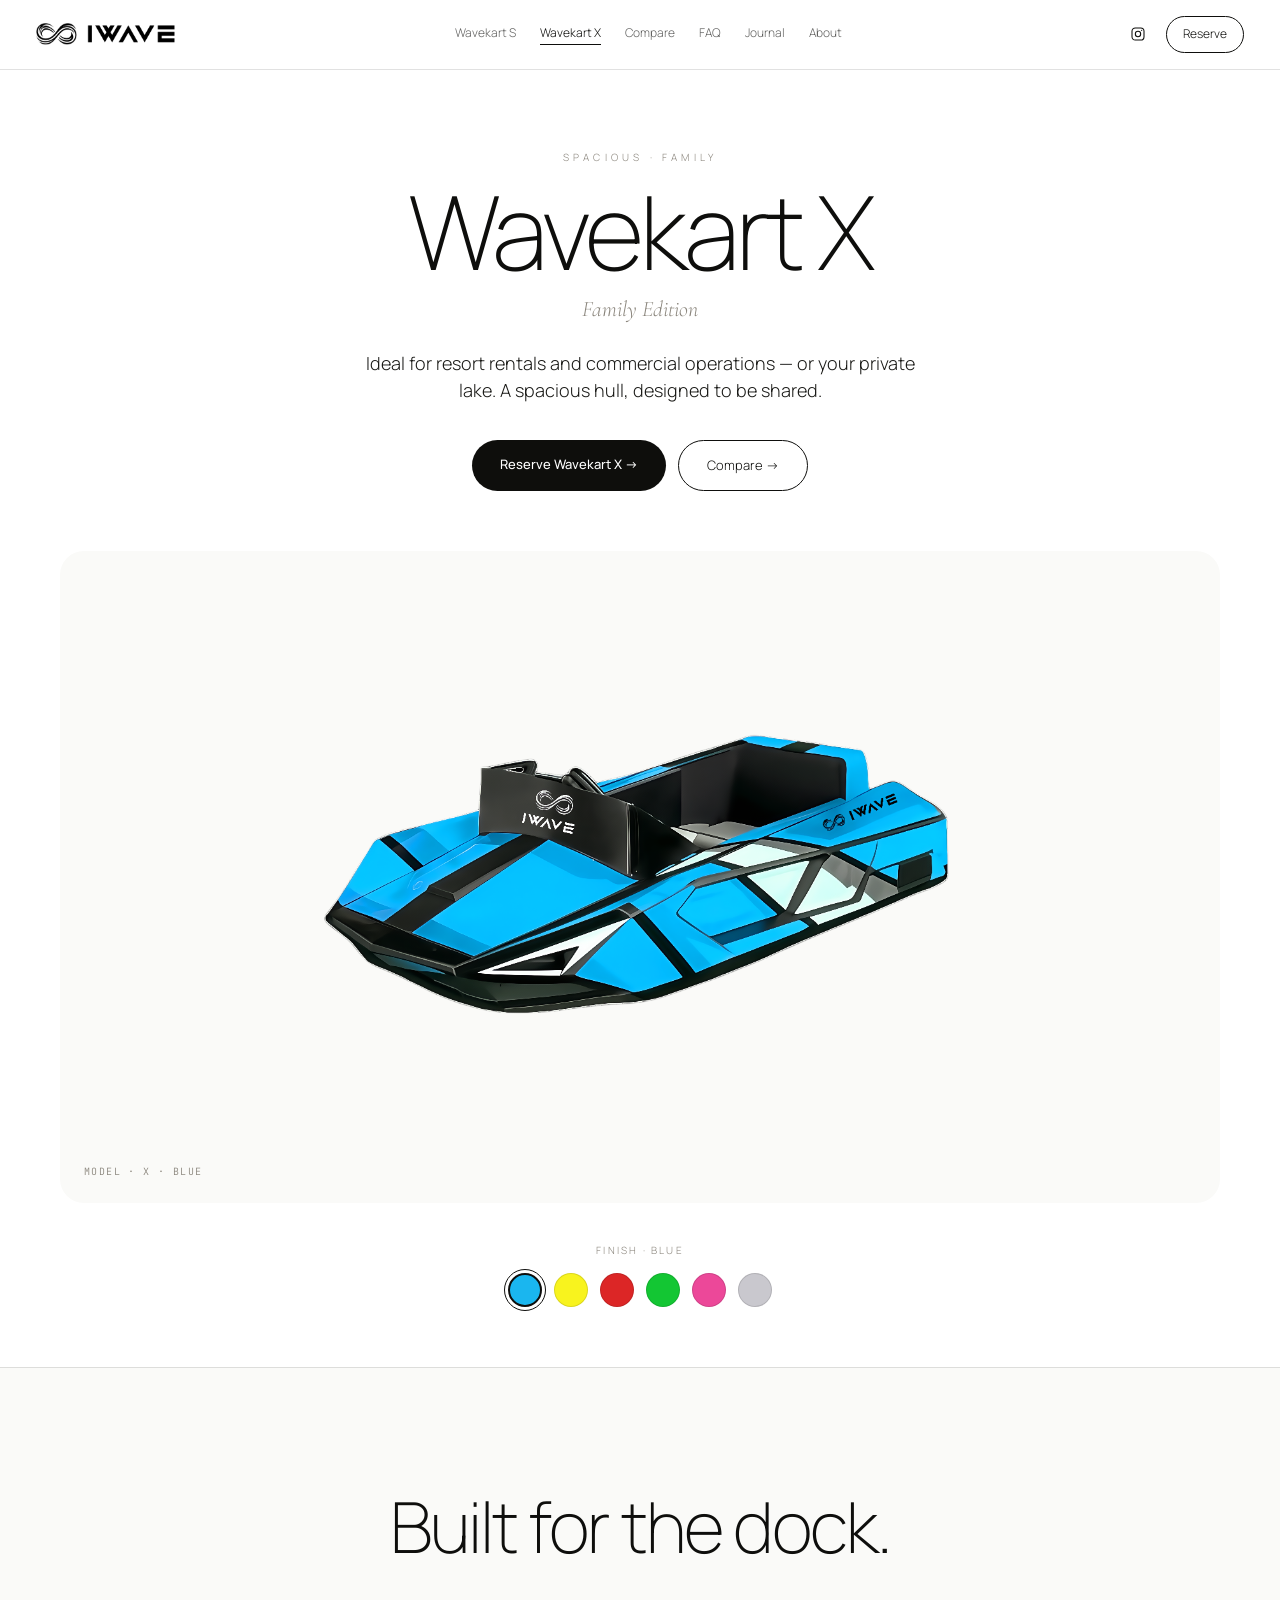
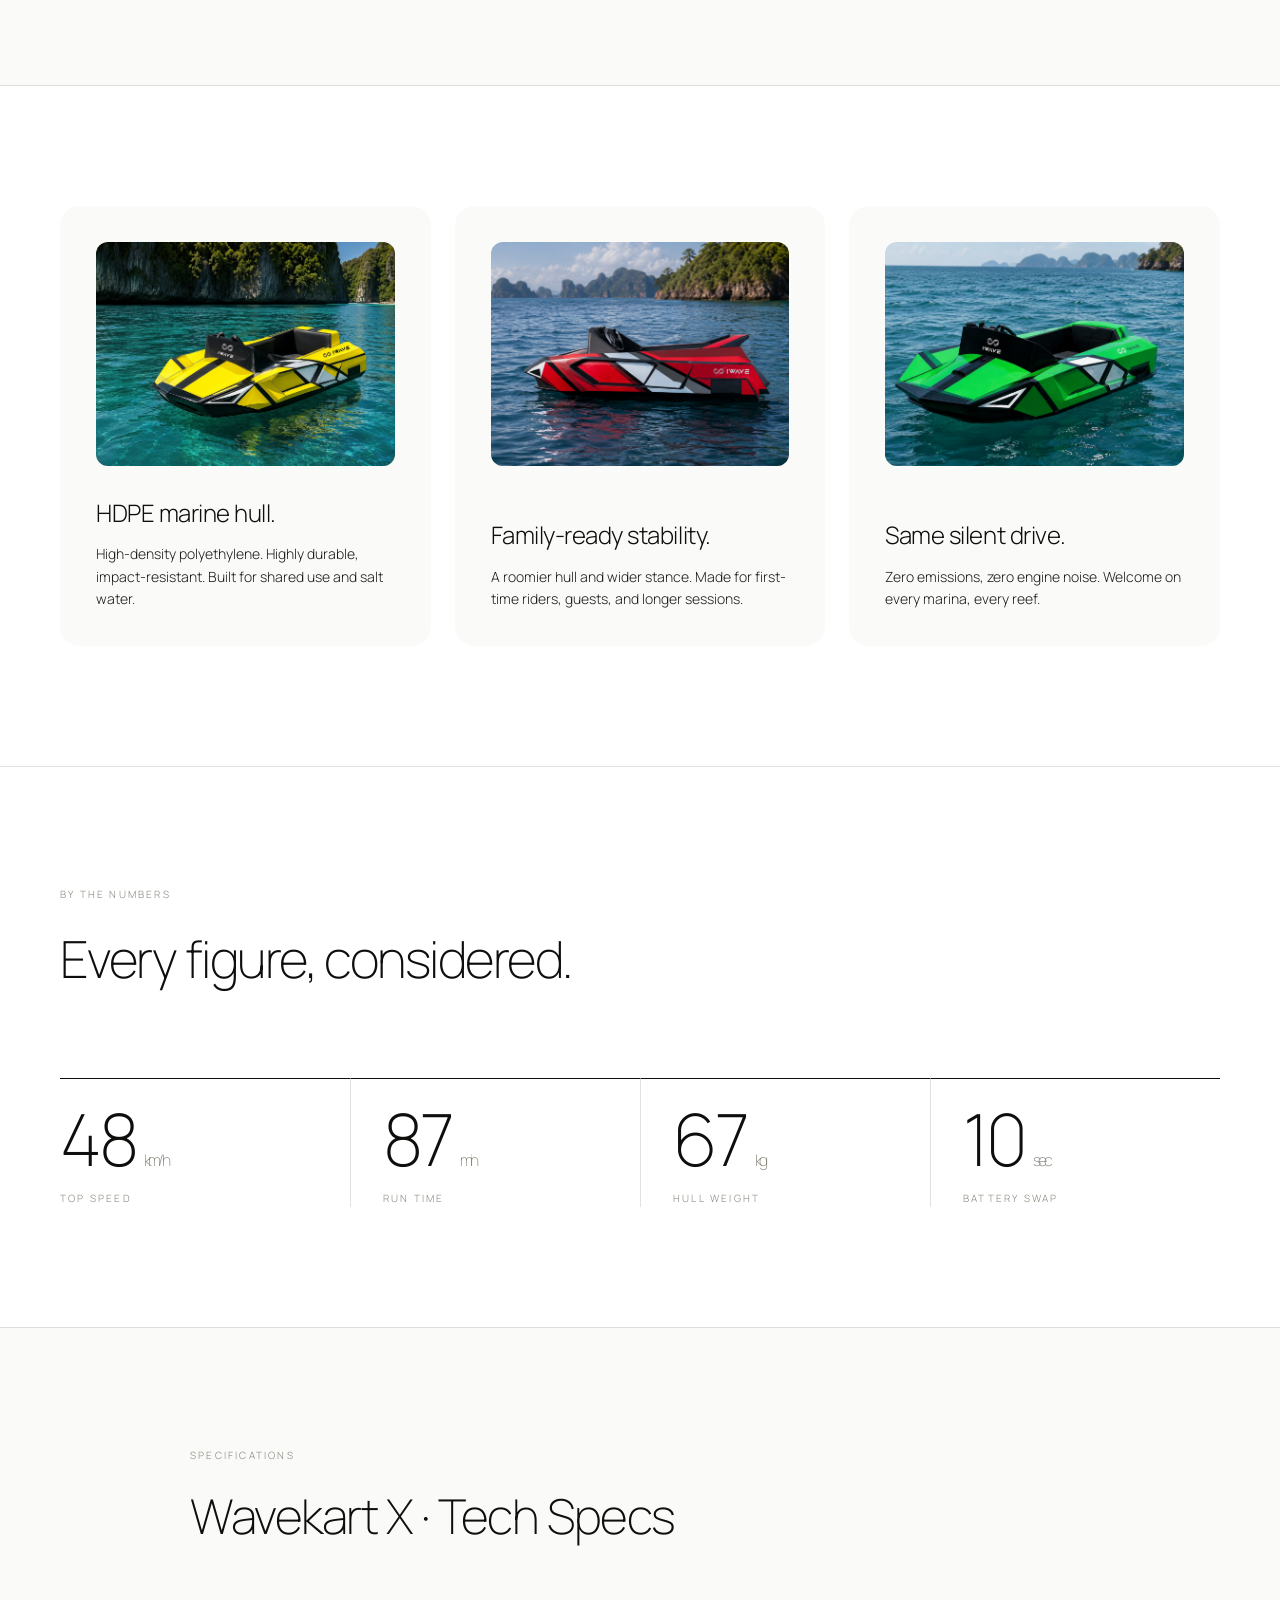
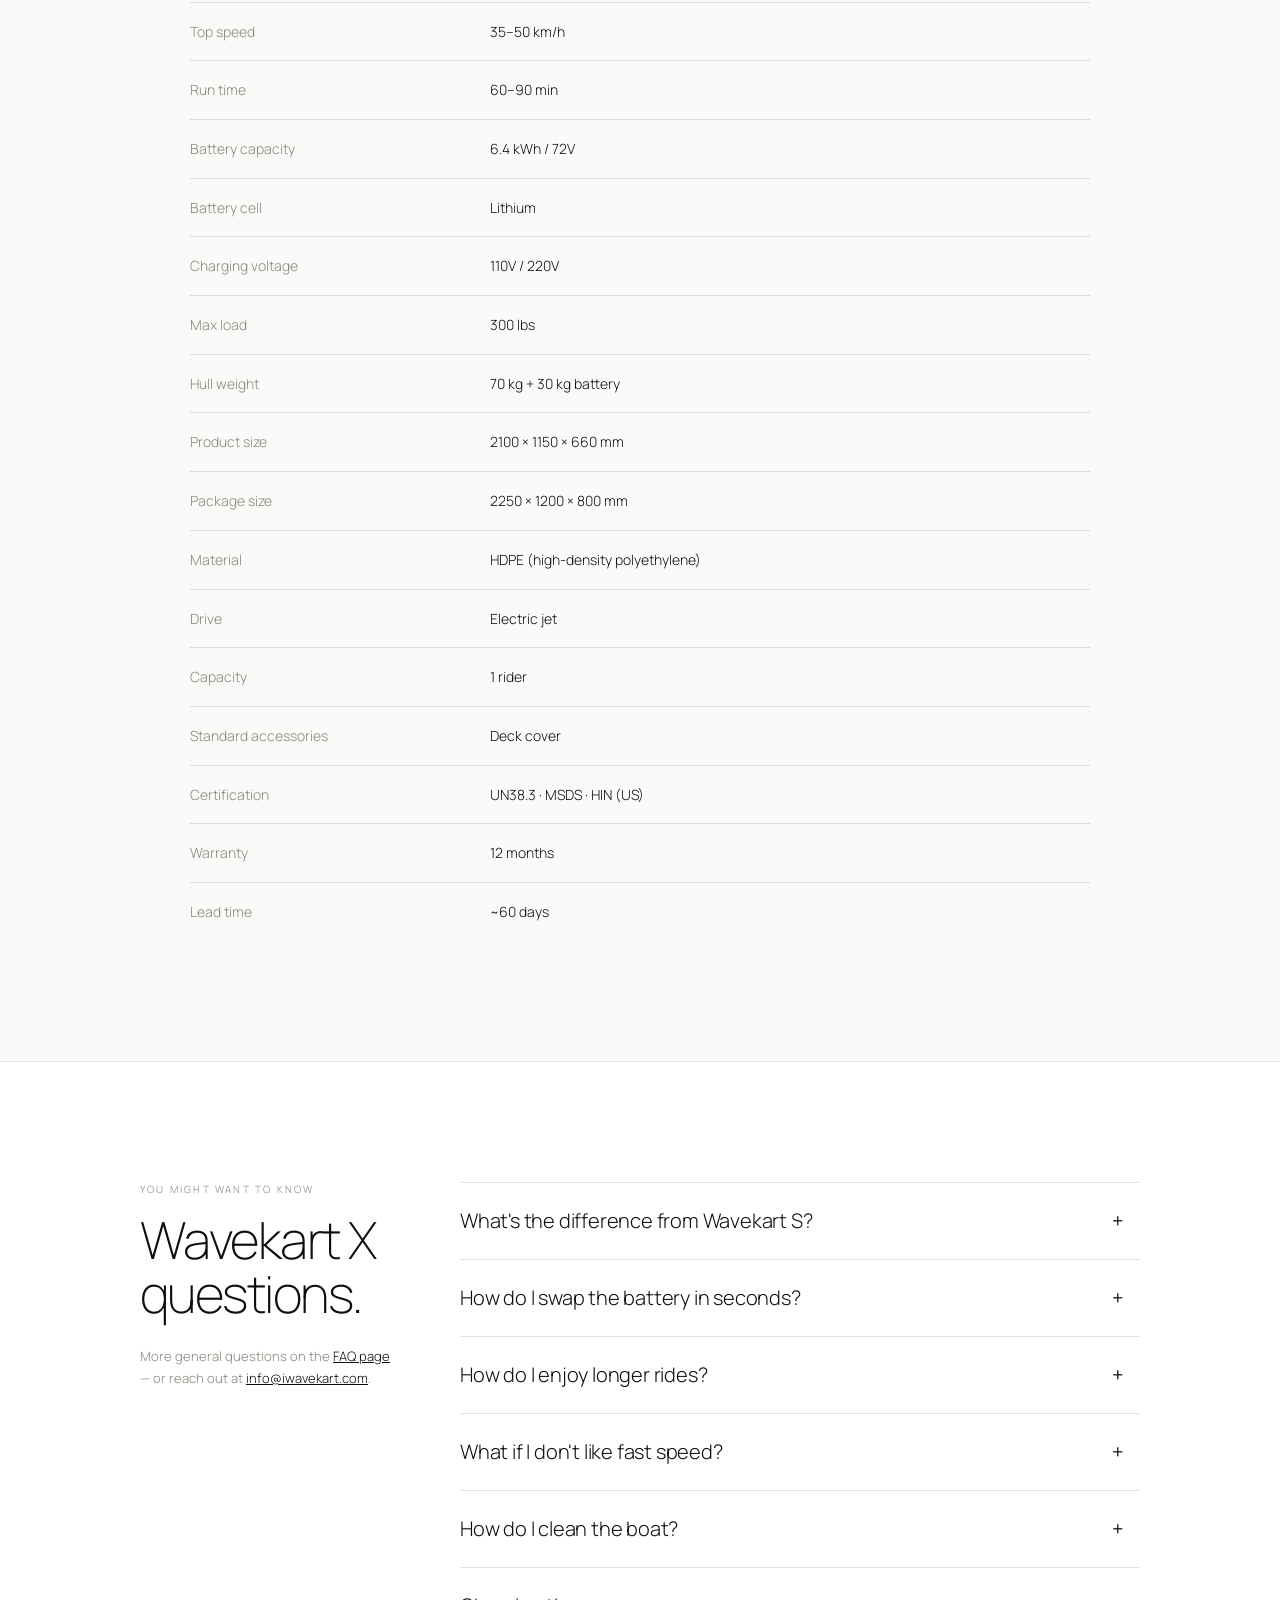
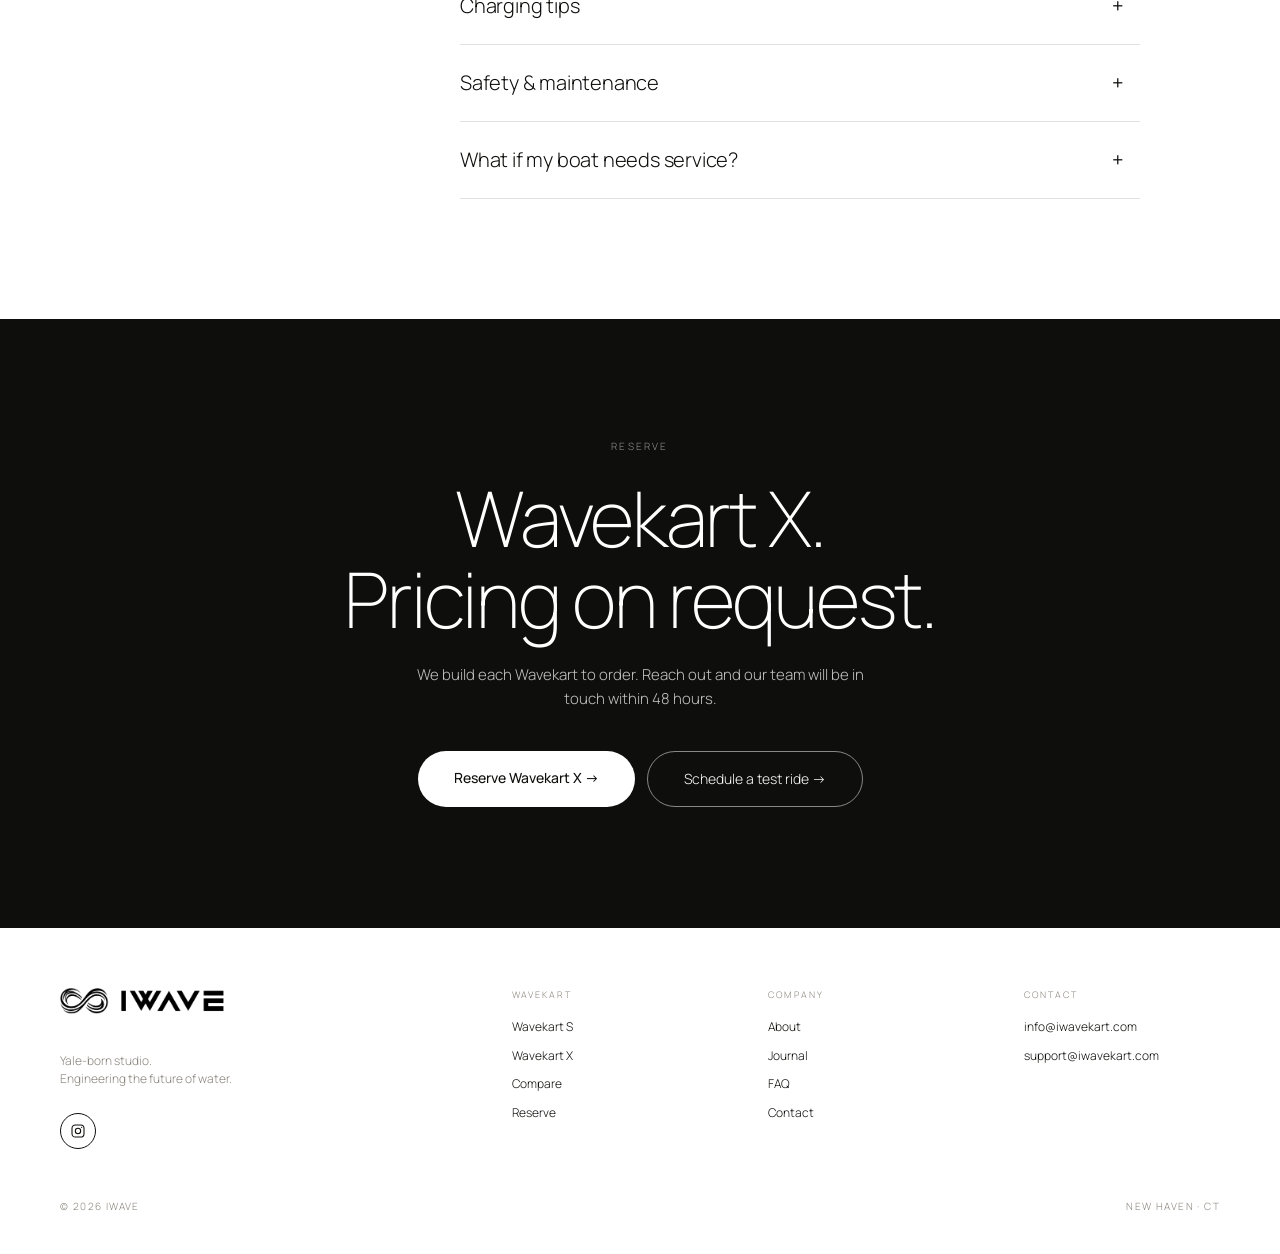
<file: wavekart-x.html>
<!doctype html>
<html lang="en">
<head>
<meta charset="utf-8">
<title>Wavekart X — Family Edition | iwave Wavekart</title>
<meta name="description" content="Wavekart X — the spacious electric water go-kart for resorts, rentals and shared shorelines.">
<meta name="viewport" content="width=device-width,initial-scale=1">
<link rel="preconnect" href="https://fonts.googleapis.com">
<link rel="preconnect" href="https://fonts.gstatic.com" crossorigin>
<link href="https://fonts.googleapis.com/css2?family=Manrope:wght@200;300;400;500;600&family=Cormorant+Garamond:wght@300;400;500&family=JetBrains+Mono:wght@300;400&display=swap" rel="stylesheet">
<link rel="icon" type="image/jpeg" href="assets/favicon.png">
<link rel="stylesheet" href="styles/shared.css">
<style>
  html,body{margin:0;padding:0;background:#fff;color:var(--ink);font-family:'Manrope',system-ui,sans-serif;font-size:14px;line-height:1.55;}
  *{box-sizing:border-box;}
  .faq-item{border-top:1px solid var(--hairline);}
  .faq-q{display:flex;align-items:center;justify-content:space-between;width:100%;padding:24px 0;background:transparent;border:0;cursor:pointer;font-family:inherit;color:var(--ink);text-align:left;}
  .faq-a{font-size:15px;color:var(--ink-2);line-height:1.75;max-width:760px;}
  .faq-a p{margin:0 0 12px;}
  .faq-a ul{margin:0 0 12px;padding-left:20px;}
  .faq-a ol{margin:0 0 12px;padding-left:20px;}
</style>
</head>
<body class="font-body">
<script>window.PAGE_ACTIVE = 'x';</script>

<!-- HERO -->
<section style="padding:80px 60px 40px;text-align:center;">
  <div class="tracked-xl" style="font-size:10px;color:var(--warm-grey);margin-bottom:18px;">SPACIOUS · FAMILY</div>
  <h1 class="font-display" style="font-size:clamp(56px,8vw,120px);line-height:0.95;letter-spacing:-0.04em;font-weight:200;margin:0 0 12px;">Wavekart X</h1>
  <div class="font-serif" style="font-size:22px;font-style:italic;color:var(--warm-grey);margin-bottom:24px;">Family Edition</div>
  <p style="font-size:18px;color:var(--ink-2);max-width:580px;margin:0 auto 36px;line-height:1.5;">
    Ideal for resort rentals and commercial operations — or your private lake. A spacious hull, designed to be shared.
  </p>
  <div style="display:flex;justify-content:center;gap:12px;">
    <a href="mailto:info@iwavekart.com?subject=Reserve%20Wavekart%20X&body=I'm%20interested%20in%20reserving%20a%20Wavekart%20X.%0A%0AName:%0ALocation:%0APreferred%20finish:" style="display:inline-block;padding:14px 28px;border-radius:999px;background:var(--ink);color:#fff;font-family:inherit;font-size:13px;font-weight:500;text-decoration:none;">Reserve Wavekart X →</a>
    <a href="compare.html" style="padding:14px 28px;border-radius:999px;font-size:13px;border:1px solid var(--ink);color:var(--ink);text-decoration:none;">Compare →</a>
  </div>
</section>

<!-- PRODUCT SHOT -->
<section style="padding:20px 60px 60px;">
  <div id="x-viewer" style="position:relative;max-width:1200px;margin:0 auto;aspect-ratio:16/9;background:#FAFAF8;border-radius:24px;overflow:hidden;">
    <img class="kart-photo" id="x-kart-img" src="assets/wavekart/x-blue.png" alt="Wavekart X"
      style="position:absolute;inset:0;width:100%;height:100%;object-fit:contain;">
    <div class="font-mono tracked-sm kart-label" style="position:absolute;bottom:24px;left:24px;font-size:10px;color:var(--warm-grey);z-index:1;">MODEL · X · BLUE</div>
  </div>
  <!-- Color picker -->
  <div style="max-width:1200px;margin:40px auto 0;display:flex;flex-direction:column;align-items:center;gap:14px;">
    <div class="tracked-md" style="font-size:10px;color:var(--warm-grey);">FINISH · <span id="x-finish-label">BLUE</span></div>
    <div id="x-swatches" style="display:flex;gap:12px;"></div>
  </div>
</section>

<!-- BIG STATEMENT -->
<section style="padding:120px 60px;text-align:center;background:#FAFAF8;border-top:1px solid var(--hairline);border-bottom:1px solid var(--hairline);">
  <h2 class="font-display" style="font-size:clamp(40px,5.5vw,80px);font-weight:200;letter-spacing:-0.03em;line-height:1.1;margin:0;max-width:900px;margin-inline:auto;">
    Built for the dock.
  </h2>
</section>

<!-- FEATURE BLOCKS -->
<section style="padding:120px 60px;">
  <div style="display:grid;grid-template-columns:repeat(3,1fr);gap:24px;max-width:1300px;margin:0 auto;">
    <article style="background:#FAFAF8;border-radius:20px;padding:36px;min-height:380px;display:flex;flex-direction:column;justify-content:space-between;">
      <div style="position:relative;aspect-ratio:4/3;border-radius:12px;margin-bottom:28px;overflow:hidden;">
        <div class="iw-placeholder" style="position:absolute;inset:0;"><div class="iw-placeholder-label">FEATURE 01</div></div>
        <img src="assets/wavekart/x-feature-01.jpg" alt="Wavekart X feature 1" style="position:absolute;inset:0;width:100%;height:100%;object-fit:cover;">
      </div>
      <div>
        <h3 class="font-display" style="font-size:24px;font-weight:300;letter-spacing:-0.02em;margin:0 0 12px;">HDPE marine hull.</h3>
        <p style="font-size:14px;color:var(--ink-2);line-height:1.6;margin:0;">High-density polyethylene. Highly durable, impact-resistant. Built for shared use and salt water.</p>
      </div>
    </article>
    <article style="background:#FAFAF8;border-radius:20px;padding:36px;min-height:380px;display:flex;flex-direction:column;justify-content:space-between;">
      <div style="position:relative;aspect-ratio:4/3;border-radius:12px;margin-bottom:28px;overflow:hidden;">
        <div class="iw-placeholder" style="position:absolute;inset:0;"><div class="iw-placeholder-label">FEATURE 02</div></div>
        <img src="assets/wavekart/x-feature-02.jpg" alt="Wavekart X feature 2" style="position:absolute;inset:0;width:100%;height:100%;object-fit:cover;">
      </div>
      <div>
        <h3 class="font-display" style="font-size:24px;font-weight:300;letter-spacing:-0.02em;margin:0 0 12px;">Family-ready stability.</h3>
        <p style="font-size:14px;color:var(--ink-2);line-height:1.6;margin:0;">A roomier hull and wider stance. Made for first-time riders, guests, and longer sessions.</p>
      </div>
    </article>
    <article style="background:#FAFAF8;border-radius:20px;padding:36px;min-height:380px;display:flex;flex-direction:column;justify-content:space-between;">
      <div style="position:relative;aspect-ratio:4/3;border-radius:12px;margin-bottom:28px;overflow:hidden;">
        <div class="iw-placeholder" style="position:absolute;inset:0;"><div class="iw-placeholder-label">FEATURE 03</div></div>
        <img src="assets/wavekart/x-feature-03.jpg" alt="Wavekart X feature 3" style="position:absolute;inset:0;width:100%;height:100%;object-fit:cover;">
      </div>
      <div>
        <h3 class="font-display" style="font-size:24px;font-weight:300;letter-spacing:-0.02em;margin:0 0 12px;">Same silent drive.</h3>
        <p style="font-size:14px;color:var(--ink-2);line-height:1.6;margin:0;">Zero emissions, zero engine noise. Welcome on every marina, every reef.</p>
      </div>
    </article>
  </div>
</section>

<!-- NUMBERS -->
<section style="padding:120px 60px;border-top:1px solid var(--hairline);">
  <div class="tracked-md" style="font-size:10px;color:var(--warm-grey);margin-bottom:16px;">BY THE NUMBERS</div>
  <h2 class="font-display" style="font-size:clamp(36px,4vw,56px);font-weight:200;letter-spacing:-0.03em;margin:0 0 80px;">Every figure, considered.</h2>
  <div style="display:grid;grid-template-columns:repeat(4,1fr);">
    <div style="border-top:1px solid var(--ink);padding-top:24px;padding-right:32px;">
      <div class="font-display" style="font-size:72px;font-weight:200;letter-spacing:-0.04em;line-height:1;display:flex;align-items:baseline;gap:8px;">
        <span data-countup data-to="50">50</span><span style="font-size:16px;color:var(--warm-grey);">km/h</span>
      </div>
      <div class="tracked-md" style="font-size:10px;color:var(--warm-grey);margin-top:16px;">TOP SPEED</div>
    </div>
    <div style="border-top:1px solid var(--ink);padding-top:24px;padding-right:32px;padding-left:32px;border-left:1px solid var(--hairline);">
      <div class="font-display" style="font-size:72px;font-weight:200;letter-spacing:-0.04em;line-height:1;display:flex;align-items:baseline;gap:8px;">
        <span data-countup data-to="90">90</span><span style="font-size:16px;color:var(--warm-grey);">min</span>
      </div>
      <div class="tracked-md" style="font-size:10px;color:var(--warm-grey);margin-top:16px;">RUN TIME</div>
    </div>
    <div style="border-top:1px solid var(--ink);padding-top:24px;padding-right:32px;padding-left:32px;border-left:1px solid var(--hairline);">
      <div class="font-display" style="font-size:72px;font-weight:200;letter-spacing:-0.04em;line-height:1;display:flex;align-items:baseline;gap:8px;">
        <span data-countup data-to="70">70</span><span style="font-size:16px;color:var(--warm-grey);">kg</span>
      </div>
      <div class="tracked-md" style="font-size:10px;color:var(--warm-grey);margin-top:16px;">HULL WEIGHT</div>
    </div>
    <div style="border-top:1px solid var(--ink);padding-top:24px;padding-left:32px;border-left:1px solid var(--hairline);">
      <div class="font-display" style="font-size:72px;font-weight:200;letter-spacing:-0.04em;line-height:1;display:flex;align-items:baseline;gap:8px;">
        <span data-countup data-to="10">10</span><span style="font-size:16px;color:var(--warm-grey);">sec</span>
      </div>
      <div class="tracked-md" style="font-size:10px;color:var(--warm-grey);margin-top:16px;">BATTERY SWAP</div>
    </div>
  </div>
</section>

<!-- SPEC TABLE -->
<section style="padding:120px 60px;background:#FAFAF8;border-top:1px solid var(--hairline);">
  <div style="max-width:900px;margin:0 auto;">
    <div class="tracked-md" style="font-size:10px;color:var(--warm-grey);margin-bottom:16px;">SPECIFICATIONS</div>
    <h2 class="font-display" style="font-size:clamp(32px,4vw,48px);font-weight:200;letter-spacing:-0.03em;margin:0 0 48px;">Wavekart X · Tech Specs</h2>
    <dl class="iw-spec-dl" style="margin:0;">
      <div style="display:grid;grid-template-columns:1fr 2fr;padding:18px 0;border-top:1px solid var(--hairline);font-size:14px;"><dt style="color:var(--warm-grey);">Top speed</dt><dd style="margin:0;">35–50 km/h</dd></div>
      <div style="display:grid;grid-template-columns:1fr 2fr;padding:18px 0;border-top:1px solid var(--hairline);font-size:14px;"><dt style="color:var(--warm-grey);">Run time</dt><dd style="margin:0;">60–90 min</dd></div>
      <div style="display:grid;grid-template-columns:1fr 2fr;padding:18px 0;border-top:1px solid var(--hairline);font-size:14px;"><dt style="color:var(--warm-grey);">Battery capacity</dt><dd style="margin:0;">6.4 kWh / 72V</dd></div>
      <div style="display:grid;grid-template-columns:1fr 2fr;padding:18px 0;border-top:1px solid var(--hairline);font-size:14px;"><dt style="color:var(--warm-grey);">Battery cell</dt><dd style="margin:0;">Lithium</dd></div>
      <div style="display:grid;grid-template-columns:1fr 2fr;padding:18px 0;border-top:1px solid var(--hairline);font-size:14px;"><dt style="color:var(--warm-grey);">Charging voltage</dt><dd style="margin:0;">110V / 220V</dd></div>
      <div style="display:grid;grid-template-columns:1fr 2fr;padding:18px 0;border-top:1px solid var(--hairline);font-size:14px;"><dt style="color:var(--warm-grey);">Max load</dt><dd style="margin:0;">300 lbs</dd></div>
      <div style="display:grid;grid-template-columns:1fr 2fr;padding:18px 0;border-top:1px solid var(--hairline);font-size:14px;"><dt style="color:var(--warm-grey);">Hull weight</dt><dd style="margin:0;">70 kg + 30 kg battery</dd></div>
      <div style="display:grid;grid-template-columns:1fr 2fr;padding:18px 0;border-top:1px solid var(--hairline);font-size:14px;"><dt style="color:var(--warm-grey);">Product size</dt><dd style="margin:0;">2100 × 1150 × 660 mm</dd></div>
      <div style="display:grid;grid-template-columns:1fr 2fr;padding:18px 0;border-top:1px solid var(--hairline);font-size:14px;"><dt style="color:var(--warm-grey);">Package size</dt><dd style="margin:0;">2250 × 1200 × 800 mm</dd></div>
      <div style="display:grid;grid-template-columns:1fr 2fr;padding:18px 0;border-top:1px solid var(--hairline);font-size:14px;"><dt style="color:var(--warm-grey);">Material</dt><dd style="margin:0;">HDPE (high-density polyethylene)</dd></div>
      <div style="display:grid;grid-template-columns:1fr 2fr;padding:18px 0;border-top:1px solid var(--hairline);font-size:14px;"><dt style="color:var(--warm-grey);">Drive</dt><dd style="margin:0;">Electric jet</dd></div>
      <div style="display:grid;grid-template-columns:1fr 2fr;padding:18px 0;border-top:1px solid var(--hairline);font-size:14px;"><dt style="color:var(--warm-grey);">Capacity</dt><dd style="margin:0;">1 rider</dd></div>
      <div style="display:grid;grid-template-columns:1fr 2fr;padding:18px 0;border-top:1px solid var(--hairline);font-size:14px;"><dt style="color:var(--warm-grey);">Standard accessories</dt><dd style="margin:0;">Deck cover</dd></div>
      <div style="display:grid;grid-template-columns:1fr 2fr;padding:18px 0;border-top:1px solid var(--hairline);font-size:14px;"><dt style="color:var(--warm-grey);">Certification</dt><dd style="margin:0;">UN38.3 · MSDS · HIN (US)</dd></div>
      <div style="display:grid;grid-template-columns:1fr 2fr;padding:18px 0;border-top:1px solid var(--hairline);font-size:14px;"><dt style="color:var(--warm-grey);">Warranty</dt><dd style="margin:0;">12 months</dd></div>
      <div style="display:grid;grid-template-columns:1fr 2fr;padding:18px 0;border-top:1px solid var(--hairline);font-size:14px;"><dt style="color:var(--warm-grey);">Lead time</dt><dd style="margin:0;">~60 days</dd></div>
    </dl>
  </div>
</section>

<!-- FAQ -->
<section style="padding:120px 60px;border-top:1px solid var(--hairline);">
  <div style="max-width:1000px;margin:0 auto;display:grid;grid-template-columns:260px 1fr;gap:60px;">
    <div>
      <div class="tracked-md" style="font-size:10px;color:var(--warm-grey);margin-bottom:16px;">YOU MIGHT WANT TO KNOW</div>
      <h2 class="font-display" style="font-size:clamp(36px,4vw,56px);font-weight:200;letter-spacing:-0.03em;line-height:1.05;margin:0 0 24px;">
        Wavekart X<br>questions.
      </h2>
      <p style="font-size:13px;color:var(--warm-grey);line-height:1.7;margin:0;">
        More general questions on the <a href="faq.html" style="color:var(--ink);">FAQ page</a> — or reach out at <a href="mailto:info@iwavekart.com" style="color:var(--ink);">info@iwavekart.com</a>.
      </p>
    </div>
    <div>
      <div class="faq-item">
        <button class="faq-q">
          <span class="font-display" style="font-size:20px;font-weight:300;letter-spacing:-0.01em;padding-right:24px;">What's the difference from Wavekart S?</span>
          <span class="faq-icon" style="width:28px;height:28px;flex:0 0 28px;position:relative;font-size:20px;color:var(--ink);">+</span>
        </button>
        <div class="faq-a">
          <p>Both models deliver the same signature Wavekart experience — fast, fun, and incredibly intuitive. The difference comes down to size, material, and usage style.</p>
          <p><strong style="color:var(--ink);font-weight:500;">Wavekart X</strong> is larger, roomier, and built with HDPE (high-density polyethylene). Highly durable and impact-resistant — perfect for rental operations and family use.</p>
          <p><strong style="color:var(--ink);font-weight:500;">Wavekart S</strong> is more compact and lightweight, with a fiberglass body for a sleek, premium finish. Ideal for private owners and luxury resorts. It also fits in most SUV trunks and can be carried by two adults.</p>
          <p>Both share the same core performance — choose the one that best fits your lifestyle or business.</p>
        </div>
      </div>
      <div class="faq-item">
        <button class="faq-q">
          <span class="font-display" style="font-size:20px;font-weight:300;letter-spacing:-0.01em;padding-right:24px;">How do I swap the battery in seconds?</span>
          <span class="faq-icon" style="width:28px;height:28px;flex:0 0 28px;position:relative;font-size:20px;color:var(--ink);">+</span>
        </button>
        <div class="faq-a">
          <p>Swapping batteries is quick and simple:</p>
          <ol>
            <li>Turn off the boat.</li>
            <li>Open the battery box, lift out the battery, and insert a fully charged one.</li>
            <li>Close the box securely — you're ready to go.</li>
          </ol>
          <p><em>Pro tip:</em> always double-check the battery seal to keep your boat protected.</p>
        </div>
      </div>
      <div class="faq-item">
        <button class="faq-q">
          <span class="font-display" style="font-size:20px;font-weight:300;letter-spacing:-0.01em;padding-right:24px;">How do I enjoy longer rides?</span>
          <span class="faq-icon" style="width:28px;height:28px;flex:0 0 28px;position:relative;font-size:20px;color:var(--ink);">+</span>
        </button>
        <div class="faq-a">
          <p>The battery lasts approximately 60–90 minutes under continuous riding. In real life, you're rarely holding the throttle non-stop — cruising, drifting, and pausing extend that significantly.</p>
          <p>In our test rides, groups of 4–5 people take 10–15 minute turns each and easily enjoy 2–4 rounds on a single battery.</p>
          <p>For intense riders or families who love to share, we recommend a second battery. Swapping takes just minutes — and the fun continues all day.</p>
        </div>
      </div>
      <div class="faq-item">
        <button class="faq-q">
          <span class="font-display" style="font-size:20px;font-weight:300;letter-spacing:-0.01em;padding-right:24px;">What if I don't like fast speed?</span>
          <span class="faq-icon" style="width:28px;height:28px;flex:0 0 28px;position:relative;font-size:20px;color:var(--ink);">+</span>
        </button>
        <div class="faq-a">
          <p>Your boat adapts to your mood. Glide slowly to enjoy the view, or push the throttle for a go-kart-on-water experience. Ride at your own pace — the experience is yours to create.</p>
          <p style="font-size:13px;color:var(--warm-grey);"><em>Safety:</em> in most regions, minors must be accompanied by an adult. Please check local regulations and ride responsibly.</p>
        </div>
      </div>
      <div class="faq-item">
        <button class="faq-q">
          <span class="font-display" style="font-size:20px;font-weight:300;letter-spacing:-0.01em;padding-right:24px;">How do I clean the boat?</span>
          <span class="faq-icon" style="width:28px;height:28px;flex:0 0 28px;position:relative;font-size:20px;color:var(--ink);">+</span>
        </button>
        <div class="faq-a">
          <p>Rinse with fresh water after every ride. Avoid high-pressure washers on electronic components. For the body, use a soft cloth and mild detergent — treat it like your favorite car or sports gear.</p>
        </div>
      </div>
      <div class="faq-item">
        <button class="faq-q">
          <span class="font-display" style="font-size:20px;font-weight:300;letter-spacing:-0.01em;padding-right:24px;">Charging tips</span>
          <span class="faq-icon" style="width:28px;height:28px;flex:0 0 28px;position:relative;font-size:20px;color:var(--ink);">+</span>
        </button>
        <div class="faq-a">
          <ul>
            <li>Always use the original charger provided. Connect the charger before plugging it into the outlet.</li>
            <li>Charge in a cool, dry place away from direct sunlight.</li>
            <li>Do not leave the battery on charge unattended for extended periods.</li>
          </ul>
        </div>
      </div>
      <div class="faq-item">
        <button class="faq-q">
          <span class="font-display" style="font-size:20px;font-weight:300;letter-spacing:-0.01em;padding-right:24px;">Safety &amp; maintenance</span>
          <span class="faq-icon" style="width:28px;height:28px;flex:0 0 28px;position:relative;font-size:20px;color:var(--ink);">+</span>
        </button>
        <div class="faq-a">
          <ul>
            <li>Perform a pre-ride check for loose components or visible damage.</li>
            <li>Store the boat in a shaded area or indoors when not in use.</li>
            <li>If any issues occur (e.g. power failure, controller pairing), refer to the user manual or contact our support team.</li>
          </ul>
        </div>
      </div>
      <div class="faq-item">
        <button class="faq-q">
          <span class="font-display" style="font-size:20px;font-weight:300;letter-spacing:-0.01em;padding-right:24px;">What if my boat needs service?</span>
          <span class="faq-icon" style="width:28px;height:28px;flex:0 0 28px;position:relative;font-size:20px;color:var(--ink);">+</span>
        </button>
        <div class="faq-a">
          <p>Every boat comes with a 12-month warranty. If something breaks, we ship replacement parts free of charge to your address or directly to your service provider.</p>
          <p>After the warranty expires, we continue to supply replacement parts at fair prices so you can keep enjoying your boat for years.</p>
          <p>Choose how to handle repairs: follow our step-by-step video guides yourself, or bring it to an authorized service provider — either way, our team is here to help.</p>
        </div>
      </div>
      <div style="border-top:1px solid var(--hairline);"></div>
    </div>
  </div>
</section>

<!-- FINAL CTA -->
<section style="padding:120px 60px;background:var(--ink);color:#fff;text-align:center;">
  <div class="tracked-md" style="font-size:10px;opacity:.55;margin-bottom:24px;">RESERVE</div>
  <h2 class="font-display" style="font-size:clamp(40px,6vw,88px);font-weight:200;letter-spacing:-0.03em;line-height:1.05;margin:0 0 24px;">
    Wavekart X.<br>Pricing on request.
  </h2>
  <p style="opacity:.75;max-width:480px;margin:0 auto 40px;font-size:15px;line-height:1.6;">
    We build each Wavekart to order. Reach out and our team will be in touch within 48 hours.
  </p>
  <div style="display:flex;justify-content:center;gap:12px;flex-wrap:wrap;">
    <a href="mailto:info@iwavekart.com?subject=Reserve%20Wavekart%20X&body=I'm%20interested%20in%20reserving%20a%20Wavekart%20X.%0A%0AName:%0ALocation:%0APreferred%20finish:" style="display:inline-block;padding:16px 36px;border-radius:999px;background:#fff;color:var(--ink);font-family:inherit;font-size:14px;font-weight:500;text-decoration:none;">Reserve Wavekart X →</a>
    <a href="mailto:info@iwavekart.com?subject=Schedule%20a%20Wavekart%20X%20test%20ride" style="display:inline-block;padding:16px 36px;border-radius:999px;background:transparent;color:#fff;border:1px solid rgba(255,255,255,.5);font-family:inherit;font-size:14px;text-decoration:none;">Schedule a test ride →</a>
  </div>
</section>

<script src="shared.js" defer></script>
<script>
document.addEventListener('DOMContentLoaded', function() {
  var COLORS = [
    { name: 'BLUE',   hex: '#1AB6EF', slug: 'blue'   },
    { name: 'YELLOW', hex: '#F8F31E', slug: 'yellow' },
    { name: 'RED',    hex: '#DC2626', slug: 'red'    },
    { name: 'GREEN',  hex: '#13C633', slug: 'green'  },
    { name: 'PINK',   hex: '#EC4899', slug: 'pink'   },
    { name: 'GREY',   hex: '#C9C8CE', slug: 'grey'   },
  ];
  var current = COLORS[0];
  var swatchContainer = document.getElementById('x-swatches');
  var finishLabel = document.getElementById('x-finish-label');
  var img = document.getElementById('x-kart-img');

  var kartLabel = document.querySelector('#x-viewer .kart-label');

  function setColor(c) {
    current = c;
    if (finishLabel) finishLabel.textContent = c.name;
    if (img) img.src = 'assets/wavekart/x-' + c.slug + '.png';
    if (kartLabel) kartLabel.textContent = 'MODEL · X · ' + c.name;
    swatchContainer.querySelectorAll('button').forEach(function(btn) {
      btn.style.border = btn.dataset.slug === c.slug ? '2px solid var(--ink)' : '1px solid var(--hairline)';
      btn.style.outline = btn.dataset.slug === c.slug ? '1px solid var(--ink)' : '';
      btn.style.outlineOffset = '3px';
    });
  }

  COLORS.forEach(function(c) {
    var btn = document.createElement('button');
    btn.dataset.slug = c.slug;
    btn.title = c.name;
    btn.style.cssText = 'width:34px;height:34px;border-radius:50%;padding:0;cursor:pointer;transition:all .2s;';
    btn.style.background = c.hex;
    btn.addEventListener('click', function() { setColor(c); });
    swatchContainer.appendChild(btn);
  });

  setColor(COLORS[0]);
});
</script>
</body>
</html>
</file>
<file: styles/shared.css>
/* iwave Wavekart — shared luxury system */

html { overflow-x: clip; }
body { overflow-x: hidden; max-width: 100%; }

:root {
  --ivory: #F4F1EC;
  --ivory-2: #EBE6DD;
  --ink: #0E0E0C;
  --ink-2: #1A1A17;
  --warm-grey: #8A857C;
  --warm-grey-2: #C8C2B6;
  --hairline: rgba(14,14,12,.12);
  --hairline-light: rgba(244,241,236,.16);
  --accent-brass: #9B7E4A;
  --accent-bronze: #6E5A3A;
}

@import url('https://fonts.googleapis.com/css2?family=Manrope:wght@200;300;400;500;600&family=Cormorant+Garamond:wght@300;400;500&family=JetBrains+Mono:wght@300;400&display=swap');

.font-display { font-family: 'Manrope', system-ui, sans-serif; font-weight: 200; letter-spacing: -0.02em; }
.font-body    { font-family: 'Manrope', system-ui, sans-serif; font-weight: 300; }
.font-serif   { font-family: 'Cormorant Garamond', Georgia, serif; font-weight: 300; }
.font-mono    { font-family: 'JetBrains Mono', ui-monospace, monospace; font-weight: 300; }

.tracked-xl { letter-spacing: 0.42em; text-transform: uppercase; }
.tracked-lg { letter-spacing: 0.32em; text-transform: uppercase; }
.tracked-md { letter-spacing: 0.22em; text-transform: uppercase; }
.tracked-sm { letter-spacing: 0.14em; text-transform: uppercase; }

* { box-sizing: border-box; }

/* Placeholder pattern for any "image goes here" panels */
.iw-placeholder {
  background:
    repeating-linear-gradient(
      135deg,
      transparent 0,
      transparent 18px,
      rgba(0,0,0,0.04) 18px,
      rgba(0,0,0,0.04) 19px
    ),
    linear-gradient(180deg, #e9e3d8, #d8d1c2);
  position: relative;
  overflow: hidden;
}
.iw-placeholder.dark {
  background:
    repeating-linear-gradient(
      135deg,
      transparent 0,
      transparent 18px,
      rgba(255,255,255,0.04) 18px,
      rgba(255,255,255,0.04) 19px
    ),
    linear-gradient(180deg, #1a1a17, #0e0e0c);
}
.iw-placeholder .iw-placeholder-label {
  position: absolute;
  inset: 0;
  display: flex;
  align-items: center;
  justify-content: center;
  font-family: 'JetBrains Mono', monospace;
  font-size: 11px;
  letter-spacing: 0.18em;
  text-transform: uppercase;
  color: rgba(14,14,12,.55);
}
.iw-placeholder.dark .iw-placeholder-label { color: rgba(244,241,236,.55); }

/* The "video" hero — animated water lines instead of an actual video */
.iw-water {
  position: relative;
  overflow: hidden;
  isolation: isolate;
}
.iw-water::before, .iw-water::after {
  content: '';
  position: absolute;
  inset: -20% -10% -10% -10%;
  background:
    radial-gradient(ellipse 60% 40% at 30% 70%, rgba(255,255,255,.08), transparent 60%),
    radial-gradient(ellipse 80% 50% at 70% 30%, rgba(155,126,74,.18), transparent 65%),
    linear-gradient(180deg, #0a1620 0%, #08111a 50%, #060c14 100%);
  z-index: -2;
}
.iw-water::after {
  background:
    repeating-linear-gradient(
      100deg,
      transparent 0 8px,
      rgba(255,255,255,.04) 8px 9px,
      transparent 9px 24px
    );
  z-index: -1;
  animation: iw-wave 12s linear infinite;
}
@keyframes iw-wave {
  0% { transform: translateX(0); }
  100% { transform: translateX(-40px); }
}

/* The kart silhouette — drawn with CSS, no SVG complexity */
.iw-kart {
  --kart-color: #d9d4c8;
  --kart-shadow: rgba(0,0,0,.4);
  position: relative;
  width: 100%;
  aspect-ratio: 16/9;
  display: flex;
  align-items: center;
  justify-content: center;
}
.iw-kart-body {
  position: relative;
  width: 62%;
  height: 38%;
  background: var(--kart-color);
  border-radius: 50% 50% 14% 14% / 60% 60% 18% 18%;
  box-shadow:
    inset 0 -8px 20px rgba(0,0,0,.18),
    inset 0 4px 8px rgba(255,255,255,.4),
    0 30px 60px -20px var(--kart-shadow);
  transform: skewX(-3deg);
}
.iw-kart-body::before {
  /* cockpit */
  content: '';
  position: absolute;
  top: 18%;
  left: 30%;
  width: 40%;
  height: 50%;
  background: var(--ink);
  border-radius: 50% 50% 30% 30% / 80% 80% 30% 30%;
  opacity: .85;
}
.iw-kart-body::after {
  /* spray under */
  content: '';
  position: absolute;
  bottom: -22%;
  left: -10%;
  right: -10%;
  height: 26%;
  background: radial-gradient(ellipse at 50% 0%, rgba(255,255,255,.4), transparent 70%);
  filter: blur(3px);
}

/* Smooth scrolling for the inner artboard frames */
.iw-frame {
  scroll-behavior: smooth;
  scrollbar-width: thin;
  scrollbar-color: rgba(0,0,0,.18) transparent;
}
.iw-frame::-webkit-scrollbar { width: 6px; }
.iw-frame::-webkit-scrollbar-thumb { background: rgba(0,0,0,.18); border-radius: 3px; }

/* Hairline rule */
.iw-rule { height: 1px; background: var(--hairline); border: 0; }
.iw-rule.light { background: var(--hairline-light); }

/* ── MOBILE ─────────────────────────────────────────── */
@media (max-width: 767px) {

  /* Prevent any element from busting out of viewport */
  * { min-width: 0; }
  img, video, iframe { max-width: 100%; }

  /* Feature cards: compact photo and padding on mobile */
  [style*="grid-template-columns:repeat(3,1fr)"] article { padding: 20px !important; min-height: 0 !important; }
  [style*="grid-template-columns:repeat(3,1fr)"] article [style*="aspect-ratio:4/3"] { aspect-ratio: 16/9 !important; margin-bottom: 16px !important; }

  /* FAQ / Q&A */
  .faq-q { padding: 16px 0 !important; }
  .faq-q span[style*="font-size:20px"] { font-size: 15px !important; }
  .faq-a { font-size: 13px !important; line-height: 1.65 !important; }

  /* Nav */
  .iw-nav-logo { height: 24px !important; }

  /* Section horizontal padding — overrides all inline padding:Xpx 60px */
  section { padding-left: 20px !important; padding-right: 20px !important; }

  /* ── Grid overrides via attribute selectors ── */
  /* 3-col → 1-col */
  [style*="grid-template-columns:repeat(3,1fr)"] { grid-template-columns: 1fr !important; }
  /* 4-col → 2-col */
  [style*="grid-template-columns:repeat(4,1fr)"] { grid-template-columns: repeat(2,1fr) !important; }
  /* 5-col → 2-col */
  [style*="grid-template-columns:repeat(5,1fr)"] { grid-template-columns: repeat(2,1fr) !important; }
  /* 2-col equal → 1-col */
  [style*="grid-template-columns:1fr 1fr"]       { grid-template-columns: 1fr !important; }
  [style*="grid-template-columns:1fr 2fr"]       { grid-template-columns: 1fr !important; }
  [style*="grid-template-columns:2fr 1fr"]       { grid-template-columns: 1fr !important; }
  [style*="grid-template-columns:1.2fr 1fr"]     { grid-template-columns: 1fr !important; }
  [style*="grid-template-columns:1fr 1.4fr"]     { grid-template-columns: 1fr !important; }
  [style*="grid-template-columns:1.4fr 1fr 1fr"] { grid-template-columns: 1fr !important; }
  /* Fixed-width sidebar → full width */
  [style*="grid-template-columns:260px 1fr"]     { grid-template-columns: 1fr !important; }
  [style*="grid-template-columns:220px 1fr"]     { grid-template-columns: 1fr !important; }
  /* Footer 4-col → 2-col (handled by class) */
  .iw-footer { grid-template-columns: 1fr 1fr !important; gap: 24px !important; padding: 32px 20px 20px !important; }
  .iw-footer-bottom { padding: 12px 20px 28px !important; }

  /* Lifestyle GIFs: 2-col with shorter aspect ratio */
  .iw-lifestyle-grid { grid-template-columns: repeat(2,1fr) !important; }
  .iw-lifestyle-grid [style*="aspect-ratio:4/5"] { aspect-ratio: 4/3 !important; }

  /* Spec strip: wrap cleanly, hide separator dots */
  .iw-spec-strip { flex-wrap: wrap !important; gap: 6px 16px !important; padding: 14px 20px !important; justify-content: center !important; }
  .iw-spec-strip span:nth-child(even) { display: none !important; }

  /* 2-col equal → 1-col (repeat variant) */
  [style*="grid-template-columns:repeat(2,1fr)"] { grid-template-columns: 1fr !important; }

  /* Large stat numbers → smaller on mobile */
  [style*="font-size:72px"] { font-size: 42px !important; }
  [style*="font-size:80px"] { font-size: 42px !important; }

  /* Section vertical padding — cap tall desktop sections */
  section[style*="padding:120px"] { padding-top: 60px !important; padding-bottom: 60px !important; }
  section[style*="padding:100px"] { padding-top: 52px !important; padding-bottom: 52px !important; }

  /* Spec table: 2-col stat cards instead of single-column rows */
  .iw-spec-dl { display: grid !important; grid-template-columns: 1fr 1fr !important; }
  .iw-spec-dl > div {
    display: flex !important; flex-direction: column !important; gap: 6px !important;
    padding: 14px 10px !important; border-top: 1px solid var(--hairline) !important;
    border-left: none !important;
  }
  .iw-spec-dl > div:nth-child(even) { border-left: 1px solid var(--hairline) !important; }
  .iw-spec-dl dt { font-size: 10px !important; color: var(--warm-grey) !important; letter-spacing: 0.04em !important; }
  .iw-spec-dl dd { font-size: 13px !important; color: var(--ink) !important; font-weight: 400 !important; margin: 0 !important; }

  /* Compare table: fit full 3-col on screen, no scroll */
  .iw-compare-table { overflow-x: visible !important; }
  .iw-compare-table [style*="grid-template-columns:1.4fr 1fr 1fr"] {
    grid-template-columns: 1fr 1.1fr 1.1fr !important;
    min-width: 0 !important;
    column-gap: 6px !important;
  }
  .iw-compare-table [style*="font-size:14px"] { font-size: 11px !important; padding: 10px 0 !important; }
  .iw-compare-table [style*="font-size:13px"] { font-size: 11px !important; }

  /* ── Collapsed grid border fixes ──────────────────────── */
  /* 4-col → 2-col: remove stray left borders, normalize inline padding */
  [style*="grid-template-columns:repeat(4,1fr)"] > div { border-left: none !important; padding-left: 0 !important; padding-right: 0 !important; }
  [style*="grid-template-columns:repeat(4,1fr)"] > div:nth-child(even) { border-left: 1px solid var(--hairline) !important; padding-left: 16px !important; }
  [style*="grid-template-columns:repeat(4,1fr)"] > div:nth-child(n+3) { border-top: 1px solid var(--hairline) !important; }

  /* 5-col → 2-col: same pattern, hairline-light for dark-bg sections */
  [style*="grid-template-columns:repeat(5,1fr)"] > div { border-left: none !important; }
  [style*="grid-template-columns:repeat(5,1fr)"] > div:nth-child(even) { border-left: 1px solid var(--hairline-light) !important; }
  [style*="grid-template-columns:repeat(5,1fr)"] > div:nth-child(n+3) { border-top: 1px solid var(--hairline-light) !important; }
  /* 5-item orphan row: close off item 4 bottom and item 5 right */
  [style*="grid-template-columns:repeat(5,1fr)"] > div:nth-child(4) { border-bottom: 1px solid var(--hairline-light) !important; }
  [style*="grid-template-columns:repeat(5,1fr)"] > div:nth-child(5) { border-right: 1px solid var(--hairline-light) !important; }

  /* 3-col → 1-col: remove left borders, add top separator between stacked items */
  [style*="grid-template-columns:repeat(3,1fr)"] > div { border-left: none !important; }
  [style*="grid-template-columns:repeat(3,1fr)"] > div + div { border-top: 1px solid var(--hairline) !important; }

  /* Product/about by-numbers h2 gap */
  h2[style*="margin:0 0 80px"] { margin-bottom: 36px !important; }

  /* Header inner */
  .iw-header-inner { padding: 10px 16px !important; }
  .iw-nav          { display: none !important; }
  .iw-nav-ig       { display: none !important; }
}

/* Number reveal */
@keyframes iw-fade-up {
  0% { opacity: 0; transform: translateY(12px); }
  100% { opacity: 1; transform: translateY(0); }
}
.iw-fade-in { animation: iw-fade-up .9s cubic-bezier(.2,.7,.3,1) both; }
</file>
